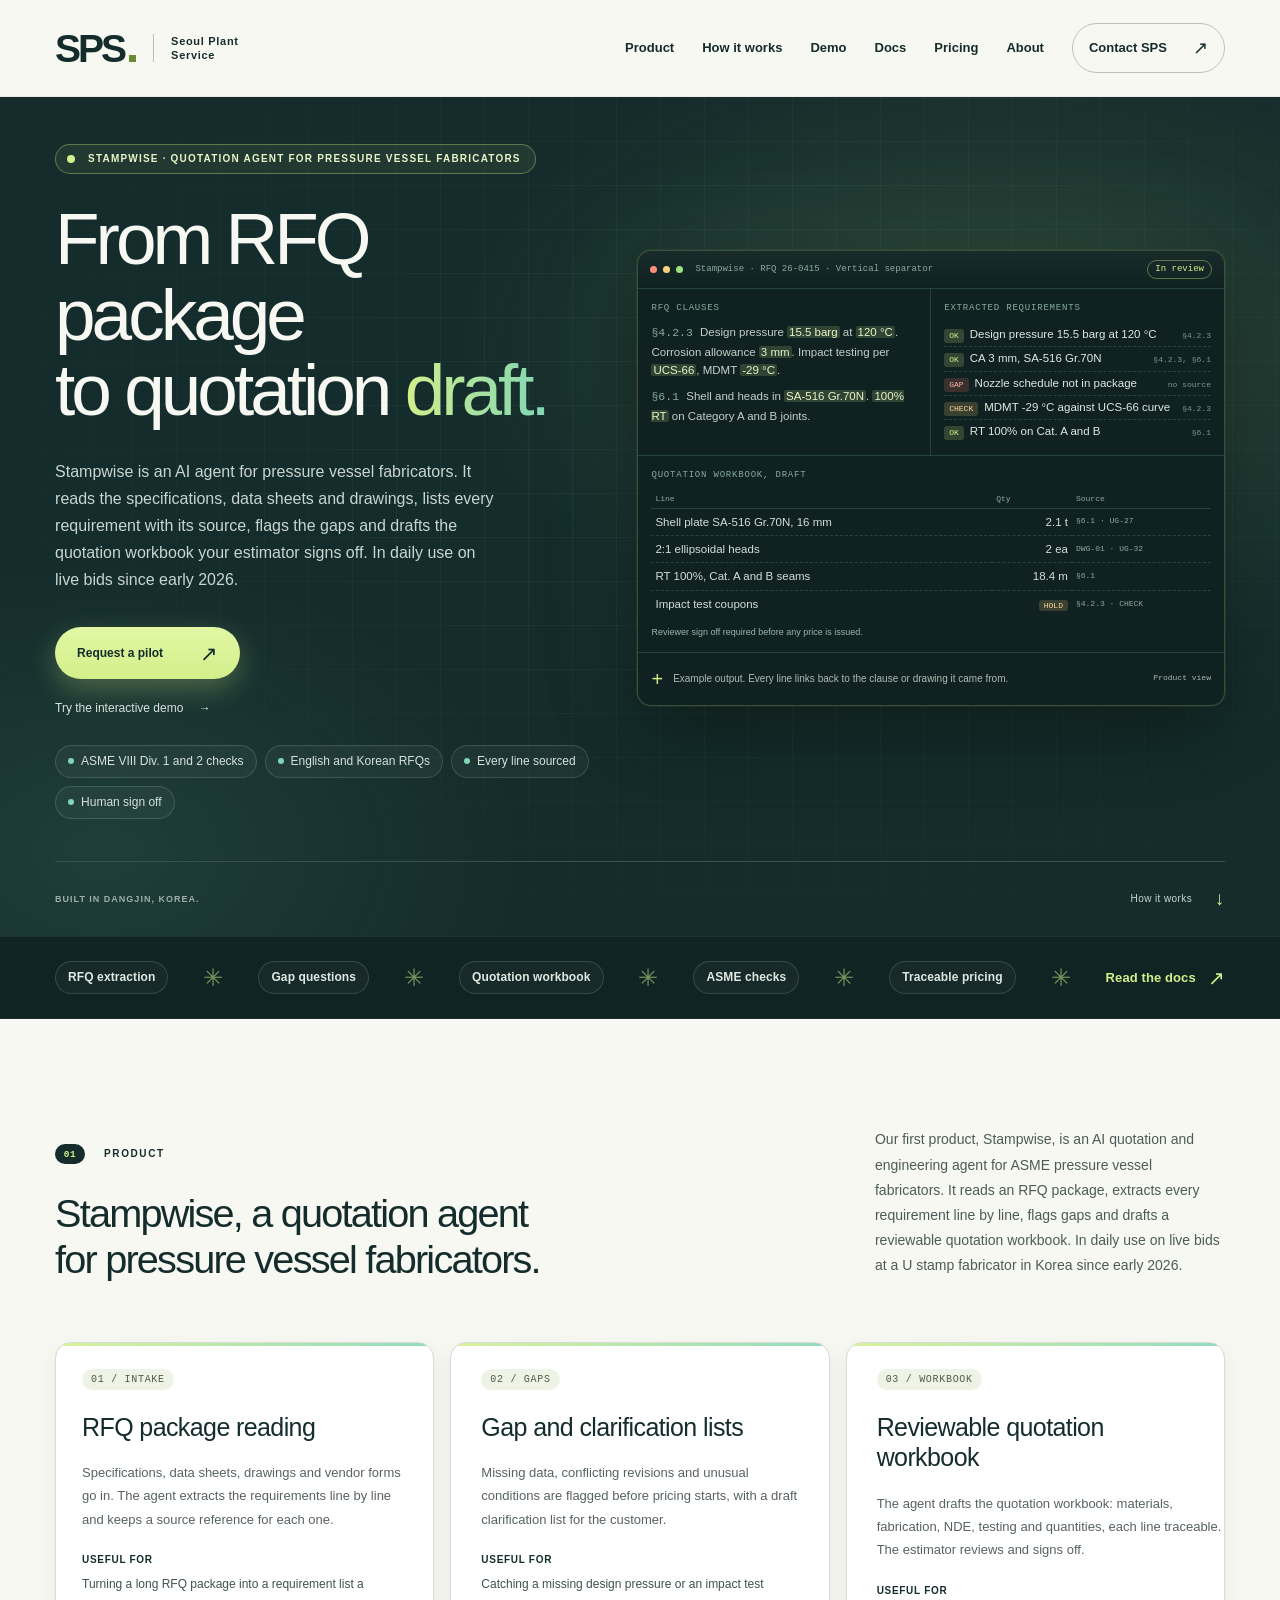
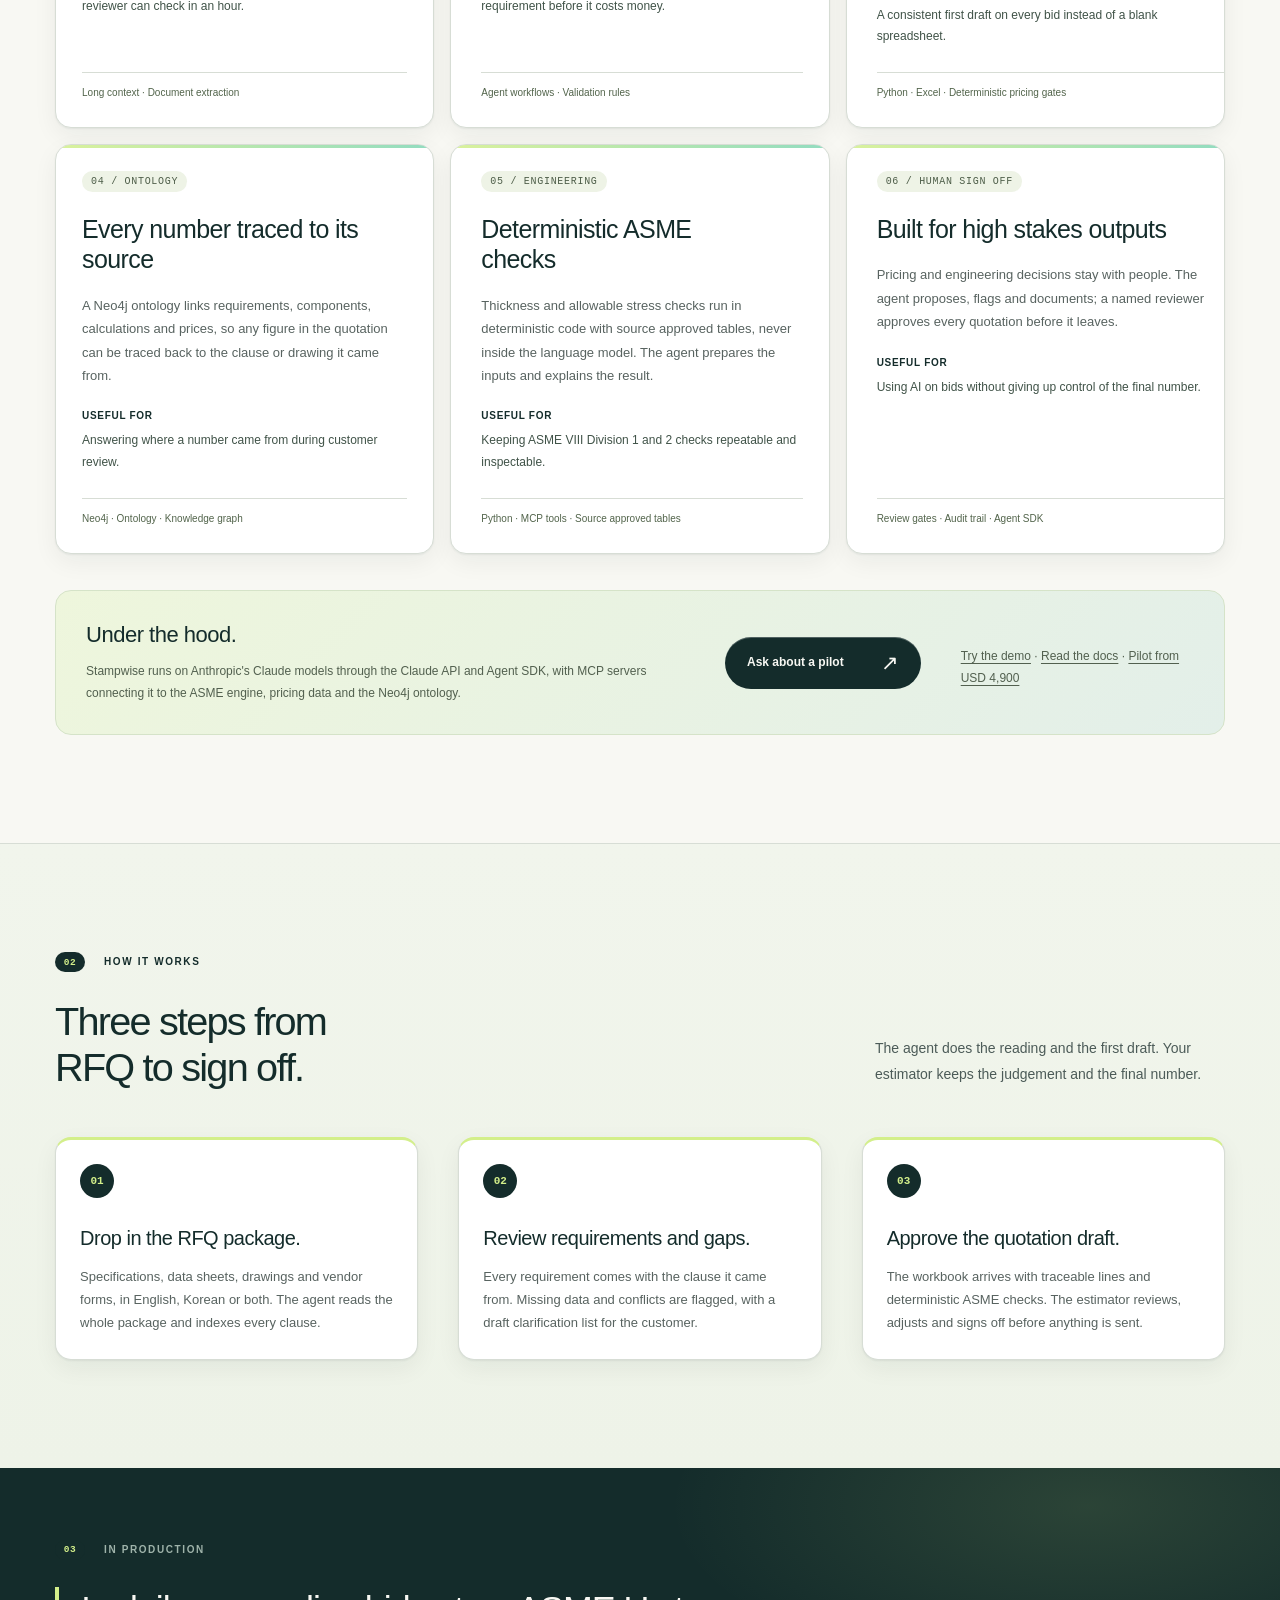
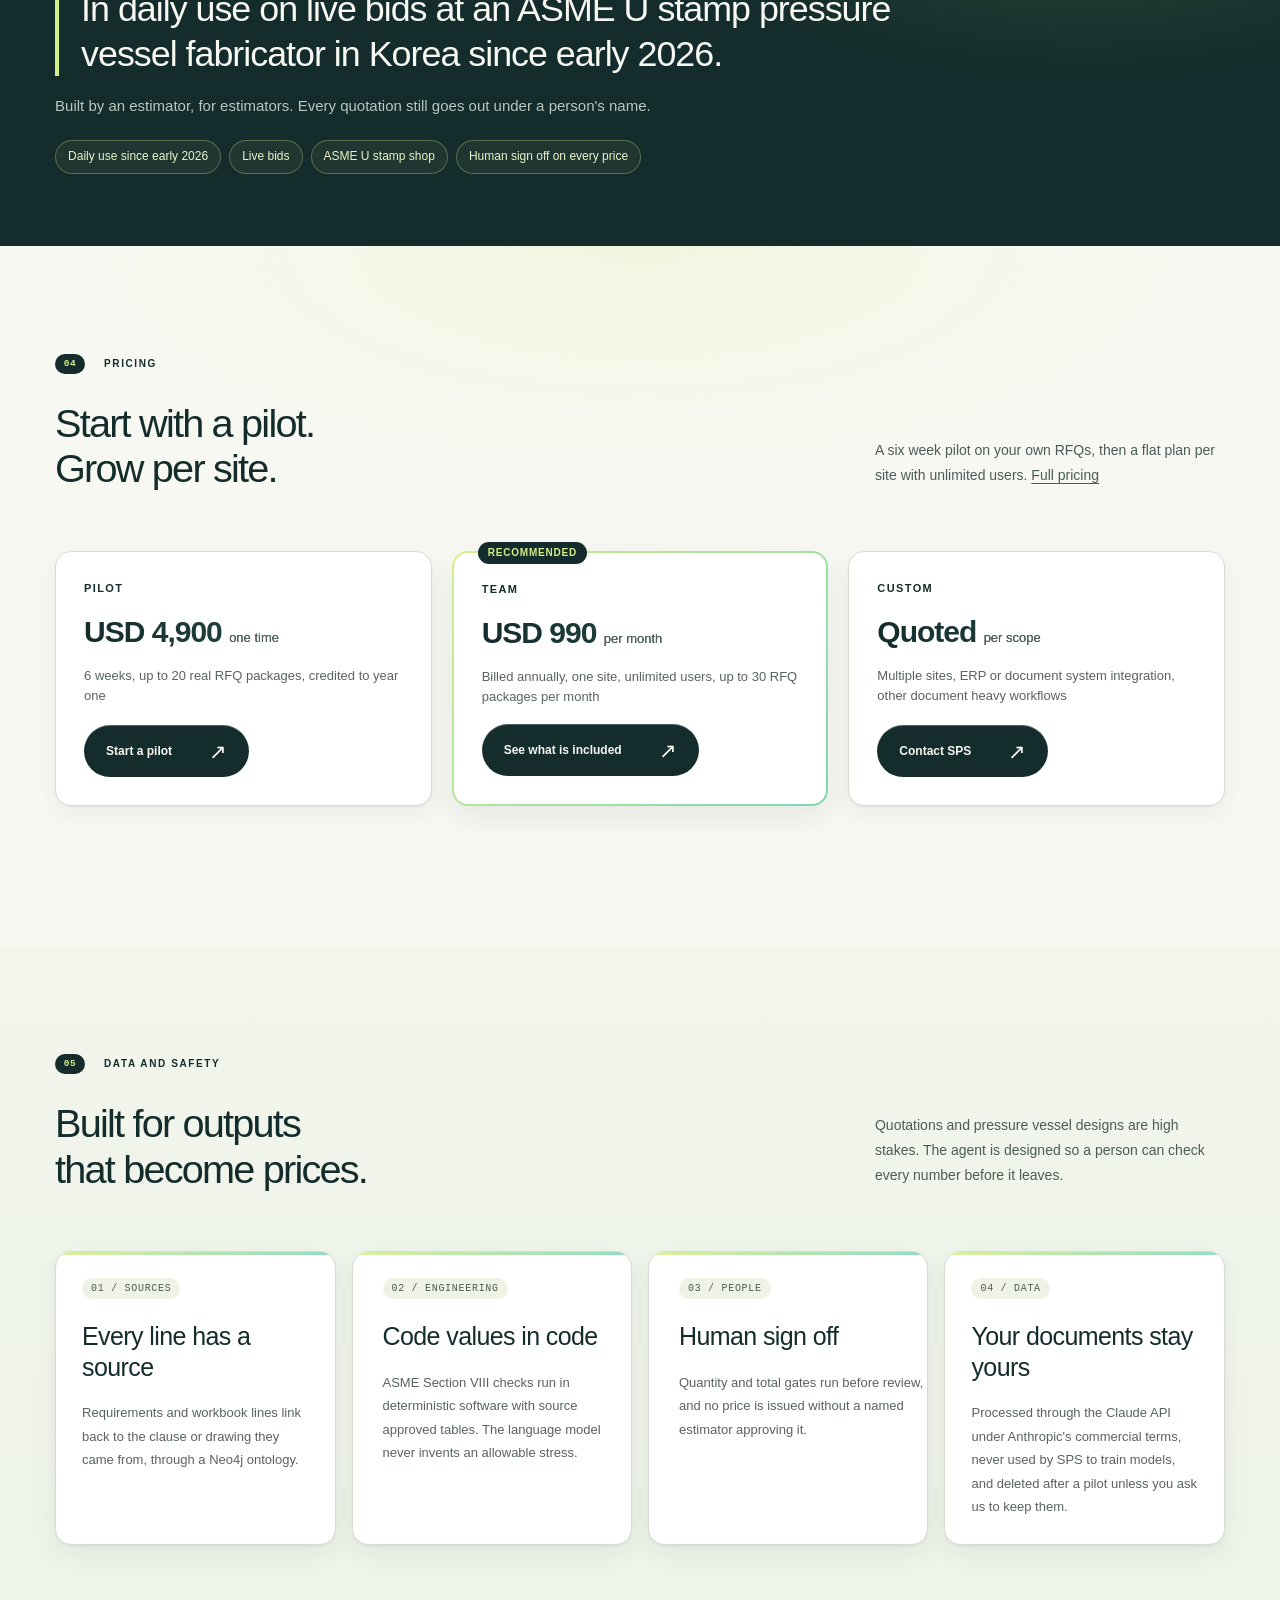
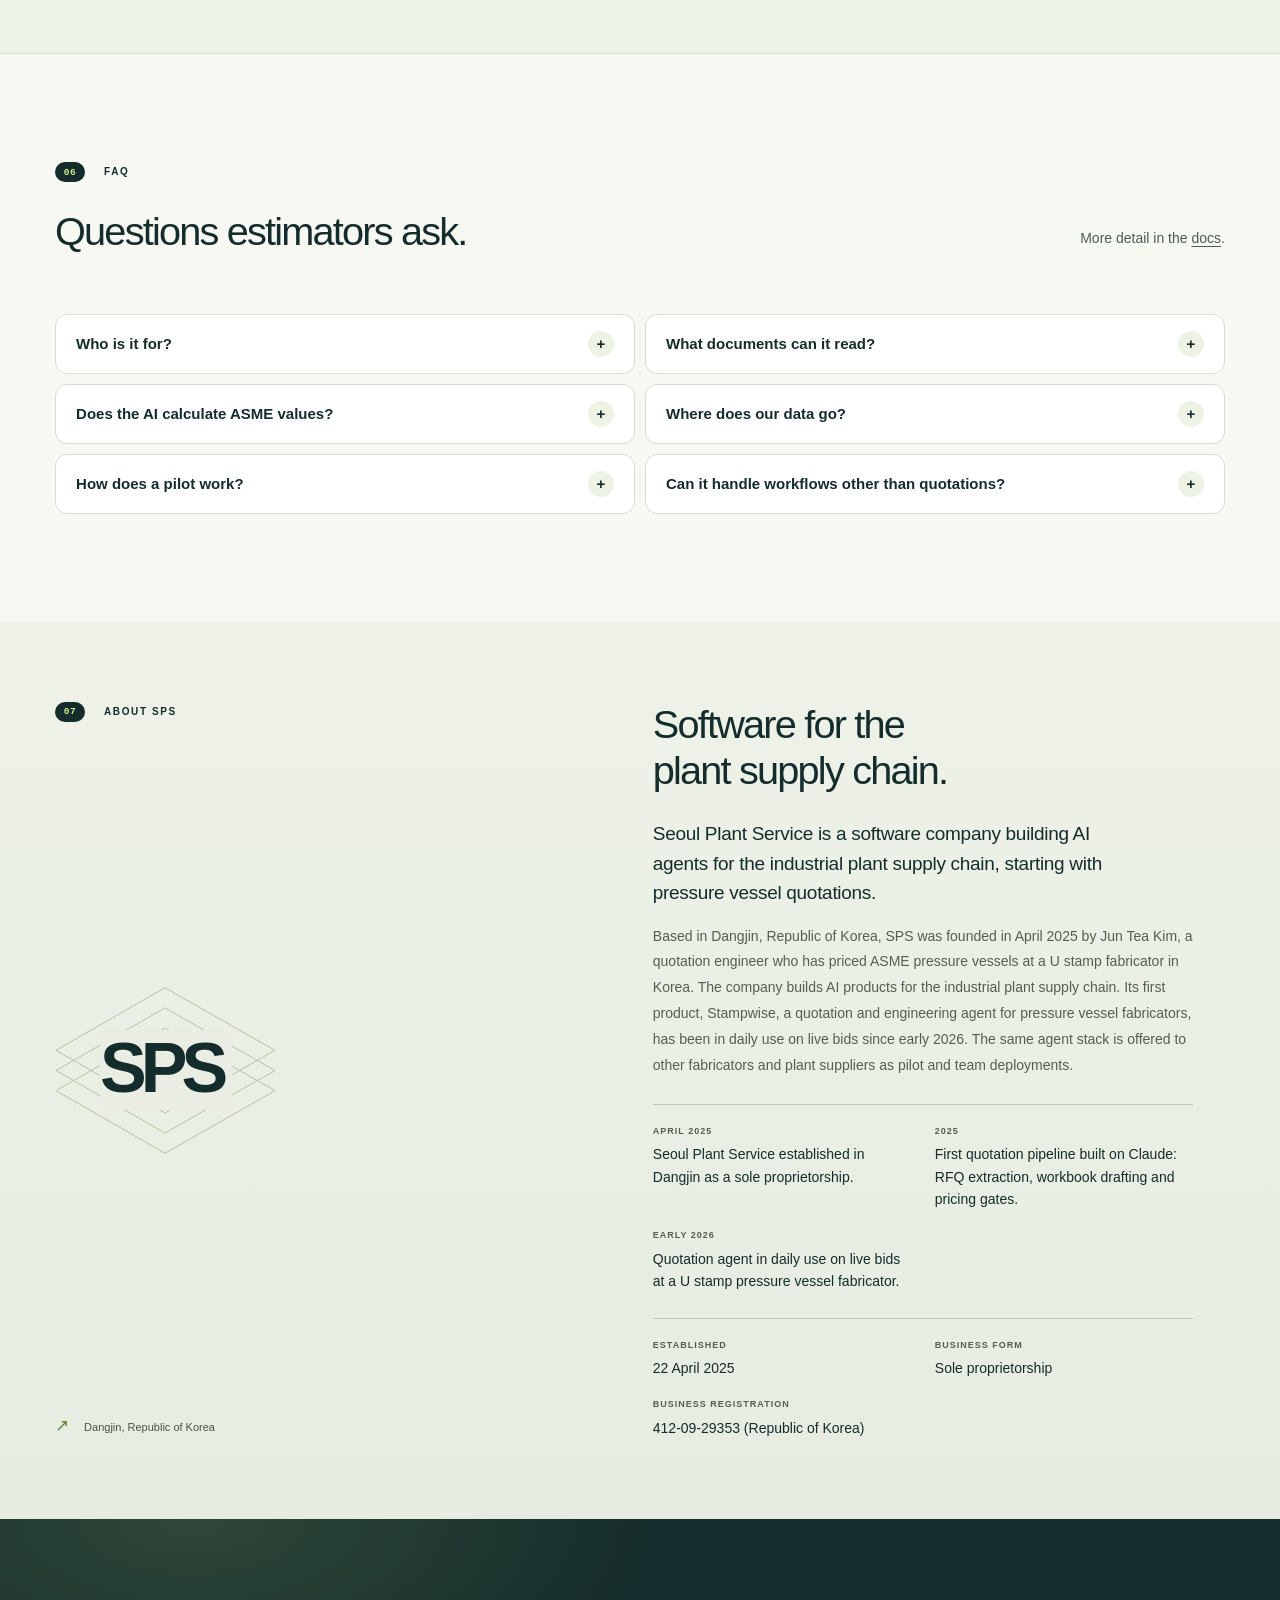
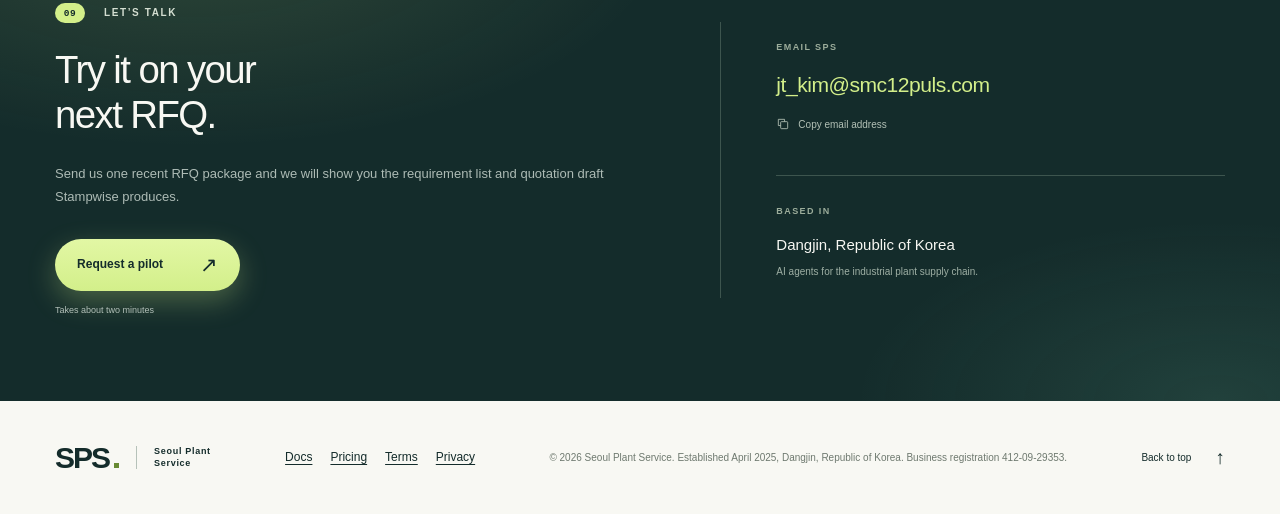
<file: index.html>
<!doctype html>
<html lang="en">
<head>
  <meta charset="utf-8">
  <meta name="viewport" content="width=device-width, initial-scale=1">
  <meta name="theme-color" content="#142c2b">
  <meta name="description" content="Stampwise by Seoul Plant Service: an AI quotation and engineering agent for ASME pressure vessel fabricators. Reads the RFQ package, lists every requirement with its source, flags gaps and drafts the quotation workbook. In daily use on live bids since early 2026.">
  <link rel="canonical" href="https://smc12puls.com/">
  <meta property="og:type" content="website">
  <meta property="og:url" content="https://smc12puls.com/">
  <meta property="og:title" content="Stampwise by Seoul Plant Service">
  <meta property="og:description" content="From RFQ package to quotation draft. Stampwise is an AI agent for pressure vessel fabricators, in daily use on live bids since early 2026. Pilots open.">
  <meta property="og:locale" content="en_US">
  <script id="sps-organization-schema" type="application/ld+json">
    {
      "@context": "https://schema.org",
      "@type": "Organization",
      "name": "Seoul Plant Service",
      "alternateName": "SPS",
      "url": "https://smc12puls.com/",
      "email": "jt_kim@smc12puls.com",
      "foundingDate": "2025-04-22",
      "taxID": "412-09-29353",
      "founder": {
        "@type": "Person",
        "name": "Jun Tea Kim"
      },
      "address": {
        "@type": "PostalAddress",
        "addressLocality": "Dangjin",
        "addressRegion": "Chungcheongnam-do",
        "addressCountry": "KR"
      },
      "description": "Seoul Plant Service is a software company building AI agents for the industrial plant supply chain. Its first product, Stampwise, is a quotation and engineering agent for ASME pressure vessel fabricators, in daily use on live bids since early 2026.",
      "knowsAbout": ["ASME pressure vessels", "Quotation automation", "Document extraction", "Model Context Protocol", "Neo4j knowledge graphs"]
    }
  </script>
  <script id="sps-product-schema" type="application/ld+json">
    {
      "@context": "https://schema.org",
      "@type": "SoftwareApplication",
      "name": "Stampwise",
      "alternateName": "SPS quotation agent",
      "applicationCategory": "BusinessApplication",
      "operatingSystem": "Cloud",
      "url": "https://smc12puls.com/#product",
      "description": "AI quotation and engineering agent for ASME pressure vessel fabricators. Reads RFQ packages, extracts requirements line by line, flags gaps, drafts a reviewable quotation workbook, traces every number through a Neo4j ontology and checks designs with a deterministic ASME engine. In daily use on live bids since early 2026.",
      "creator": { "@type": "Organization", "name": "Seoul Plant Service", "url": "https://smc12puls.com/" },
      "datePublished": "2026-01",
      "offers": [{ "@type": "Offer", "name": "6 week pilot", "price": "4900", "priceCurrency": "USD", "url": "https://smc12puls.com/pricing/" }, { "@type": "Offer", "name": "Team plan, per month billed annually", "price": "990", "priceCurrency": "USD", "url": "https://smc12puls.com/pricing/" }]
    }
  </script>
  <title>Stampwise by Seoul Plant Service | Quotation agent for pressure vessel fabricators</title>
  <link rel="icon" type="image/svg+xml" href="assets/favicon.svg">
  <link rel="stylesheet" href="styles.css">
  <script src="script.js" defer></script>
</head>
<body>
  <a class="skip-link" href="#main">Skip to content</a>

  <header class="site-header">
    <div class="container header-inner">
      <a class="brand" href="#top" aria-label="Seoul Plant Service home">
        <span class="wordmark" aria-hidden="true">SPS<span class="brand-square"></span></span>
        <span class="brand-name">Seoul Plant<br>Service</span>
      </a>
      <button class="menu-toggle" type="button" aria-expanded="false" aria-controls="main-navigation">
        <span class="menu-label">Menu</span><span class="menu-lines" aria-hidden="true"></span>
      </button>
      <nav class="main-navigation" id="main-navigation" aria-label="Main navigation">
        <a href="#product">Product</a>
        <a href="#how">How it works</a>
        <a href="/demo/">Demo</a>
        <a href="/docs/">Docs</a>
        <a href="/pricing/">Pricing</a>
        <a href="#about">About</a>
        <a class="nav-contact" href="#contact">Contact SPS <span aria-hidden="true">↗</span></a>
      </nav>
    </div>
  </header>

  <main id="main">
    <section class="hero" id="top" aria-labelledby="hero-title">
      <div class="container hero-inner">
        <div class="hero-copy">
          <p class="eyebrow light"><span class="status-dot" aria-hidden="true"></span> Stampwise · Quotation agent for pressure vessel fabricators</p>
          <h1 id="hero-title">From RFQ package<br>to quotation <em>draft.</em></h1>
          <p class="hero-description">Stampwise is an AI agent for pressure vessel fabricators. It reads the specifications, data sheets and drawings, lists every requirement with its source, flags the gaps and drafts the quotation workbook your estimator signs off. In daily use on live bids since early 2026.</p>
          <a class="button button-lime" href="/pilot/">Request a pilot <span aria-hidden="true">↗</span></a>
          <a class="hero-contact" href="/demo/">Try the interactive demo <span aria-hidden="true">→</span></a>
          <ul class="hero-chips" aria-label="Highlights"><li>ASME VIII Div. 1 and 2 checks</li><li>English and Korean RFQs</li><li>Every line sourced</li><li>Human sign off</li></ul>
        </div>
        <div class="hero-art product-shot" role="img" aria-label="Example output of Stampwise: RFQ clauses, extracted requirements and a quotation workbook with source references">
          <div class="shot-bar"><span class="dot"></span><span class="dot"></span><span class="dot"></span><span class="shot-title">Stampwise · RFQ 26-0415 · Vertical separator</span><span class="shot-state">In review</span></div>
          <div class="shot-body">
            <div class="shot-col">
              <p class="shot-h">RFQ clauses</p>
              <p class="clause"><span class="ref">§4.2.3</span> Design pressure <mark>15.5 barg</mark> at <mark>120 °C</mark>. Corrosion allowance <mark>3 mm</mark>. Impact testing per <mark>UCS-66</mark>, MDMT <mark>-29 °C</mark>.</p>
              <p class="clause"><span class="ref">§6.1</span> Shell and heads in <mark>SA-516 Gr.70N</mark>. <mark>100% RT</mark> on Category A and B joints.</p>
            </div>
            <div class="shot-col">
              <p class="shot-h">Extracted requirements</p>
              <ul class="req">
                <li><span class="ok">OK</span> Design pressure 15.5 barg at 120 °C <i>§4.2.3</i></li>
                <li><span class="ok">OK</span> CA 3 mm, SA-516 Gr.70N <i>§4.2.3, §6.1</i></li>
                <li><span class="gap">GAP</span> Nozzle schedule not in package <i>no source</i></li>
                <li><span class="chk">CHECK</span> MDMT -29 °C against UCS-66 curve <i>§4.2.3</i></li>
                <li><span class="ok">OK</span> RT 100% on Cat. A and B <i>§6.1</i></li>
              </ul>
            </div>
            <div class="shot-col shot-wide">
              <p class="shot-h">Quotation workbook, draft</p>
              <table class="wb">
                <tr><th>Line</th><th>Qty</th><th>Source</th></tr>
                <tr><td>Shell plate SA-516 Gr.70N, 16 mm</td><td>2.1 t</td><td>§6.1 · UG-27</td></tr>
                <tr><td>2:1 ellipsoidal heads</td><td>2 ea</td><td>DWG-01 · UG-32</td></tr>
                <tr><td>RT 100%, Cat. A and B seams</td><td>18.4 m</td><td>§6.1</td></tr>
                <tr><td>Impact test coupons</td><td><span class="hold">HOLD</span></td><td>§4.2.3 · CHECK</td></tr>
              </table>
              <p class="sign">Reviewer sign off required before any price is issued.</p>
            </div>
          </div>
          <p class="shot-caption"><span class="caption-cross" aria-hidden="true">+</span> Example output. Every line links back to the clause or drawing it came from.<span class="illustration-note">Product view</span></p>
        </div>
      </div>
      <div class="hero-bottom container">
        <p>BUILT IN DANGJIN, KOREA.</p>
        <a href="#how" aria-label="Scroll to how it works">How it works <span aria-hidden="true">↓</span></a>
      </div>
    </section>

    <div class="service-strip" aria-label="What Stampwise does">
      <div class="container service-strip-inner">
        <span>RFQ extraction</span><span aria-hidden="true">✳</span>
        <span>Gap questions</span><span aria-hidden="true">✳</span>
        <span>Quotation workbook</span><span aria-hidden="true">✳</span>
        <span>ASME checks</span><span aria-hidden="true">✳</span>
        <span>Traceable pricing</span><span aria-hidden="true">✳</span>
        <a class="strip-ai" href="/docs/">Read the docs <span aria-hidden="true">↗</span></a>
      </div>
    </div>

    <section class="section ai-section" id="product" aria-labelledby="product-title">
      <div class="container">
        <div class="section-heading">
          <div><p class="eyebrow"><span>01</span> Product</p><h2 id="product-title">Stampwise, a quotation agent<br>for pressure vessel fabricators.</h2></div>
          <p class="section-intro">Our first product, Stampwise, is an AI quotation and engineering agent for ASME pressure vessel fabricators. It reads an RFQ package, extracts every requirement line by line, flags gaps and drafts a reviewable quotation workbook. In daily use on live bids at a U stamp fabricator in Korea since early 2026.</p>
        </div>
        <div class="capability-grid">
          <article class="capability">
            <span class="capability-number" aria-hidden="true">01 / INTAKE</span>
            <h3>RFQ package reading</h3>
            <p>Specifications, data sheets, drawings and vendor forms go in. The agent extracts the requirements line by line and keeps a source reference for each one.</p>
            <p class="capability-output"><span>Useful for</span> Turning a long RFQ package into a requirement list a reviewer can check in an hour.</p>
            <p class="capability-tech">Long context · Document extraction</p>
          </article>
          <article class="capability">
            <span class="capability-number" aria-hidden="true">02 / GAPS</span>
            <h3>Gap and clarification lists</h3>
            <p>Missing data, conflicting revisions and unusual conditions are flagged before pricing starts, with a draft clarification list for the customer.</p>
            <p class="capability-output"><span>Useful for</span> Catching a missing design pressure or an impact test requirement before it costs money.</p>
            <p class="capability-tech">Agent workflows · Validation rules</p>
          </article>
          <article class="capability">
            <span class="capability-number" aria-hidden="true">03 / WORKBOOK</span>
            <h3>Reviewable quotation workbook</h3>
            <p>The agent drafts the quotation workbook: materials, fabrication, NDE, testing and quantities, each line traceable. The estimator reviews and signs off.</p>
            <p class="capability-output"><span>Useful for</span> A consistent first draft on every bid instead of a blank spreadsheet.</p>
            <p class="capability-tech">Python · Excel · Deterministic pricing gates</p>
          </article>
          <article class="capability">
            <span class="capability-number" aria-hidden="true">04 / ONTOLOGY</span>
            <h3>Every number traced to its source</h3>
            <p>A Neo4j ontology links requirements, components, calculations and prices, so any figure in the quotation can be traced back to the clause or drawing it came from.</p>
            <p class="capability-output"><span>Useful for</span> Answering where a number came from during customer review.</p>
            <p class="capability-tech">Neo4j · Ontology · Knowledge graph</p>
          </article>
          <article class="capability">
            <span class="capability-number" aria-hidden="true">05 / ENGINEERING</span>
            <h3>Deterministic ASME checks</h3>
            <p>Thickness and allowable stress checks run in deterministic code with source approved tables, never inside the language model. The agent prepares the inputs and explains the result.</p>
            <p class="capability-output"><span>Useful for</span> Keeping ASME VIII Division 1 and 2 checks repeatable and inspectable.</p>
            <p class="capability-tech">Python · MCP tools · Source approved tables</p>
          </article>
          <article class="capability">
            <span class="capability-number" aria-hidden="true">06 / HUMAN SIGN OFF</span>
            <h3>Built for high stakes outputs</h3>
            <p>Pricing and engineering decisions stay with people. The agent proposes, flags and documents; a named reviewer approves every quotation before it leaves.</p>
            <p class="capability-output"><span>Useful for</span> Using AI on bids without giving up control of the final number.</p>
            <p class="capability-tech">Review gates · Audit trail · Agent SDK</p>
          </article>
        </div>
        <div class="ai-scope">
          <div><h3>Under the hood.</h3><p>Stampwise runs on Anthropic's Claude models through the Claude API and Agent SDK, with MCP servers connecting it to the ASME engine, pricing data and the Neo4j ontology.</p></div>
          <a class="button button-ink" href="/pilot/">Ask about a pilot <span aria-hidden="true">↗</span></a>
          <p class="product-links"><a href="/demo/">Try the demo</a> · <a href="/docs/">Read the docs</a> · <a href="/pricing/">Pilot from USD 4,900</a></p>
        </div>
      </div>
    </section>

    <section class="section approach-section" id="how" aria-labelledby="how-title">
      <div class="container">
        <div class="section-heading"><div><p class="eyebrow"><span>02</span> How it works</p><h2 id="how-title">Three steps from<br>RFQ to sign off.</h2></div><p class="section-intro">The agent does the reading and the first draft. Your estimator keeps the judgement and the final number.</p></div>
        <ol class="approach-steps">
          <li><div class="step-top"><span>01</span><span class="step-arrow" aria-hidden="true">↗</span></div><h3>Drop in the RFQ package.</h3><p>Specifications, data sheets, drawings and vendor forms, in English, Korean or both. The agent reads the whole package and indexes every clause.</p></li>
          <li><div class="step-top"><span>02</span><span class="step-arrow" aria-hidden="true">↗</span></div><h3>Review requirements and gaps.</h3><p>Every requirement comes with the clause it came from. Missing data and conflicts are flagged, with a draft clarification list for the customer.</p></li>
          <li><div class="step-top"><span>03</span><span class="step-arrow" aria-hidden="true">↗</span></div><h3>Approve the quotation draft.</h3><p>The workbook arrives with traceable lines and deterministic ASME checks. The estimator reviews, adjusts and signs off before anything is sent.</p></li>
        </ol>
      </div>
    </section>

    <section class="proof-section" id="proof" aria-labelledby="proof-title">
      <div class="container proof-inner">
        <p class="eyebrow"><span>03</span> In production</p>
        <p class="proof-statement" id="proof-title">In daily use on live bids at an ASME U stamp pressure vessel fabricator in Korea since early 2026.</p>
        <p class="proof-note">Built by an estimator, for estimators. Every quotation still goes out under a person's name.</p>
        <ul class="proof-chips" aria-label="Facts"><li>Daily use since early 2026</li><li>Live bids</li><li>ASME U stamp shop</li><li>Human sign off on every price</li></ul>
      </div>
    </section>

    <section class="section pricing-section" id="pricing" aria-labelledby="pricing-title">
      <div class="container">
        <div class="section-heading"><div><p class="eyebrow"><span>04</span> Pricing</p><h2 id="pricing-title">Start with a pilot.<br>Grow per site.</h2></div><p class="section-intro">A six week pilot on your own RFQs, then a flat plan per site with unlimited users. <a class="text-link-inline" href="/pricing/">Full pricing</a></p></div>
        <div class="price-grid">
          <article class="price-card"><p class="price-name">Pilot</p><p class="price-amount">USD 4,900 <span>one time</span></p><p class="price-note">6 weeks, up to 20 real RFQ packages, credited to year one</p><a class="button button-ink" href="/pilot/">Start a pilot <span aria-hidden="true">↗</span></a></article>
          <article class="price-card featured"><p class="price-name">Team</p><p class="price-amount">USD 990 <span>per month</span></p><p class="price-note">Billed annually, one site, unlimited users, up to 30 RFQ packages per month</p><a class="button button-ink" href="/pricing/">See what is included <span aria-hidden="true">↗</span></a></article>
          <article class="price-card"><p class="price-name">Custom</p><p class="price-amount">Quoted <span>per scope</span></p><p class="price-note">Multiple sites, ERP or document system integration, other document heavy workflows</p><a class="button button-ink" href="/pilot/">Contact SPS <span aria-hidden="true">↗</span></a></article>
        </div>
      </div>
    </section>

    <section class="section ai-section" id="security" aria-labelledby="security-title">
      <div class="container">
        <div class="section-heading"><div><p class="eyebrow"><span>05</span> Data and safety</p><h2 id="security-title">Built for outputs<br>that become prices.</h2></div><p class="section-intro">Quotations and pressure vessel designs are high stakes. The agent is designed so a person can check every number before it leaves.</p></div>
        <div class="capability-grid">
          <article class="capability"><span class="capability-number" aria-hidden="true">01 / SOURCES</span><h3>Every line has a source</h3><p>Requirements and workbook lines link back to the clause or drawing they came from, through a Neo4j ontology.</p></article>
          <article class="capability"><span class="capability-number" aria-hidden="true">02 / ENGINEERING</span><h3>Code values in code</h3><p>ASME Section VIII checks run in deterministic software with source approved tables. The language model never invents an allowable stress.</p></article>
          <article class="capability"><span class="capability-number" aria-hidden="true">03 / PEOPLE</span><h3>Human sign off</h3><p>Quantity and total gates run before review, and no price is issued without a named estimator approving it.</p></article>
          <article class="capability"><span class="capability-number" aria-hidden="true">04 / DATA</span><h3>Your documents stay yours</h3><p>Processed through the Claude API under Anthropic's commercial terms, never used by SPS to train models, and deleted after a pilot unless you ask us to keep them.</p></article>
        </div>
      </div>
    </section>

    <section class="section faq-section" id="faq" aria-labelledby="faq-title">
      <div class="container">
        <div class="section-heading"><div><p class="eyebrow"><span>06</span> FAQ</p><h2 id="faq-title">Questions estimators ask.</h2></div><p class="section-intro">More detail in the <a class="text-link-inline" href="/docs/">docs</a>.</p></div>
        <div class="faq-list">
          <details class="faq-item"><summary>Who is it for?</summary><p>Pressure vessel and heat exchanger fabricators, and other plant suppliers who quote against engineering RFQ packages.</p></details>
          <details class="faq-item"><summary>What documents can it read?</summary><p>PDF, Word and Excel files: specifications, data sheets, material requisitions, vendor forms and drawings in PDF. English, Korean and mixed packages.</p></details>
          <details class="faq-item"><summary>Does the AI calculate ASME values?</summary><p>No. The model prepares inputs and explains results. Thickness and allowable stress checks run in deterministic code with source approved tables.</p></details>
          <details class="faq-item"><summary>Where does our data go?</summary><p>Documents are processed through the Claude API under Anthropic's commercial terms. SPS does not use them to train models. See the <a href="/privacy/">Privacy Policy</a>.</p></details>
          <details class="faq-item"><summary>How does a pilot work?</summary><p>Six weeks on one product family and up to 20 of your real RFQ packages, with a weekly review and an evaluation report at the end. The fee is credited to year one if you subscribe within 30 days.</p></details>
          <details class="faq-item"><summary>Can it handle workflows other than quotations?</summary><p>Yes, as a custom deployment of the same agent stack, for example RFQ intake or engineering knowledge search. See <a href="/pricing/">Pricing</a>.</p></details>
        </div>
      </div>
    </section>

    <section class="about-section" id="about" aria-labelledby="about-title">
      <div class="container about-grid">
        <div class="about-label"><p class="eyebrow"><span>07</span> About SPS</p><div class="about-emblem" aria-hidden="true"><span>SPS</span><svg viewBox="0 0 220 160" fill="none"><path d="m1 80 108-62 109 62-109 62L1 80Z"/><path d="m1 100 108-62 109 62-109 62L1 100Z"/><path d="m1 60 108-62 109 62-109 62L1 60Z"/></svg></div><p class="about-location"><span aria-hidden="true">↗</span> Dangjin, Republic of Korea</p></div>
        <div class="about-copy">
          <h2 id="about-title">Software for the<br>plant supply chain.</h2>
          <p class="about-lead">Seoul Plant Service is a software company building AI agents for the industrial plant supply chain, starting with pressure vessel quotations.</p>
          <p>Based in Dangjin, Republic of Korea, SPS was founded in April 2025 by Jun Tea Kim, a quotation engineer who has priced ASME pressure vessels at a U stamp fabricator in Korea. The company builds AI products for the industrial plant supply chain. Its first product, Stampwise, a quotation and engineering agent for pressure vessel fabricators, has been in daily use on live bids since early 2026. The same agent stack is offered to other fabricators and plant suppliers as pilot and team deployments.</p>
          <dl class="company-facts" aria-label="Milestones">
            <div><dt>April 2025</dt><dd>Seoul Plant Service established in Dangjin as a sole proprietorship.</dd></div>
            <div><dt>2025</dt><dd>First quotation pipeline built on Claude: RFQ extraction, workbook drafting and pricing gates.</dd></div>
            <div><dt>Early 2026</dt><dd>Quotation agent in daily use on live bids at a U stamp pressure vessel fabricator.</dd></div>
          </dl>
          <dl class="company-facts">
            <div><dt>Established</dt><dd><time datetime="2025-04-22">22 April 2025</time></dd></div>
            <div><dt>Business form</dt><dd>Sole proprietorship</dd></div>
            <div><dt>Business registration</dt><dd>412-09-29353 (Republic of Korea)</dd></div>
          </dl>
        </div>
      </div>
    </section>


    <section class="contact-section" id="contact" aria-labelledby="contact-title">
      <div class="container contact-inner">
        <div class="contact-copy"><p class="eyebrow light"><span>09</span> Let’s talk</p><h2 id="contact-title">Try it on your<br>next RFQ.</h2><p>Send us one recent RFQ package and we will show you the requirement list and quotation draft Stampwise produces.</p><a class="button button-lime" href="/pilot/">Request a pilot <span aria-hidden="true">↗</span></a><span class="email-app-note">Takes about two minutes</span></div>
        <div class="contact-details"><span class="contact-detail-label">EMAIL SPS</span><a class="email-address" href="mailto:jt_kim@smc12puls.com">jt_kim<wbr>@smc12puls.com</a><div class="copy-row"><button class="copy-email" type="button" data-email="jt_kim@smc12puls.com"><svg viewBox="0 0 18 18" fill="none" aria-hidden="true"><rect x="6" y="6" width="9" height="9" rx="1"/><path d="M11 6V3H3v8h3"/></svg>Copy email address</button><span class="copy-status" role="status" aria-live="polite"></span></div><div class="contact-location"><span class="contact-detail-label">BASED IN</span><p>Dangjin, Republic of Korea</p><span class="location-note">AI agents for the industrial plant supply chain.</span></div></div>
      </div>
    </section>

  </main>

  <footer class="site-footer"><div class="container footer-inner"><a class="brand footer-brand" href="#top" aria-label="Seoul Plant Service, back to top"><span class="wordmark" aria-hidden="true">SPS<span class="brand-square"></span></span><span class="brand-name">Seoul Plant<br>Service</span></a><nav class="footer-links" aria-label="Company"><a href="/docs/">Docs</a><a href="/pricing/">Pricing</a><a href="/terms/">Terms</a><a href="/privacy/">Privacy</a></nav><p id="company-information">© <span id="year">2026</span> Seoul Plant Service. Established April 2025, Dangjin, Republic of Korea. Business registration 412-09-29353.</p><a class="back-to-top" href="#top">Back to top <span aria-hidden="true">↑</span></a></div></footer>
</body>
</html>
</file>
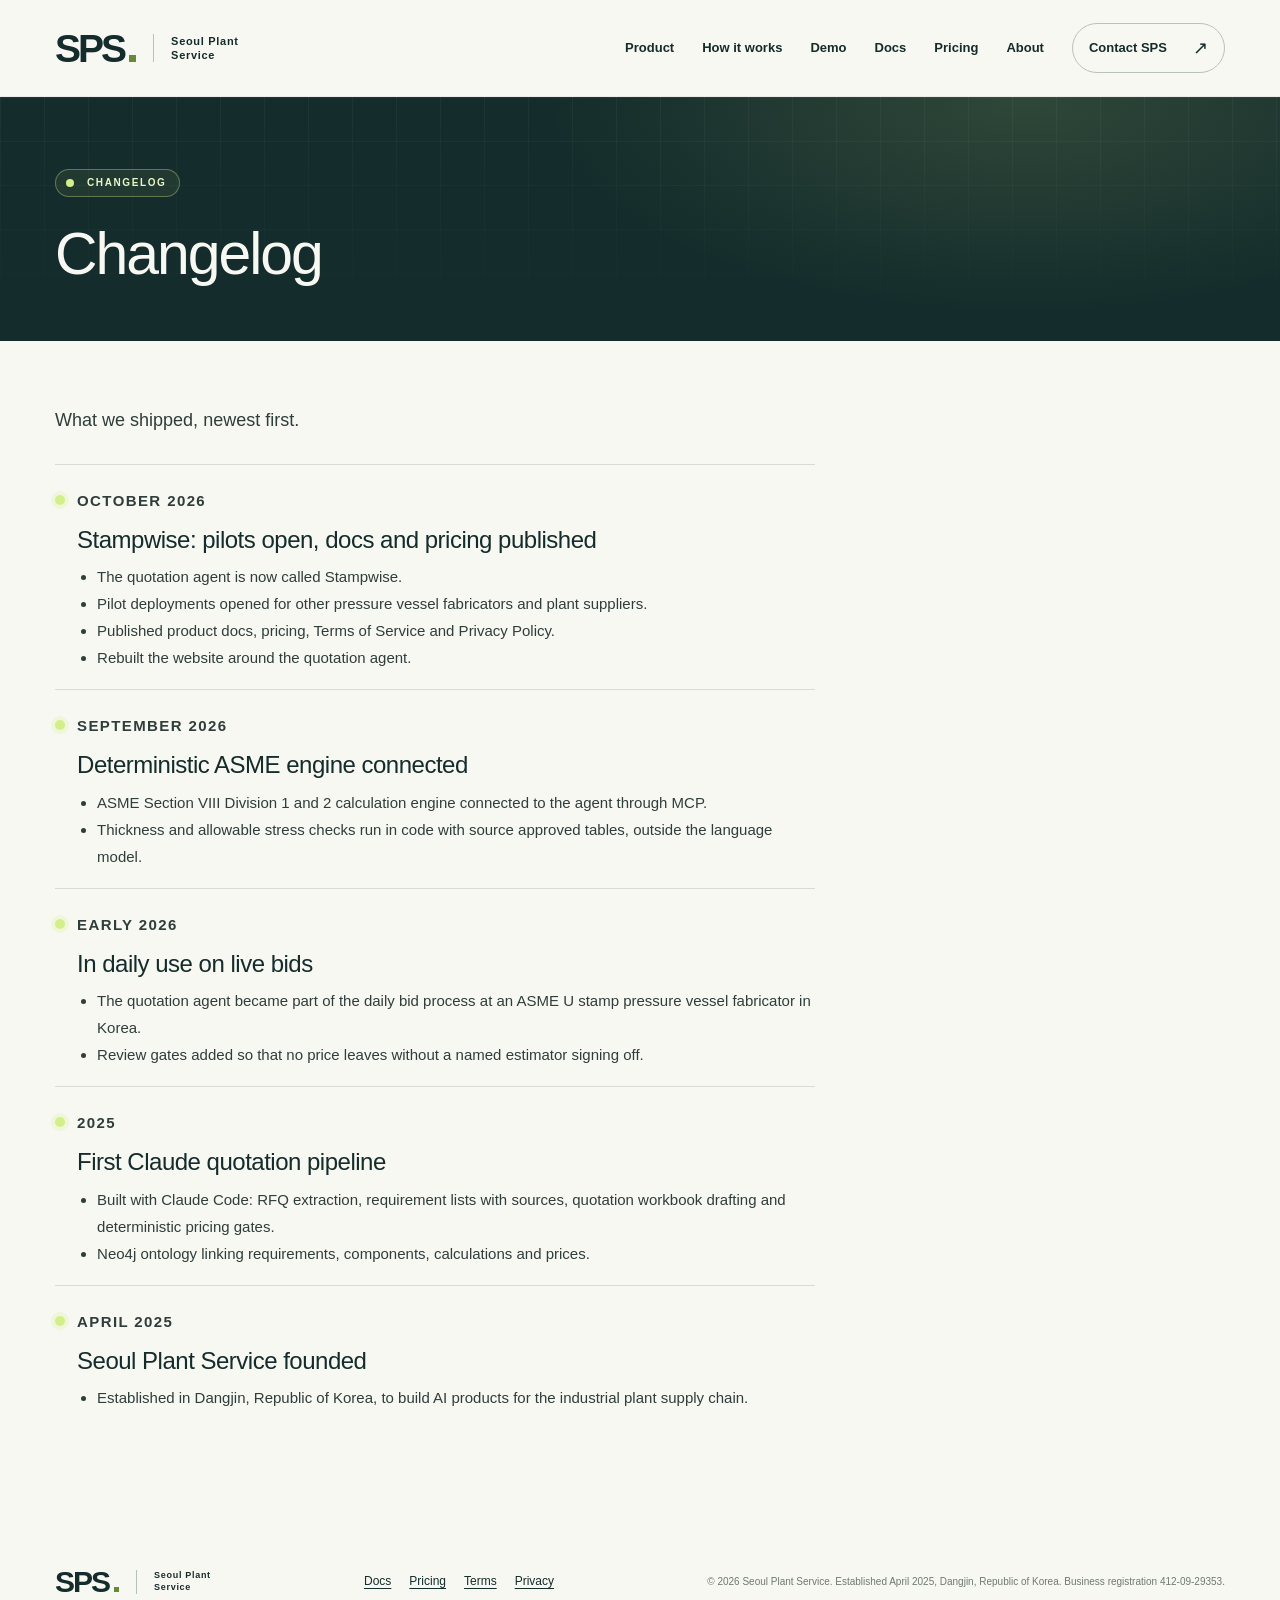
<file: changelog/index.html>
<!doctype html>
<html lang="en">
<head>
  <meta charset="utf-8">
  <meta name="robots" content="noindex">
  <meta name="viewport" content="width=device-width, initial-scale=1">
  <meta name="description" content="What Seoul Plant Service has shipped: Stampwise, the Claude quotation agent for pressure vessel fabricators, from the first pipeline in 2025 to pilots in October 2026.">
  <link rel="canonical" href="https://smc12puls.com/changelog/">
  <meta property="og:type" content="website">
  <meta property="og:url" content="https://smc12puls.com/changelog/">
  <meta property="og:title" content="Changelog | Seoul Plant Service">
  <meta property="og:description" content="What Seoul Plant Service has shipped: Stampwise, the Claude quotation agent for pressure vessel fabricators, from the first pipeline in 2025 to pilots in October 2026.">
  <title>Changelog | Seoul Plant Service</title>
  <link rel="icon" type="image/svg+xml" href="/assets/favicon.svg">
  <link rel="stylesheet" href="/styles.css">
  <script src="/script.js" defer></script>
</head>
<body>
  <a class="skip-link" href="#main">Skip to content</a>

  <header class="site-header">
    <div class="container header-inner">
      <a class="brand" href="/" aria-label="Seoul Plant Service home">
        <span class="wordmark" aria-hidden="true">SPS<span class="brand-square"></span></span>
        <span class="brand-name">Seoul Plant<br>Service</span>
      </a>
      <button class="menu-toggle" type="button" aria-expanded="false" aria-controls="main-navigation">
        <span class="menu-label">Menu</span><span class="menu-lines" aria-hidden="true"></span>
      </button>
      <nav class="main-navigation" id="main-navigation" aria-label="Main navigation">
        <a href="/#product">Product</a>
        <a href="/#how">How it works</a>
        <a href="/demo/">Demo</a>
        <a href="/docs/">Docs</a>
        <a href="/pricing/">Pricing</a>
        <a href="/#about">About</a>
        <a class="nav-contact" href="/#contact">Contact SPS <span aria-hidden="true">↗</span></a>
      </nav>
    </div>
  </header>

  <main id="main">
    <section class="page-hero" aria-labelledby="page-title">
      <div class="container">
        <p class="eyebrow light"><span class="status-dot" aria-hidden="true"></span> Changelog</p>
        <h1 id="page-title" class="page-title">Changelog</h1>
      </div>
    </section>
    <section class="section page-body">
      <div class="container">
        <div class="prose changelog">
          <p class="lead">What we shipped, newest first.</p>
          <article class="log-entry"><p class="log-date">October 2026</p><h2>Stampwise: pilots open, docs and pricing published</h2><ul><li>The quotation agent is now called Stampwise.</li><li>Pilot deployments opened for other pressure vessel fabricators and plant suppliers.</li><li>Published product docs, pricing, Terms of Service and Privacy Policy.</li><li>Rebuilt the website around the quotation agent.</li></ul></article>
          <article class="log-entry"><p class="log-date">September 2026</p><h2>Deterministic ASME engine connected</h2><ul><li>ASME Section VIII Division 1 and 2 calculation engine connected to the agent through MCP.</li><li>Thickness and allowable stress checks run in code with source approved tables, outside the language model.</li></ul></article>
          <article class="log-entry"><p class="log-date">Early 2026</p><h2>In daily use on live bids</h2><ul><li>The quotation agent became part of the daily bid process at an ASME U stamp pressure vessel fabricator in Korea.</li><li>Review gates added so that no price leaves without a named estimator signing off.</li></ul></article>
          <article class="log-entry"><p class="log-date">2025</p><h2>First Claude quotation pipeline</h2><ul><li>Built with Claude Code: RFQ extraction, requirement lists with sources, quotation workbook drafting and deterministic pricing gates.</li><li>Neo4j ontology linking requirements, components, calculations and prices.</li></ul></article>
          <article class="log-entry"><p class="log-date">April 2025</p><h2>Seoul Plant Service founded</h2><ul><li>Established in Dangjin, Republic of Korea, to build AI products for the industrial plant supply chain.</li></ul></article>
        </div>
      </div>
    </section>
  </main>

  <footer class="site-footer"><div class="container footer-inner"><a class="brand footer-brand" href="/" aria-label="Seoul Plant Service home"><span class="wordmark" aria-hidden="true">SPS<span class="brand-square"></span></span><span class="brand-name">Seoul Plant<br>Service</span></a><nav class="footer-links" aria-label="Company"><a href="/docs/">Docs</a><a href="/pricing/">Pricing</a><a href="/terms/">Terms</a><a href="/privacy/">Privacy</a></nav><p id="company-information">© <span id="year">2026</span> Seoul Plant Service. Established April 2025, Dangjin, Republic of Korea. Business registration 412-09-29353.</p></div></footer>
</body>
</html>
</file>
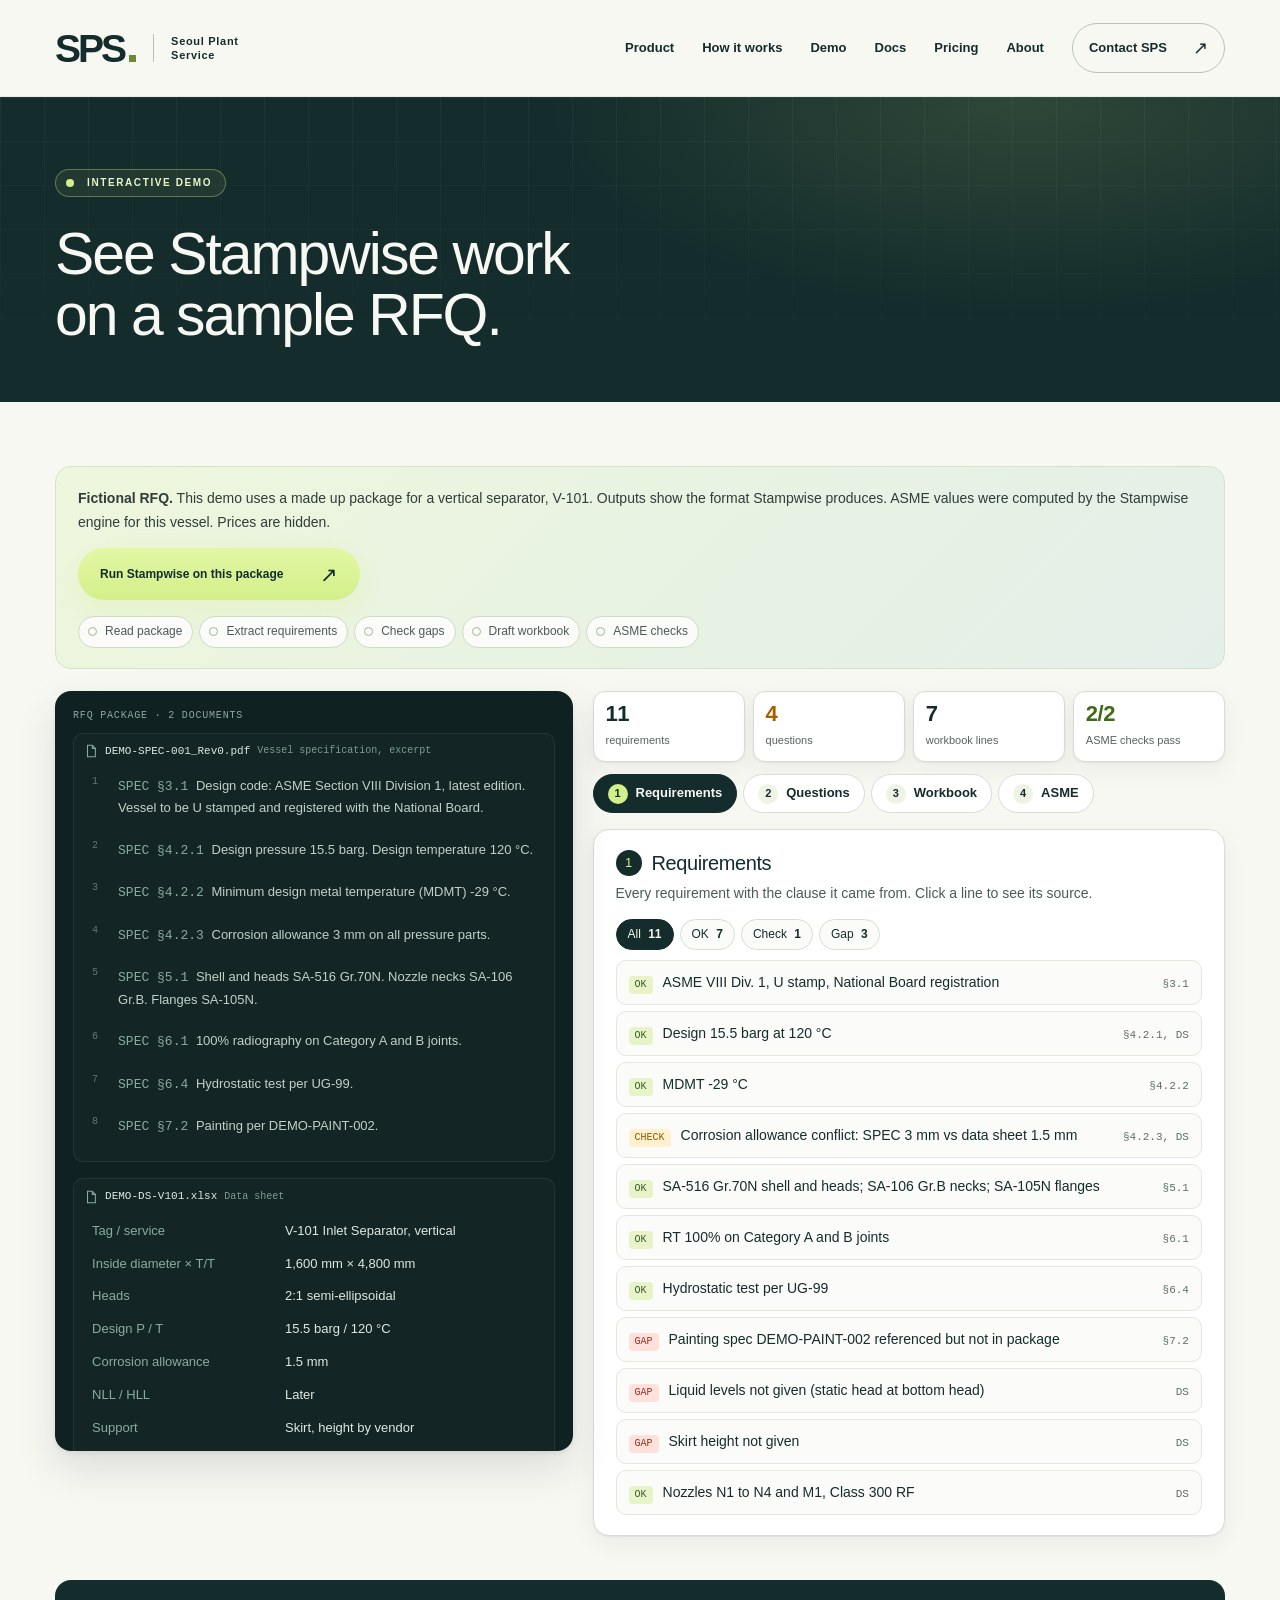
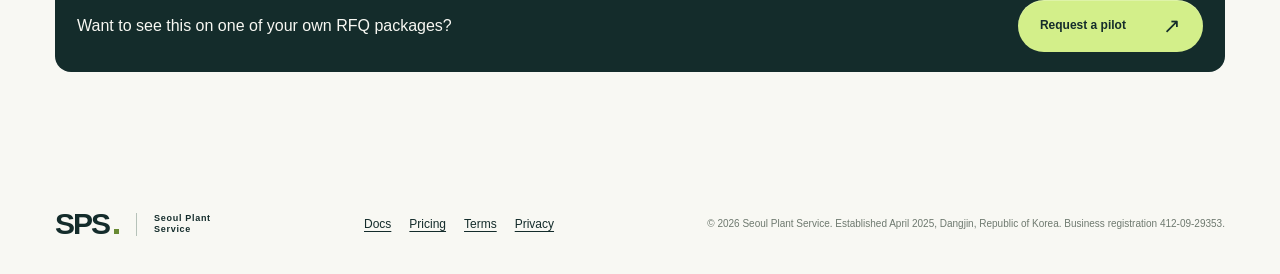
<file: demo/index.html>
<!doctype html>
<html lang="en">
<head>
  <meta charset="utf-8">
  <meta name="viewport" content="width=device-width, initial-scale=1">
  <meta name="description" content="Interactive Stampwise demo on a fictional pressure vessel RFQ: requirements with sources, gap questions, a quotation workbook draft and ASME checks.">
  <link rel="canonical" href="https://smc12puls.com/demo/">
  <meta property="og:type" content="website">
  <meta property="og:url" content="https://smc12puls.com/demo/">
  <meta property="og:title" content="Stampwise demo | Seoul Plant Service">
  <meta property="og:description" content="Interactive Stampwise demo on a fictional pressure vessel RFQ: requirements with sources, gap questions, a quotation workbook draft and ASME checks.">
  <title>Stampwise demo | Seoul Plant Service</title>
  <link rel="icon" type="image/svg+xml" href="/assets/favicon.svg">
  <link rel="stylesheet" href="/styles.css">
  <script src="/script.js" defer></script>
  <script src="/demo/demo.js" defer></script>
</head>
<body>
  <a class="skip-link" href="#main">Skip to content</a>

  <header class="site-header">
    <div class="container header-inner">
      <a class="brand" href="/" aria-label="Seoul Plant Service home">
        <span class="wordmark" aria-hidden="true">SPS<span class="brand-square"></span></span>
        <span class="brand-name">Seoul Plant<br>Service</span>
      </a>
      <button class="menu-toggle" type="button" aria-expanded="false" aria-controls="main-navigation">
        <span class="menu-label">Menu</span><span class="menu-lines" aria-hidden="true"></span>
      </button>
      <nav class="main-navigation" id="main-navigation" aria-label="Main navigation">
        <a href="/#product">Product</a>
        <a href="/#how">How it works</a>
        <a href="/demo/">Demo</a>
        <a href="/docs/">Docs</a>
        <a href="/pricing/">Pricing</a>
        <a href="/#about">About</a>
        <a class="nav-contact" href="/#contact">Contact SPS <span aria-hidden="true">↗</span></a>
      </nav>
    </div>
  </header>

  <main id="main">
    <section class="page-hero" aria-labelledby="page-title">
      <div class="container">
        <p class="eyebrow light"><span class="status-dot" aria-hidden="true"></span> Interactive demo</p>
        <h1 id="page-title" class="page-title">See Stampwise work<br>on a sample RFQ.</h1>
      </div>
    </section>
    <section class="section page-body">
      <div class="container">
        <div class="demo-banner">
          <p><strong>Fictional RFQ.</strong> This demo uses a made up package for a vertical separator, V-101. Outputs show the format Stampwise produces. ASME values were computed by the Stampwise engine for this vessel. Prices are hidden.</p>
          <button type="button" class="button button-lime demo-run" data-run>Run Stampwise on this package <span aria-hidden="true">↗</span></button>
          <ol class="run-steps" aria-label="Run progress"><li data-i="0">Read package</li><li data-i="1">Extract requirements</li><li data-i="2">Check gaps</li><li data-i="3">Draft workbook</li><li data-i="4">ASME checks</li></ol>
          <p class="demo-progress" aria-live="polite" hidden></p>
        </div>
        <div class="demo-layout demo-v2">
          <aside class="demo-doc" aria-label="RFQ package">
            <p class="pane-h">RFQ package · 2 documents</p>
            <div class="doc-block"><p class="doc-title"><svg class="ico" viewBox="0 0 16 16" aria-hidden="true"><path d="M4 1.5h5.5L13 5v9.5H4z" fill="none" stroke="currentColor" stroke-width="1.2"/><path d="M9.5 1.5V5H13" fill="none" stroke="currentColor" stroke-width="1.2"/></svg><span>DEMO-SPEC-001_Rev0.pdf</span><em>Vessel specification, excerpt</em></p><p class="clause" id="c31"><span class="ref">SPEC §3.1</span> Design code: ASME Section VIII Division 1, latest edition. Vessel to be U stamped and registered with the National Board.</p><p class="clause" id="c421"><span class="ref">SPEC §4.2.1</span> Design pressure 15.5 barg. Design temperature 120 °C.</p><p class="clause" id="c422"><span class="ref">SPEC §4.2.2</span> Minimum design metal temperature (MDMT) -29 °C.</p><p class="clause" id="c423"><span class="ref">SPEC §4.2.3</span> Corrosion allowance 3 mm on all pressure parts.</p><p class="clause" id="c51"><span class="ref">SPEC §5.1</span> Shell and heads SA-516 Gr.70N. Nozzle necks SA-106 Gr.B. Flanges SA-105N.</p><p class="clause" id="c61"><span class="ref">SPEC §6.1</span> 100% radiography on Category A and B joints.</p><p class="clause" id="c64"><span class="ref">SPEC §6.4</span> Hydrostatic test per UG-99.</p><p class="clause" id="c72"><span class="ref">SPEC §7.2</span> Painting per DEMO-PAINT-002.</p></div><div class="doc-block"><p class="doc-title"><svg class="ico" viewBox="0 0 16 16" aria-hidden="true"><path d="M4 1.5h5.5L13 5v9.5H4z" fill="none" stroke="currentColor" stroke-width="1.2"/><path d="M9.5 1.5V5H13" fill="none" stroke="currentColor" stroke-width="1.2"/></svg><span>DEMO-DS-V101.xlsx</span><em>Data sheet</em></p><table class="ds"><tr id="d1"><th>Tag / service</th><td>V-101 Inlet Separator, vertical</td></tr><tr id="d2"><th>Inside diameter × T/T</th><td>1,600 mm × 4,800 mm</td></tr><tr id="d3"><th>Heads</th><td>2:1 semi-ellipsoidal</td></tr><tr id="d4"><th>Design P / T</th><td>15.5 barg / 120 °C</td></tr><tr id="d5"><th>Corrosion allowance</th><td>1.5 mm</td></tr><tr id="d6"><th>NLL / HLL</th><td>Later</td></tr><tr id="d7"><th>Support</th><td>Skirt, height by vendor</td></tr><tr id="d8"><th>Nozzles</th><td>N1 8", N2 6", N3 3", N4 2", M1 24", all Class 300 RF</td></tr></table></div>
          </aside>
          <div class="demo-out">
            <div class="demo-summary" aria-label="Run summary"><div class="kpi"><b>11</b><span>requirements</span></div><div class="kpi warn"><b>4</b><span>questions</span></div><div class="kpi"><b>7</b><span>workbook lines</span></div><div class="kpi pass"><b>2/2</b><span>ASME checks pass</span></div></div>
            <div class="demo-tabs" role="tablist" aria-label="Stampwise output"><button type="button" class="demo-tab is-active" data-step="requirements" role="tab" aria-selected="true"><span>1</span> Requirements</button><button type="button" class="demo-tab" data-step="gaps" role="tab" aria-selected="false"><span>2</span> Questions</button><button type="button" class="demo-tab" data-step="workbook" role="tab" aria-selected="false"><span>3</span> Workbook</button><button type="button" class="demo-tab" data-step="asme" role="tab" aria-selected="false"><span>4</span> ASME</button></div>
            <section class="demo-panel is-active" id="step-requirements" data-step="requirements" aria-labelledby="h-requirements"><h2 id="h-requirements"><span class="num">1</span> Requirements</h2><p class="panel-intro">Every requirement with the clause it came from. Click a line to see its source.</p><div class="req-filter" role="group" aria-label="Filter requirements"><button type="button" class="fchip is-on" data-filter="all">All <b>11</b></button><button type="button" class="fchip" data-filter="ok">OK <b>7</b></button><button type="button" class="fchip" data-filter="check">Check <b>1</b></button><button type="button" class="fchip" data-filter="gap">Gap <b>3</b></button></div><ul class="req-list"><li data-status="ok"><button type="button" class="req-item" data-src="c31"><span class="st ok">OK</span><span class="req-text">ASME VIII Div. 1, U stamp, National Board registration</span><span class="req-src">§3.1</span></button></li><li data-status="ok"><button type="button" class="req-item" data-src="c421 d4"><span class="st ok">OK</span><span class="req-text">Design 15.5 barg at 120 °C</span><span class="req-src">§4.2.1, DS</span></button></li><li data-status="ok"><button type="button" class="req-item" data-src="c422"><span class="st ok">OK</span><span class="req-text">MDMT -29 °C</span><span class="req-src">§4.2.2</span></button></li><li data-status="check"><button type="button" class="req-item" data-src="c423 d5"><span class="st chk">CHECK</span><span class="req-text">Corrosion allowance conflict: SPEC 3 mm vs data sheet 1.5 mm</span><span class="req-src">§4.2.3, DS</span></button></li><li data-status="ok"><button type="button" class="req-item" data-src="c51"><span class="st ok">OK</span><span class="req-text">SA-516 Gr.70N shell and heads; SA-106 Gr.B necks; SA-105N flanges</span><span class="req-src">§5.1</span></button></li><li data-status="ok"><button type="button" class="req-item" data-src="c61"><span class="st ok">OK</span><span class="req-text">RT 100% on Category A and B joints</span><span class="req-src">§6.1</span></button></li><li data-status="ok"><button type="button" class="req-item" data-src="c64"><span class="st ok">OK</span><span class="req-text">Hydrostatic test per UG-99</span><span class="req-src">§6.4</span></button></li><li data-status="gap"><button type="button" class="req-item" data-src="c72"><span class="st gap">GAP</span><span class="req-text">Painting spec DEMO-PAINT-002 referenced but not in package</span><span class="req-src">§7.2</span></button></li><li data-status="gap"><button type="button" class="req-item" data-src="d6"><span class="st gap">GAP</span><span class="req-text">Liquid levels not given (static head at bottom head)</span><span class="req-src">DS</span></button></li><li data-status="gap"><button type="button" class="req-item" data-src="d7"><span class="st gap">GAP</span><span class="req-text">Skirt height not given</span><span class="req-src">DS</span></button></li><li data-status="ok"><button type="button" class="req-item" data-src="d8"><span class="st ok">OK</span><span class="req-text">Nozzles N1 to N4 and M1, Class 300 RF</span><span class="req-src">DS</span></button></li></ul></section><section class="demo-panel" id="step-gaps" data-step="gaps" aria-labelledby="h-gaps"><h2 id="h-gaps"><span class="num">2</span> Gaps and questions</h2><p class="panel-intro">Missing data and conflicts become a draft clarification list for the customer.</p><div class="draft-mail"><div class="mail-head"><p><span>To</span> Customer procurement, Demo Customer (fictional)</p><p><span>Subject</span> DEMO-26 / V-101 Inlet Separator: technical clarifications</p><p class="mail-badge">Draft for estimator review</p></div><ol class="gap-list"><li><button type="button" class="req-item" data-src="c423 d5"><span class="q">Q1</span><span class="req-text">Please confirm the corrosion allowance. SPEC §4.2.3 states 3 mm, the data sheet states 1.5 mm. We check and price with 3 mm until confirmed.</span></button></li><li><button type="button" class="req-item" data-src="c72"><span class="q">Q2</span><span class="req-text">Please provide DEMO-PAINT-002, referenced in SPEC §7.2.</span></button></li><li><button type="button" class="req-item" data-src="d6"><span class="q">Q3</span><span class="req-text">Please provide normal and high liquid levels. Static head is added to the design pressure at the bottom head.</span></button></li><li><button type="button" class="req-item" data-src="d7"><span class="q">Q4</span><span class="req-text">Please confirm the skirt height or the bottom tangent line elevation.</span></button></li></ol></div></section><section class="demo-panel" id="step-workbook" data-step="workbook" aria-labelledby="h-workbook"><h2 id="h-workbook"><span class="num">3</span> Quotation workbook</h2><p class="panel-intro">Draft lines with quantities and sources. Lines that depend on open questions stay on hold.</p><div class="sheet"><div class="sheet-bar"><span class="sheet-name">V-101_quotation_draft.xlsx</span><span class="sheet-badge">DRAFT</span></div><table class="wb-table"><thead><tr><th class="rn">#</th><th>Line</th><th>Qty</th><th>Source</th><th>Price</th></tr></thead><tbody><tr data-src="c51 d2"><td class="rn">1</td><td>Shell plate SA-516 Gr.70N, 14 mm, two courses</td><td>2.6 t</td><td class="mono">§5.1 · DS · UG-27</td><td class="price-hidden"><svg class="ico" viewBox="0 0 16 16" aria-hidden="true"><rect x="3.5" y="7" width="9" height="7" rx="1.5" fill="none" stroke="currentColor" stroke-width="1.2"/><path d="M5.5 7V5a2.5 2.5 0 0 1 5 0v2" fill="none" stroke="currentColor" stroke-width="1.2"/></svg><span>Hidden</span></td></tr><tr data-src="c51 d3"><td class="rn">2</td><td>2:1 semi-ellipsoidal heads, 14 mm min. after forming</td><td>2 ea</td><td class="mono">§5.1 · DS · UG-32</td><td class="price-hidden"><svg class="ico" viewBox="0 0 16 16" aria-hidden="true"><rect x="3.5" y="7" width="9" height="7" rx="1.5" fill="none" stroke="currentColor" stroke-width="1.2"/><path d="M5.5 7V5a2.5 2.5 0 0 1 5 0v2" fill="none" stroke="currentColor" stroke-width="1.2"/></svg><span>Hidden</span></td></tr><tr data-src="d8"><td class="rn">3</td><td>Nozzles N1 to N4 and manway M1, Class 300 RF</td><td>5 ea</td><td class="mono">DS</td><td class="price-hidden"><svg class="ico" viewBox="0 0 16 16" aria-hidden="true"><rect x="3.5" y="7" width="9" height="7" rx="1.5" fill="none" stroke="currentColor" stroke-width="1.2"/><path d="M5.5 7V5a2.5 2.5 0 0 1 5 0v2" fill="none" stroke="currentColor" stroke-width="1.2"/></svg><span>Hidden</span></td></tr><tr data-src="c61"><td class="rn">4</td><td>RT 100%, Category A and B seams</td><td>19.9 m</td><td class="mono">§6.1</td><td class="price-hidden"><svg class="ico" viewBox="0 0 16 16" aria-hidden="true"><rect x="3.5" y="7" width="9" height="7" rx="1.5" fill="none" stroke="currentColor" stroke-width="1.2"/><path d="M5.5 7V5a2.5 2.5 0 0 1 5 0v2" fill="none" stroke="currentColor" stroke-width="1.2"/></svg><span>Hidden</span></td></tr><tr data-src="c64"><td class="rn">5</td><td>Hydrostatic test per UG-99</td><td>1 lot</td><td class="mono">§6.4</td><td class="price-hidden"><svg class="ico" viewBox="0 0 16 16" aria-hidden="true"><rect x="3.5" y="7" width="9" height="7" rx="1.5" fill="none" stroke="currentColor" stroke-width="1.2"/><path d="M5.5 7V5a2.5 2.5 0 0 1 5 0v2" fill="none" stroke="currentColor" stroke-width="1.2"/></svg><span>Hidden</span></td></tr><tr class="hold" data-src="c72"><td class="rn">6</td><td>Painting</td><td><span class="st chk">HOLD</span></td><td class="mono">§7.2 · Q2</td><td class="price-hidden"><svg class="ico" viewBox="0 0 16 16" aria-hidden="true"><rect x="3.5" y="7" width="9" height="7" rx="1.5" fill="none" stroke="currentColor" stroke-width="1.2"/><path d="M5.5 7V5a2.5 2.5 0 0 1 5 0v2" fill="none" stroke="currentColor" stroke-width="1.2"/></svg><span>Hidden</span></td></tr><tr class="hold" data-src="d7"><td class="rn">7</td><td>Skirt</td><td><span class="st chk">HOLD</span></td><td class="mono">DS · Q4</td><td class="price-hidden"><svg class="ico" viewBox="0 0 16 16" aria-hidden="true"><rect x="3.5" y="7" width="9" height="7" rx="1.5" fill="none" stroke="currentColor" stroke-width="1.2"/><path d="M5.5 7V5a2.5 2.5 0 0 1 5 0v2" fill="none" stroke="currentColor" stroke-width="1.2"/></svg><span>Hidden</span></td></tr></tbody></table></div><p class="panel-note">Prices are hidden in this demo. In a pilot they come from your own price references and rates. Quantities use 3 mm corrosion allowance until Q1 is answered.</p></section><section class="demo-panel" id="step-asme" data-step="asme" aria-labelledby="h-asme"><h2 id="h-asme"><span class="num">4</span> ASME checks</h2><p class="panel-intro">Thickness checks run in deterministic code, not in the language model.</p><div class="asme-grid">
  <div class="asme-card"><p class="asme-h">Shell · UG-27(c)(1)</p>
    <dl><div><dt>Required thickness</dt><dd>12.08 mm <small>(9.08 pressure + 3.00 CA)</small></dd></div>
    <div><dt>Selected</dt><dd>14 mm SA-516 Gr.70N</dd></div>
    <div><dt>Allowable stress at 120 °C</dt><dd>138 MPa</dd></div>
    <div><dt>MAWP, corroded</dt><dd>1.87 MPa vs 1.55 MPa design</dd></div></dl>
    <div class="bars"><div class="bar"><p class="bar-l"><span>Thickness</span><span>12.08 required · 14 selected (mm)</span></p><div class="track"><div class="fill b-tsh"></div><i class="mark-end"></i></div></div><div class="bar"><p class="bar-l"><span>Pressure</span><span>1.55 design · 1.87 MAWP (MPa)</span></p><div class="track"><div class="fill alt b-psh"></div><i class="mark-end"></i></div></div></div><p class="verdict pass">PASS</p></div>
  <div class="asme-card"><p class="asme-h">2:1 heads · UG-32(c)(1)</p>
    <dl><div><dt>Required thickness</dt><dd>12.01 mm <small>(incl. 3.00 CA)</small></dd></div>
    <div><dt>Selected</dt><dd>14 mm min. after forming</dd></div>
    <div><dt>Joint efficiency</dt><dd>1.0 (100% RT, §6.1)</dd></div>
    <div><dt>MAWP, corroded</dt><dd>1.90 MPa vs 1.55 MPa design</dd></div></dl>
    <div class="bars"><div class="bar"><p class="bar-l"><span>Thickness</span><span>12.01 required · 14 selected (mm)</span></p><div class="track"><div class="fill b-thd"></div><i class="mark-end"></i></div></div><div class="bar"><p class="bar-l"><span>Pressure</span><span>1.55 design · 1.90 MAWP (MPa)</span></p><div class="track"><div class="fill alt b-phd"></div><i class="mark-end"></i></div></div></div><p class="verdict pass">PASS</p></div>
</div>
<p class="panel-note">Computed by the Stampwise ASME engine (Section VIII Division 1, 2023 edition) for this fictional vessel, with allowable stress from the material database. Static head is not yet included: the bottom head is rechecked once Q3 gives the liquid levels. Pressure margins of 0.32 MPa (shell) and 0.35 MPa (heads) are reported to the estimator.</p></section>
          </div>
        </div>
        <div class="demo-cta">
          <p>Want to see this on one of your own RFQ packages?</p>
          <a class="button button-ink" href="/pilot/">Request a pilot <span aria-hidden="true">↗</span></a>
        </div>
      </div>
    </section>
  </main>

  <footer class="site-footer"><div class="container footer-inner"><a class="brand footer-brand" href="/" aria-label="Seoul Plant Service home"><span class="wordmark" aria-hidden="true">SPS<span class="brand-square"></span></span><span class="brand-name">Seoul Plant<br>Service</span></a><nav class="footer-links" aria-label="Company"><a href="/docs/">Docs</a><a href="/pricing/">Pricing</a><a href="/terms/">Terms</a><a href="/privacy/">Privacy</a></nav><p id="company-information">© <span id="year">2026</span> Seoul Plant Service. Established April 2025, Dangjin, Republic of Korea. Business registration 412-09-29353.</p></div></footer>
</body>
</html>
</file>
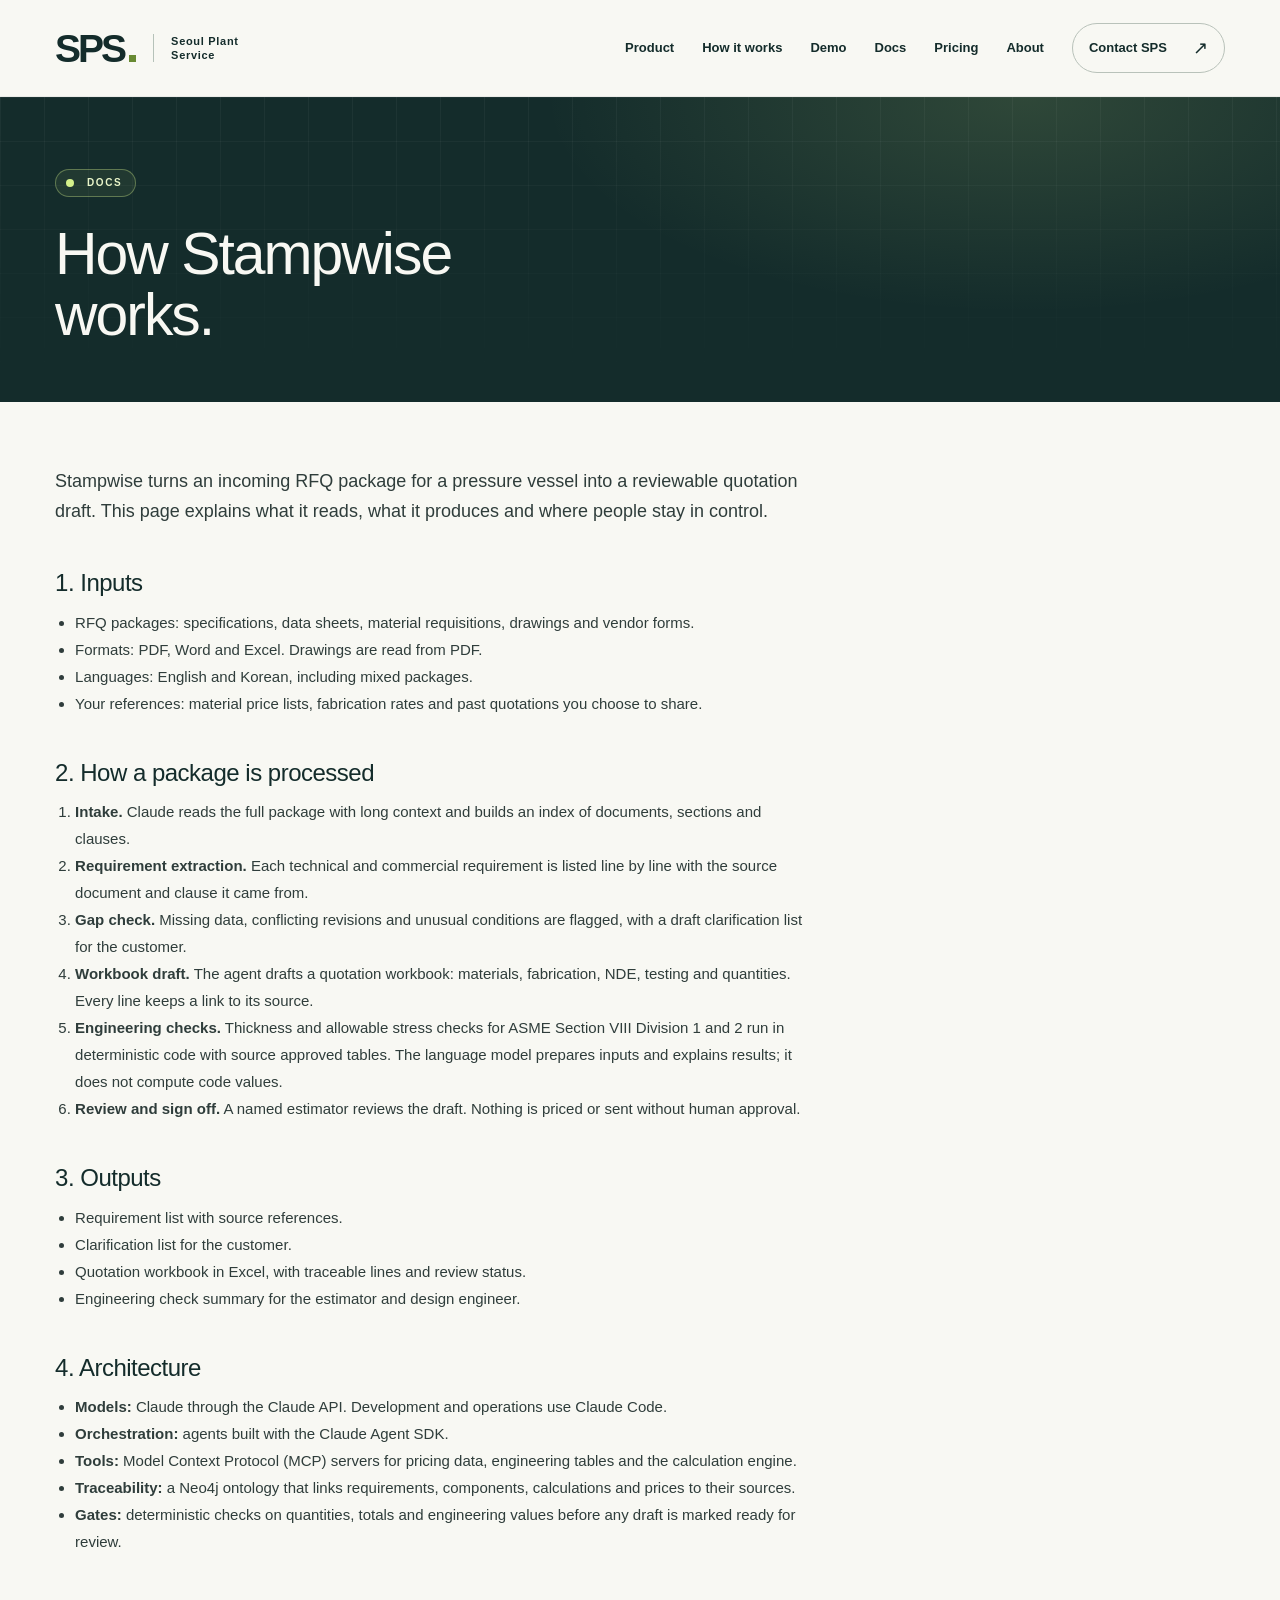
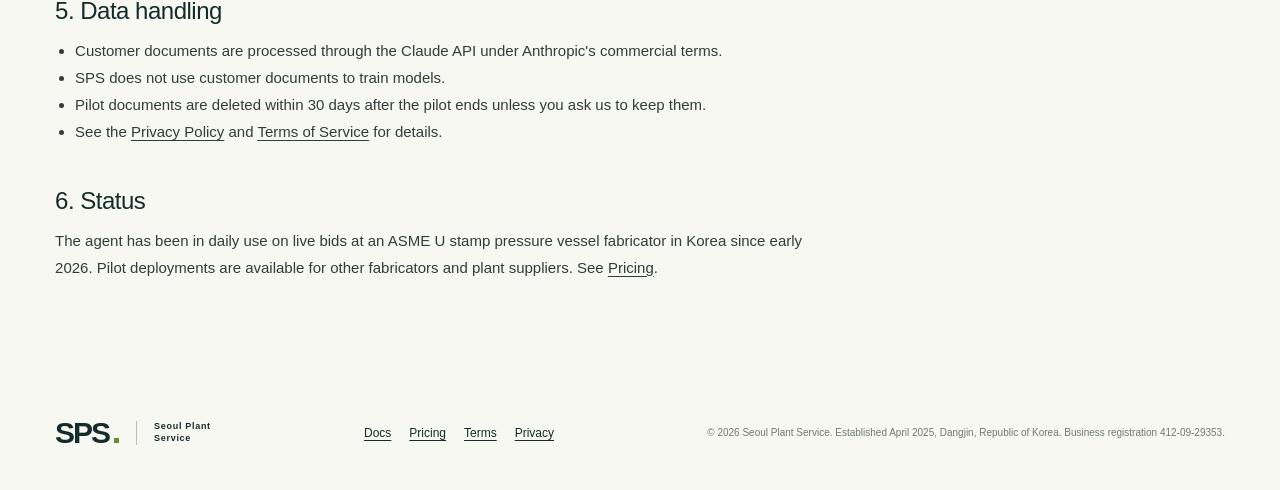
<file: docs/index.html>
<!doctype html>
<html lang="en">
<head>
  <meta charset="utf-8">
  <meta name="viewport" content="width=device-width, initial-scale=1">
  <meta name="description" content="How Stampwise reads RFQ packages, extracts requirements, drafts quotation workbooks and keeps ASME checks deterministic, with human sign off.">
  <link rel="canonical" href="https://smc12puls.com/docs/">
  <meta property="og:type" content="website">
  <meta property="og:url" content="https://smc12puls.com/docs/">
  <meta property="og:title" content="How Stampwise works | Seoul Plant Service">
  <meta property="og:description" content="How Stampwise reads RFQ packages, extracts requirements, drafts quotation workbooks and keeps ASME checks deterministic, with human sign off.">
  <title>How Stampwise works | Seoul Plant Service</title>
  <link rel="icon" type="image/svg+xml" href="/assets/favicon.svg">
  <link rel="stylesheet" href="/styles.css">
  <script src="/script.js" defer></script>
</head>
<body>
  <a class="skip-link" href="#main">Skip to content</a>

  <header class="site-header">
    <div class="container header-inner">
      <a class="brand" href="/" aria-label="Seoul Plant Service home">
        <span class="wordmark" aria-hidden="true">SPS<span class="brand-square"></span></span>
        <span class="brand-name">Seoul Plant<br>Service</span>
      </a>
      <button class="menu-toggle" type="button" aria-expanded="false" aria-controls="main-navigation">
        <span class="menu-label">Menu</span><span class="menu-lines" aria-hidden="true"></span>
      </button>
      <nav class="main-navigation" id="main-navigation" aria-label="Main navigation">
        <a href="/#product">Product</a>
        <a href="/#how">How it works</a>
        <a href="/demo/">Demo</a>
        <a href="/docs/">Docs</a>
        <a href="/pricing/">Pricing</a>
        <a href="/#about">About</a>
        <a class="nav-contact" href="/#contact">Contact SPS <span aria-hidden="true">↗</span></a>
      </nav>
    </div>
  </header>

  <main id="main">
    <section class="page-hero" aria-labelledby="page-title">
      <div class="container">
        <p class="eyebrow light"><span class="status-dot" aria-hidden="true"></span> Docs</p>
        <h1 id="page-title" class="page-title">How Stampwise<br>works.</h1>
      </div>
    </section>
    <section class="section page-body">
      <div class="container">
        <div class="prose">
          <p class="lead">Stampwise turns an incoming RFQ package for a pressure vessel into a reviewable quotation draft. This page explains what it reads, what it produces and where people stay in control.</p>

          <h2>1. Inputs</h2>
          <ul>
            <li>RFQ packages: specifications, data sheets, material requisitions, drawings and vendor forms.</li>
            <li>Formats: PDF, Word and Excel. Drawings are read from PDF.</li>
            <li>Languages: English and Korean, including mixed packages.</li>
            <li>Your references: material price lists, fabrication rates and past quotations you choose to share.</li>
          </ul>

          <h2>2. How a package is processed</h2>
          <ol>
            <li><strong>Intake.</strong> Claude reads the full package with long context and builds an index of documents, sections and clauses.</li>
            <li><strong>Requirement extraction.</strong> Each technical and commercial requirement is listed line by line with the source document and clause it came from.</li>
            <li><strong>Gap check.</strong> Missing data, conflicting revisions and unusual conditions are flagged, with a draft clarification list for the customer.</li>
            <li><strong>Workbook draft.</strong> The agent drafts a quotation workbook: materials, fabrication, NDE, testing and quantities. Every line keeps a link to its source.</li>
            <li><strong>Engineering checks.</strong> Thickness and allowable stress checks for ASME Section VIII Division 1 and 2 run in deterministic code with source approved tables. The language model prepares inputs and explains results; it does not compute code values.</li>
            <li><strong>Review and sign off.</strong> A named estimator reviews the draft. Nothing is priced or sent without human approval.</li>
          </ol>

          <h2>3. Outputs</h2>
          <ul>
            <li>Requirement list with source references.</li>
            <li>Clarification list for the customer.</li>
            <li>Quotation workbook in Excel, with traceable lines and review status.</li>
            <li>Engineering check summary for the estimator and design engineer.</li>
          </ul>

          <h2>4. Architecture</h2>
          <ul>
            <li><strong>Models:</strong> Claude through the Claude API. Development and operations use Claude Code.</li>
            <li><strong>Orchestration:</strong> agents built with the Claude Agent SDK.</li>
            <li><strong>Tools:</strong> Model Context Protocol (MCP) servers for pricing data, engineering tables and the calculation engine.</li>
            <li><strong>Traceability:</strong> a Neo4j ontology that links requirements, components, calculations and prices to their sources.</li>
            <li><strong>Gates:</strong> deterministic checks on quantities, totals and engineering values before any draft is marked ready for review.</li>
          </ul>

          <h2>5. Data handling</h2>
          <ul>
            <li>Customer documents are processed through the Claude API under Anthropic's commercial terms.</li>
            <li>SPS does not use customer documents to train models.</li>
            <li>Pilot documents are deleted within 30 days after the pilot ends unless you ask us to keep them.</li>
            <li>See the <a href="/privacy/">Privacy Policy</a> and <a href="/terms/">Terms of Service</a> for details.</li>
          </ul>

          <h2>6. Status</h2>
          <p>The agent has been in daily use on live bids at an ASME U stamp pressure vessel fabricator in Korea since early 2026. Pilot deployments are available for other fabricators and plant suppliers. See <a href="/pricing/">Pricing</a>.</p>
        </div>
      </div>
    </section>
  </main>

  <footer class="site-footer"><div class="container footer-inner"><a class="brand footer-brand" href="/" aria-label="Seoul Plant Service home"><span class="wordmark" aria-hidden="true">SPS<span class="brand-square"></span></span><span class="brand-name">Seoul Plant<br>Service</span></a><nav class="footer-links" aria-label="Company"><a href="/docs/">Docs</a><a href="/pricing/">Pricing</a><a href="/terms/">Terms</a><a href="/privacy/">Privacy</a></nav><p id="company-information">© <span id="year">2026</span> Seoul Plant Service. Established April 2025, Dangjin, Republic of Korea. Business registration 412-09-29353.</p></div></footer>
</body>
</html>
</file>
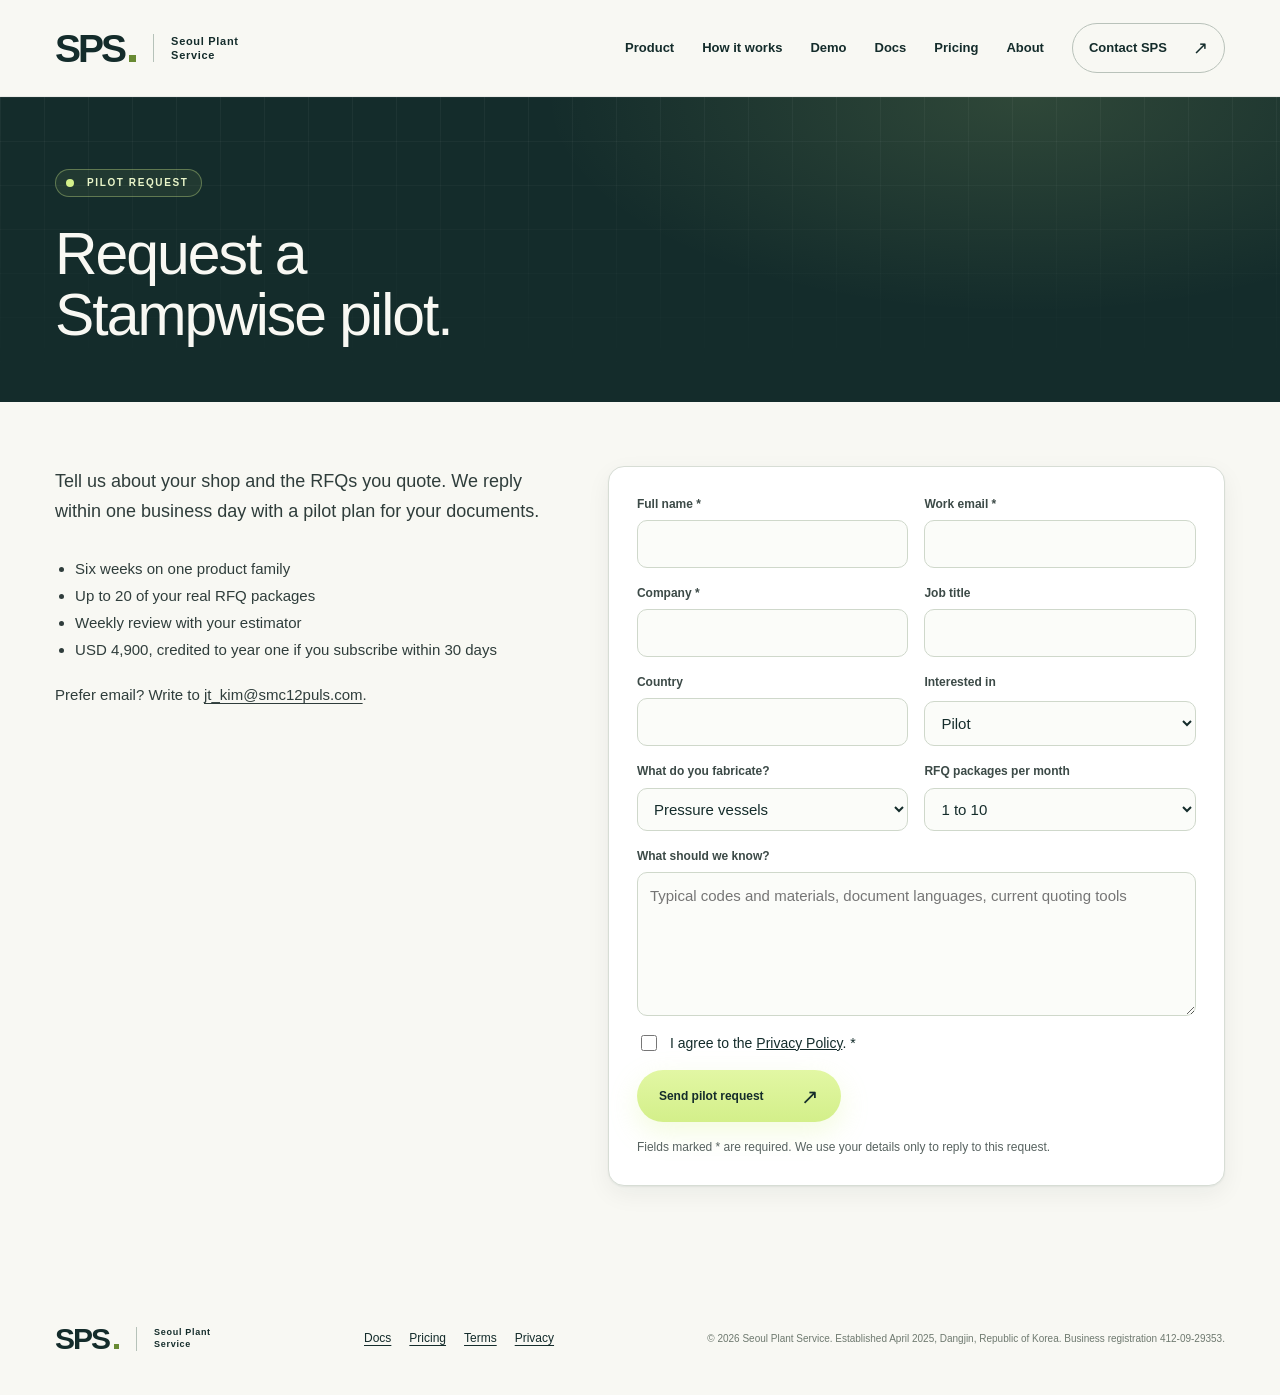
<file: pilot/index.html>
<!doctype html>
<html lang="en">
<head>
  <meta charset="utf-8">
  <meta name="viewport" content="width=device-width, initial-scale=1">
  <meta name="description" content="Request a six week Stampwise pilot on your own RFQ packages. USD 4,900, credited to year one.">
  <link rel="canonical" href="https://smc12puls.com/pilot/">
  <meta property="og:type" content="website">
  <meta property="og:url" content="https://smc12puls.com/pilot/">
  <meta property="og:title" content="Request a Stampwise pilot | Seoul Plant Service">
  <meta property="og:description" content="Request a six week Stampwise pilot on your own RFQ packages. USD 4,900, credited to year one.">
  <title>Request a Stampwise pilot | Seoul Plant Service</title>
  <link rel="icon" type="image/svg+xml" href="/assets/favicon.svg">
  <link rel="stylesheet" href="/styles.css">
  <script src="/script.js" defer></script>
</head>
<body>
  <a class="skip-link" href="#main">Skip to content</a>

  <header class="site-header">
    <div class="container header-inner">
      <a class="brand" href="/" aria-label="Seoul Plant Service home">
        <span class="wordmark" aria-hidden="true">SPS<span class="brand-square"></span></span>
        <span class="brand-name">Seoul Plant<br>Service</span>
      </a>
      <button class="menu-toggle" type="button" aria-expanded="false" aria-controls="main-navigation">
        <span class="menu-label">Menu</span><span class="menu-lines" aria-hidden="true"></span>
      </button>
      <nav class="main-navigation" id="main-navigation" aria-label="Main navigation">
        <a href="/#product">Product</a>
        <a href="/#how">How it works</a>
        <a href="/demo/">Demo</a>
        <a href="/docs/">Docs</a>
        <a href="/pricing/">Pricing</a>
        <a href="/#about">About</a>
        <a class="nav-contact" href="/#contact">Contact SPS <span aria-hidden="true">↗</span></a>
      </nav>
    </div>
  </header>

  <main id="main">
    <section class="page-hero" aria-labelledby="page-title">
      <div class="container">
        <p class="eyebrow light"><span class="status-dot" aria-hidden="true"></span> Pilot request</p>
        <h1 id="page-title" class="page-title">Request a<br>Stampwise pilot.</h1>
      </div>
    </section>
    <section class="section page-body">
      <div class="container">
        <div class="lead-wrap">
          <div class="prose lead-intro">
            <p class="lead">Tell us about your shop and the RFQs you quote. We reply within one business day with a pilot plan for your documents.</p>
            <ul>
              <li>Six weeks on one product family</li>
              <li>Up to 20 of your real RFQ packages</li>
              <li>Weekly review with your estimator</li>
              <li>USD 4,900, credited to year one if you subscribe within 30 days</li>
            </ul>
            <p class="lead-alt">Prefer email? Write to <a href="mailto:jt_kim@smc12puls.com">jt_kim@smc12puls.com</a>.</p>
          </div>
          <form class="lead-form" name="pilot-request" method="POST" action="/thanks/" data-netlify="true" netlify-honeypot="hp-field">
            <input type="hidden" name="form-name" value="pilot-request">
            <p class="hp"><label>Leave this empty <input name="hp-field" tabindex="-1" autocomplete="off"></label></p>
            <div class="field-row">
              <label class="field"><span>Full name *</span><input name="name" type="text" autocomplete="name" required></label>
              <label class="field"><span>Work email *</span><input name="email" type="email" autocomplete="email" required></label>
            </div>
            <div class="field-row">
              <label class="field"><span>Company *</span><input name="company" type="text" autocomplete="organization" required></label>
              <label class="field"><span>Job title</span><input name="job_title" type="text" autocomplete="organization-title"></label>
            </div>
            <div class="field-row">
              <label class="field"><span>Country</span><input name="country" type="text" autocomplete="country-name"></label>
              <label class="field"><span>Interested in</span><select name="plan"><option value="Pilot">Pilot</option><option value="Team plan">Team plan</option><option value="Custom deployment">Custom deployment</option><option value="Not sure yet">Not sure yet</option></select></label>
            </div>
            <div class="field-row">
              <label class="field"><span>What do you fabricate?</span><select name="products"><option value="Pressure vessels">Pressure vessels</option><option value="Heat exchangers">Heat exchangers</option><option value="Columns and towers">Columns and towers</option><option value="Tanks">Tanks</option><option value="Skids and packages">Skids and packages</option><option value="Other">Other</option></select></label>
              <label class="field"><span>RFQ packages per month</span><select name="rfq_volume"><option value="1 to 10">1 to 10</option><option value="11 to 30">11 to 30</option><option value="31 to 100">31 to 100</option><option value="More than 100">More than 100</option></select></label>
            </div>
            <label class="field"><span>What should we know?</span><textarea name="message" rows="5" placeholder="Typical codes and materials, document languages, current quoting tools"></textarea></label>
            <label class="check"><input type="checkbox" name="privacy_ok" value="yes" required> <span>I agree to the <a href="/privacy/">Privacy Policy</a>. *</span></label>
            <button class="button button-lime" type="submit">Send pilot request <span aria-hidden="true">↗</span></button>
            <p class="form-note">Fields marked * are required. We use your details only to reply to this request.</p>
          </form>
        </div>
      </div>
    </section>
  </main>

  <footer class="site-footer"><div class="container footer-inner"><a class="brand footer-brand" href="/" aria-label="Seoul Plant Service home"><span class="wordmark" aria-hidden="true">SPS<span class="brand-square"></span></span><span class="brand-name">Seoul Plant<br>Service</span></a><nav class="footer-links" aria-label="Company"><a href="/docs/">Docs</a><a href="/pricing/">Pricing</a><a href="/terms/">Terms</a><a href="/privacy/">Privacy</a></nav><p id="company-information">© <span id="year">2026</span> Seoul Plant Service. Established April 2025, Dangjin, Republic of Korea. Business registration 412-09-29353.</p></div></footer>
</body>
</html>
</file>
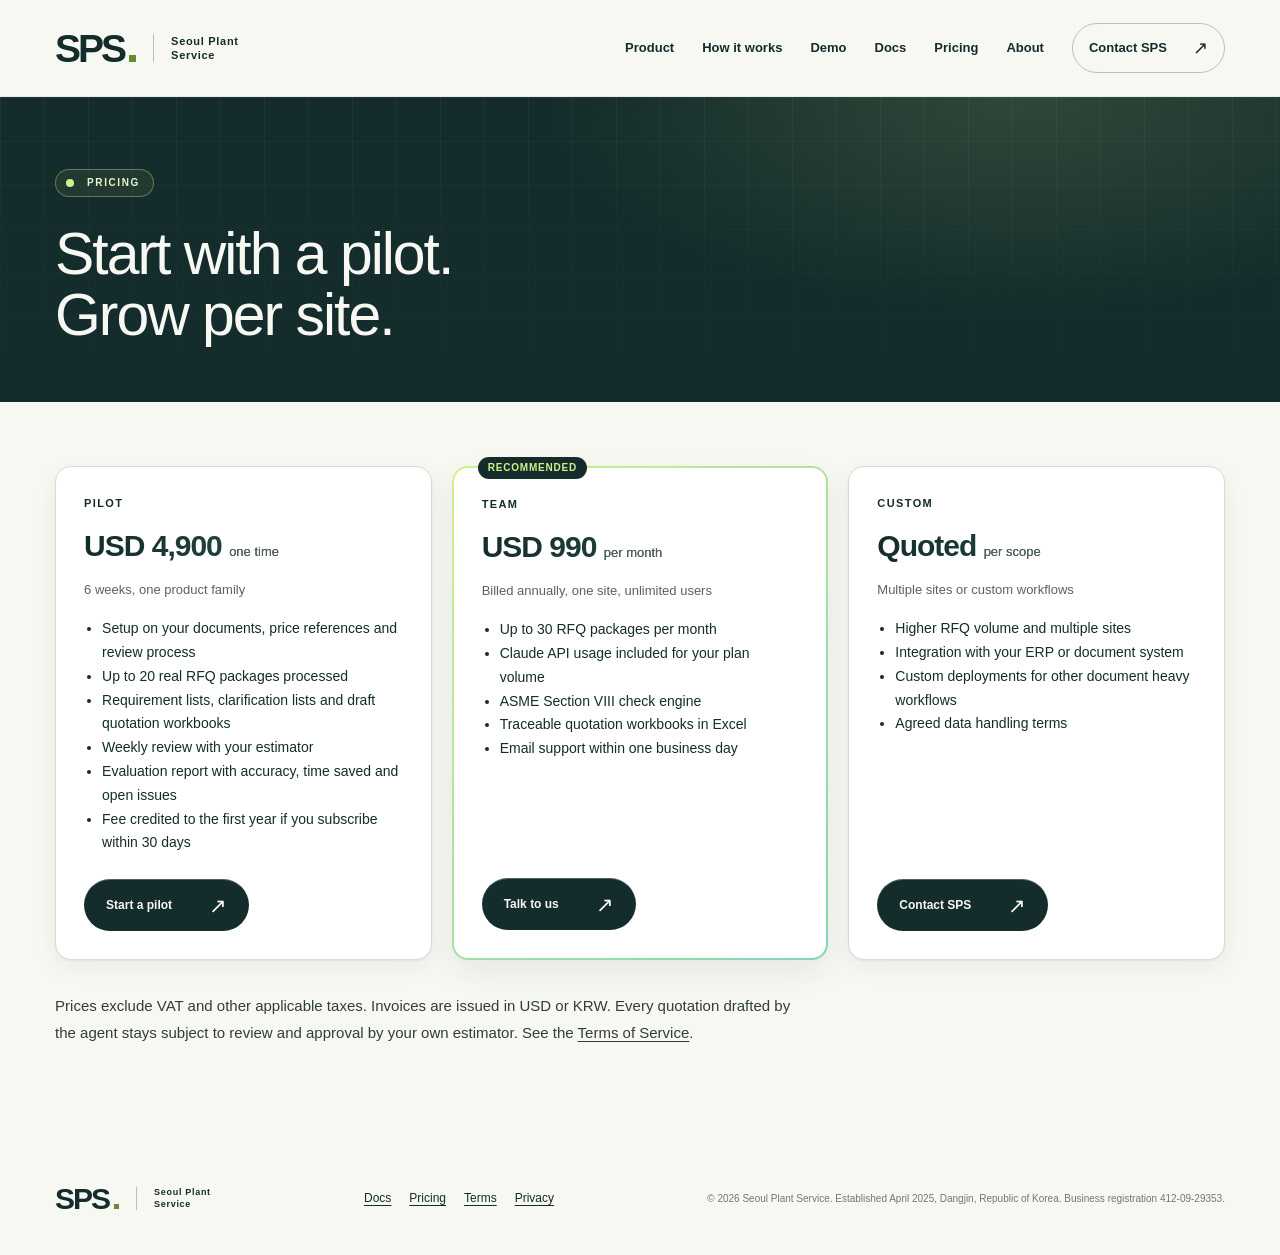
<file: pricing/index.html>
<!doctype html>
<html lang="en">
<head>
  <meta charset="utf-8">
  <meta name="viewport" content="width=device-width, initial-scale=1">
  <meta name="description" content="Pricing for Stampwise: a 6 week pilot for USD 4,900, the Team plan from USD 990 per month, and custom deployments.">
  <link rel="canonical" href="https://smc12puls.com/pricing/">
  <meta property="og:type" content="website">
  <meta property="og:url" content="https://smc12puls.com/pricing/">
  <meta property="og:title" content="Stampwise pricing | Seoul Plant Service">
  <meta property="og:description" content="Pricing for Stampwise: a 6 week pilot for USD 4,900, the Team plan from USD 990 per month, and custom deployments.">
  <title>Stampwise pricing | Seoul Plant Service</title>
  <link rel="icon" type="image/svg+xml" href="/assets/favicon.svg">
  <link rel="stylesheet" href="/styles.css">
  <script src="/script.js" defer></script>
</head>
<body>
  <a class="skip-link" href="#main">Skip to content</a>

  <header class="site-header">
    <div class="container header-inner">
      <a class="brand" href="/" aria-label="Seoul Plant Service home">
        <span class="wordmark" aria-hidden="true">SPS<span class="brand-square"></span></span>
        <span class="brand-name">Seoul Plant<br>Service</span>
      </a>
      <button class="menu-toggle" type="button" aria-expanded="false" aria-controls="main-navigation">
        <span class="menu-label">Menu</span><span class="menu-lines" aria-hidden="true"></span>
      </button>
      <nav class="main-navigation" id="main-navigation" aria-label="Main navigation">
        <a href="/#product">Product</a>
        <a href="/#how">How it works</a>
        <a href="/demo/">Demo</a>
        <a href="/docs/">Docs</a>
        <a href="/pricing/">Pricing</a>
        <a href="/#about">About</a>
        <a class="nav-contact" href="/#contact">Contact SPS <span aria-hidden="true">↗</span></a>
      </nav>
    </div>
  </header>

  <main id="main">
    <section class="page-hero" aria-labelledby="page-title">
      <div class="container">
        <p class="eyebrow light"><span class="status-dot" aria-hidden="true"></span> Pricing</p>
        <h1 id="page-title" class="page-title">Start with a pilot.<br>Grow per site.</h1>
      </div>
    </section>
    <section class="section page-body">
      <div class="container">
        <div class="price-grid">
          <article class="price-card">
            <p class="price-name">Pilot</p>
            <p class="price-amount">USD 4,900 <span>one time</span></p>
            <p class="price-note">6 weeks, one product family</p>
            <ul>
              <li>Setup on your documents, price references and review process</li>
              <li>Up to 20 real RFQ packages processed</li>
              <li>Requirement lists, clarification lists and draft quotation workbooks</li>
              <li>Weekly review with your estimator</li>
              <li>Evaluation report with accuracy, time saved and open issues</li>
              <li>Fee credited to the first year if you subscribe within 30 days</li>
            </ul>
            <a class="button button-ink" href="/pilot/">Start a pilot <span aria-hidden="true">↗</span></a>
          </article>
          <article class="price-card featured">
            <p class="price-name">Team</p>
            <p class="price-amount">USD 990 <span>per month</span></p>
            <p class="price-note">Billed annually, one site, unlimited users</p>
            <ul>
              <li>Up to 30 RFQ packages per month</li>
              <li>Claude API usage included for your plan volume</li>
              <li>ASME Section VIII check engine</li>
              <li>Traceable quotation workbooks in Excel</li>
              <li>Email support within one business day</li>
            </ul>
            <a class="button button-ink" href="/pilot/">Talk to us <span aria-hidden="true">↗</span></a>
          </article>
          <article class="price-card">
            <p class="price-name">Custom</p>
            <p class="price-amount">Quoted <span>per scope</span></p>
            <p class="price-note">Multiple sites or custom workflows</p>
            <ul>
              <li>Higher RFQ volume and multiple sites</li>
              <li>Integration with your ERP or document system</li>
              <li>Custom deployments for other document heavy workflows</li>
              <li>Agreed data handling terms</li>
            </ul>
            <a class="button button-ink" href="/pilot/">Contact SPS <span aria-hidden="true">↗</span></a>
          </article>
        </div>
        <div class="prose price-fineprint">
          <p>Prices exclude VAT and other applicable taxes. Invoices are issued in USD or KRW. Every quotation drafted by the agent stays subject to review and approval by your own estimator. See the <a href="/terms/">Terms of Service</a>.</p>
        </div>
      </div>
    </section>
  </main>

  <footer class="site-footer"><div class="container footer-inner"><a class="brand footer-brand" href="/" aria-label="Seoul Plant Service home"><span class="wordmark" aria-hidden="true">SPS<span class="brand-square"></span></span><span class="brand-name">Seoul Plant<br>Service</span></a><nav class="footer-links" aria-label="Company"><a href="/docs/">Docs</a><a href="/pricing/">Pricing</a><a href="/terms/">Terms</a><a href="/privacy/">Privacy</a></nav><p id="company-information">© <span id="year">2026</span> Seoul Plant Service. Established April 2025, Dangjin, Republic of Korea. Business registration 412-09-29353.</p></div></footer>
</body>
</html>
</file>
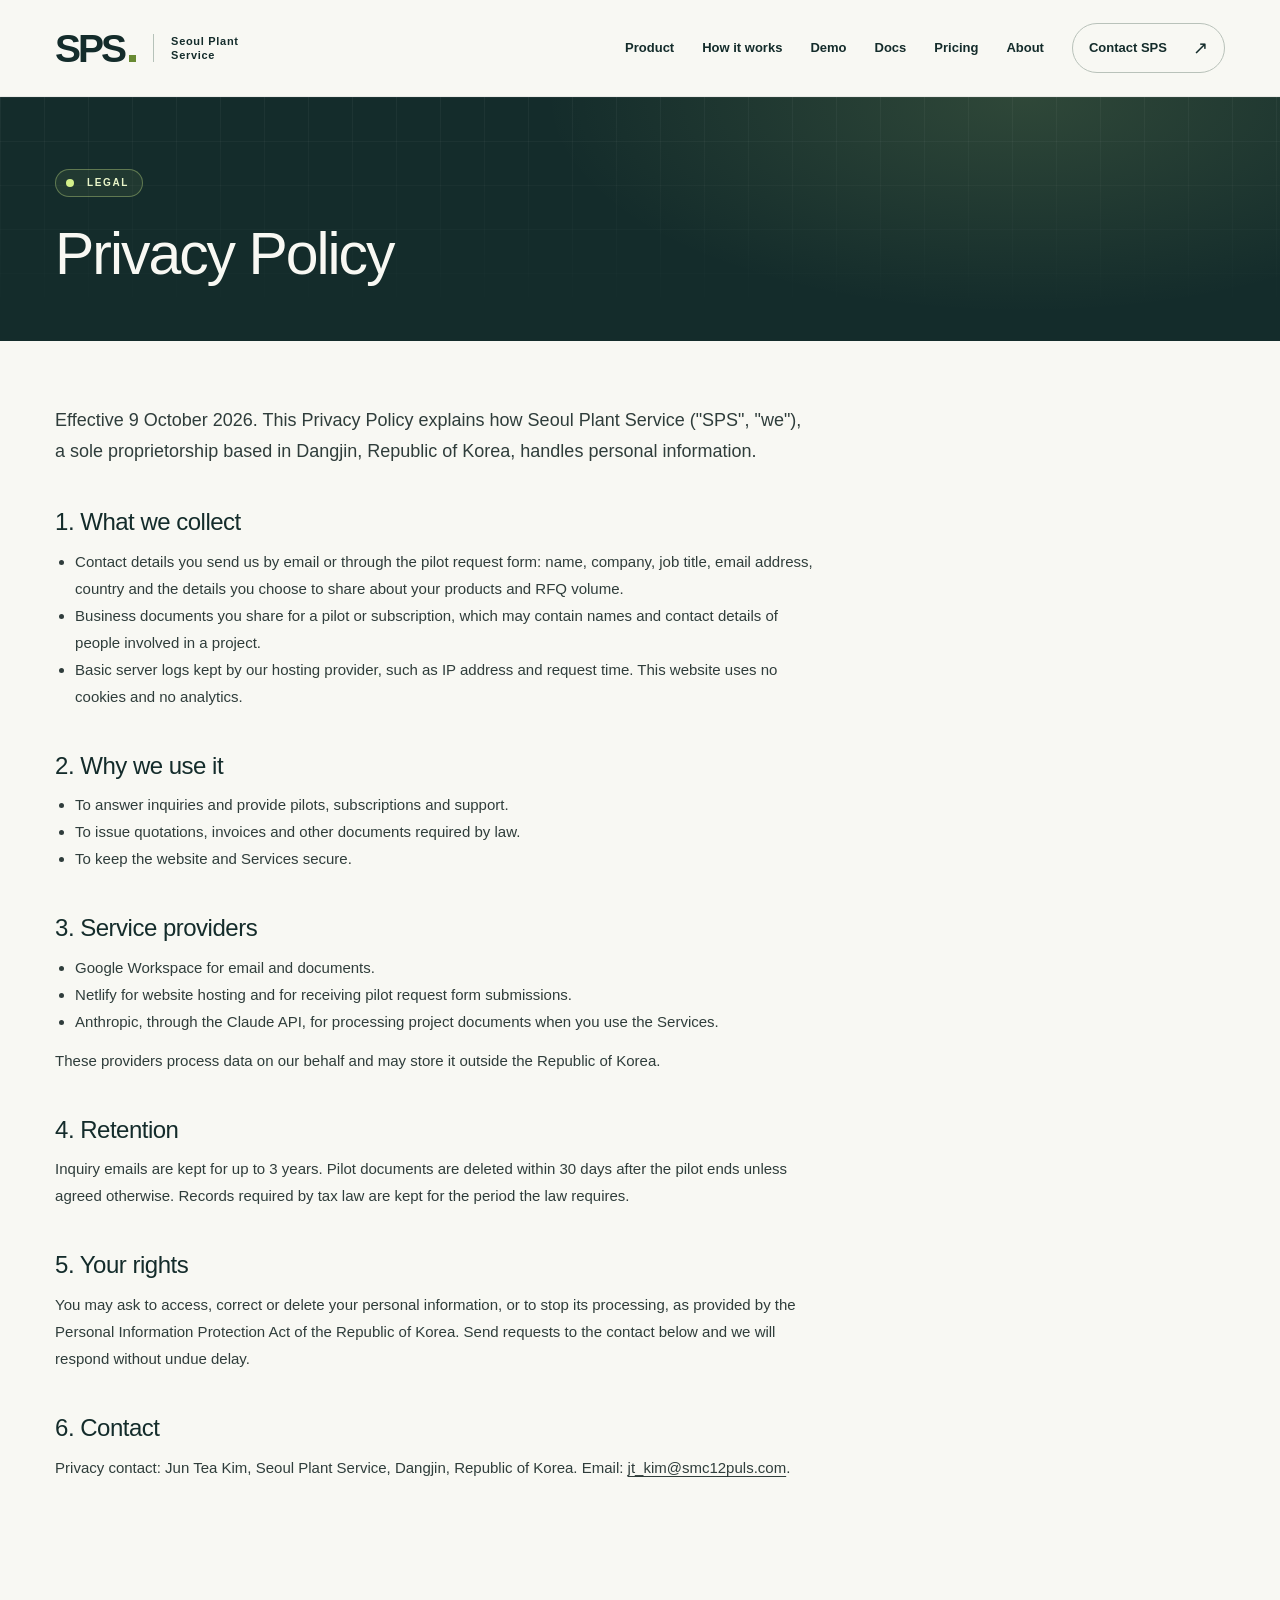
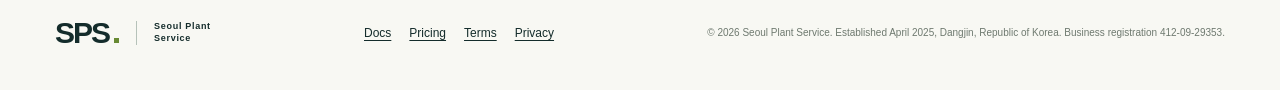
<file: privacy/index.html>
<!doctype html>
<html lang="en">
<head>
  <meta charset="utf-8">
  <meta name="viewport" content="width=device-width, initial-scale=1">
  <meta name="description" content="How Seoul Plant Service handles personal information.">
  <link rel="canonical" href="https://smc12puls.com/privacy/">
  <meta property="og:type" content="website">
  <meta property="og:url" content="https://smc12puls.com/privacy/">
  <meta property="og:title" content="Privacy Policy | Seoul Plant Service">
  <meta property="og:description" content="How Seoul Plant Service handles personal information.">
  <title>Privacy Policy | Seoul Plant Service</title>
  <link rel="icon" type="image/svg+xml" href="/assets/favicon.svg">
  <link rel="stylesheet" href="/styles.css">
  <script src="/script.js" defer></script>
</head>
<body>
  <a class="skip-link" href="#main">Skip to content</a>

  <header class="site-header">
    <div class="container header-inner">
      <a class="brand" href="/" aria-label="Seoul Plant Service home">
        <span class="wordmark" aria-hidden="true">SPS<span class="brand-square"></span></span>
        <span class="brand-name">Seoul Plant<br>Service</span>
      </a>
      <button class="menu-toggle" type="button" aria-expanded="false" aria-controls="main-navigation">
        <span class="menu-label">Menu</span><span class="menu-lines" aria-hidden="true"></span>
      </button>
      <nav class="main-navigation" id="main-navigation" aria-label="Main navigation">
        <a href="/#product">Product</a>
        <a href="/#how">How it works</a>
        <a href="/demo/">Demo</a>
        <a href="/docs/">Docs</a>
        <a href="/pricing/">Pricing</a>
        <a href="/#about">About</a>
        <a class="nav-contact" href="/#contact">Contact SPS <span aria-hidden="true">↗</span></a>
      </nav>
    </div>
  </header>

  <main id="main">
    <section class="page-hero" aria-labelledby="page-title">
      <div class="container">
        <p class="eyebrow light"><span class="status-dot" aria-hidden="true"></span> Legal</p>
        <h1 id="page-title" class="page-title">Privacy Policy</h1>
      </div>
    </section>
    <section class="section page-body">
      <div class="container">
        <div class="prose legal">
          <p class="lead">Effective 9 October 2026. This Privacy Policy explains how Seoul Plant Service ("SPS", "we"), a sole proprietorship based in Dangjin, Republic of Korea, handles personal information.</p>

          <h2>1. What we collect</h2>
          <ul>
            <li>Contact details you send us by email or through the pilot request form: name, company, job title, email address, country and the details you choose to share about your products and RFQ volume.</li>
            <li>Business documents you share for a pilot or subscription, which may contain names and contact details of people involved in a project.</li>
            <li>Basic server logs kept by our hosting provider, such as IP address and request time. This website uses no cookies and no analytics.</li>
          </ul>

          <h2>2. Why we use it</h2>
          <ul>
            <li>To answer inquiries and provide pilots, subscriptions and support.</li>
            <li>To issue quotations, invoices and other documents required by law.</li>
            <li>To keep the website and Services secure.</li>
          </ul>

          <h2>3. Service providers</h2>
          <ul>
            <li>Google Workspace for email and documents.</li>
            <li>Netlify for website hosting and for receiving pilot request form submissions.</li>
            <li>Anthropic, through the Claude API, for processing project documents when you use the Services.</li>
          </ul>
          <p>These providers process data on our behalf and may store it outside the Republic of Korea.</p>

          <h2>4. Retention</h2>
          <p>Inquiry emails are kept for up to 3 years. Pilot documents are deleted within 30 days after the pilot ends unless agreed otherwise. Records required by tax law are kept for the period the law requires.</p>

          <h2>5. Your rights</h2>
          <p>You may ask to access, correct or delete your personal information, or to stop its processing, as provided by the Personal Information Protection Act of the Republic of Korea. Send requests to the contact below and we will respond without undue delay.</p>

          <h2>6. Contact</h2>
          <p>Privacy contact: Jun Tea Kim, Seoul Plant Service, Dangjin, Republic of Korea. Email: <a href="mailto:jt_kim@smc12puls.com">jt_kim@smc12puls.com</a>.</p>
        </div>
      </div>
    </section>
  </main>

  <footer class="site-footer"><div class="container footer-inner"><a class="brand footer-brand" href="/" aria-label="Seoul Plant Service home"><span class="wordmark" aria-hidden="true">SPS<span class="brand-square"></span></span><span class="brand-name">Seoul Plant<br>Service</span></a><nav class="footer-links" aria-label="Company"><a href="/docs/">Docs</a><a href="/pricing/">Pricing</a><a href="/terms/">Terms</a><a href="/privacy/">Privacy</a></nav><p id="company-information">© <span id="year">2026</span> Seoul Plant Service. Established April 2025, Dangjin, Republic of Korea. Business registration 412-09-29353.</p></div></footer>
</body>
</html>
</file>
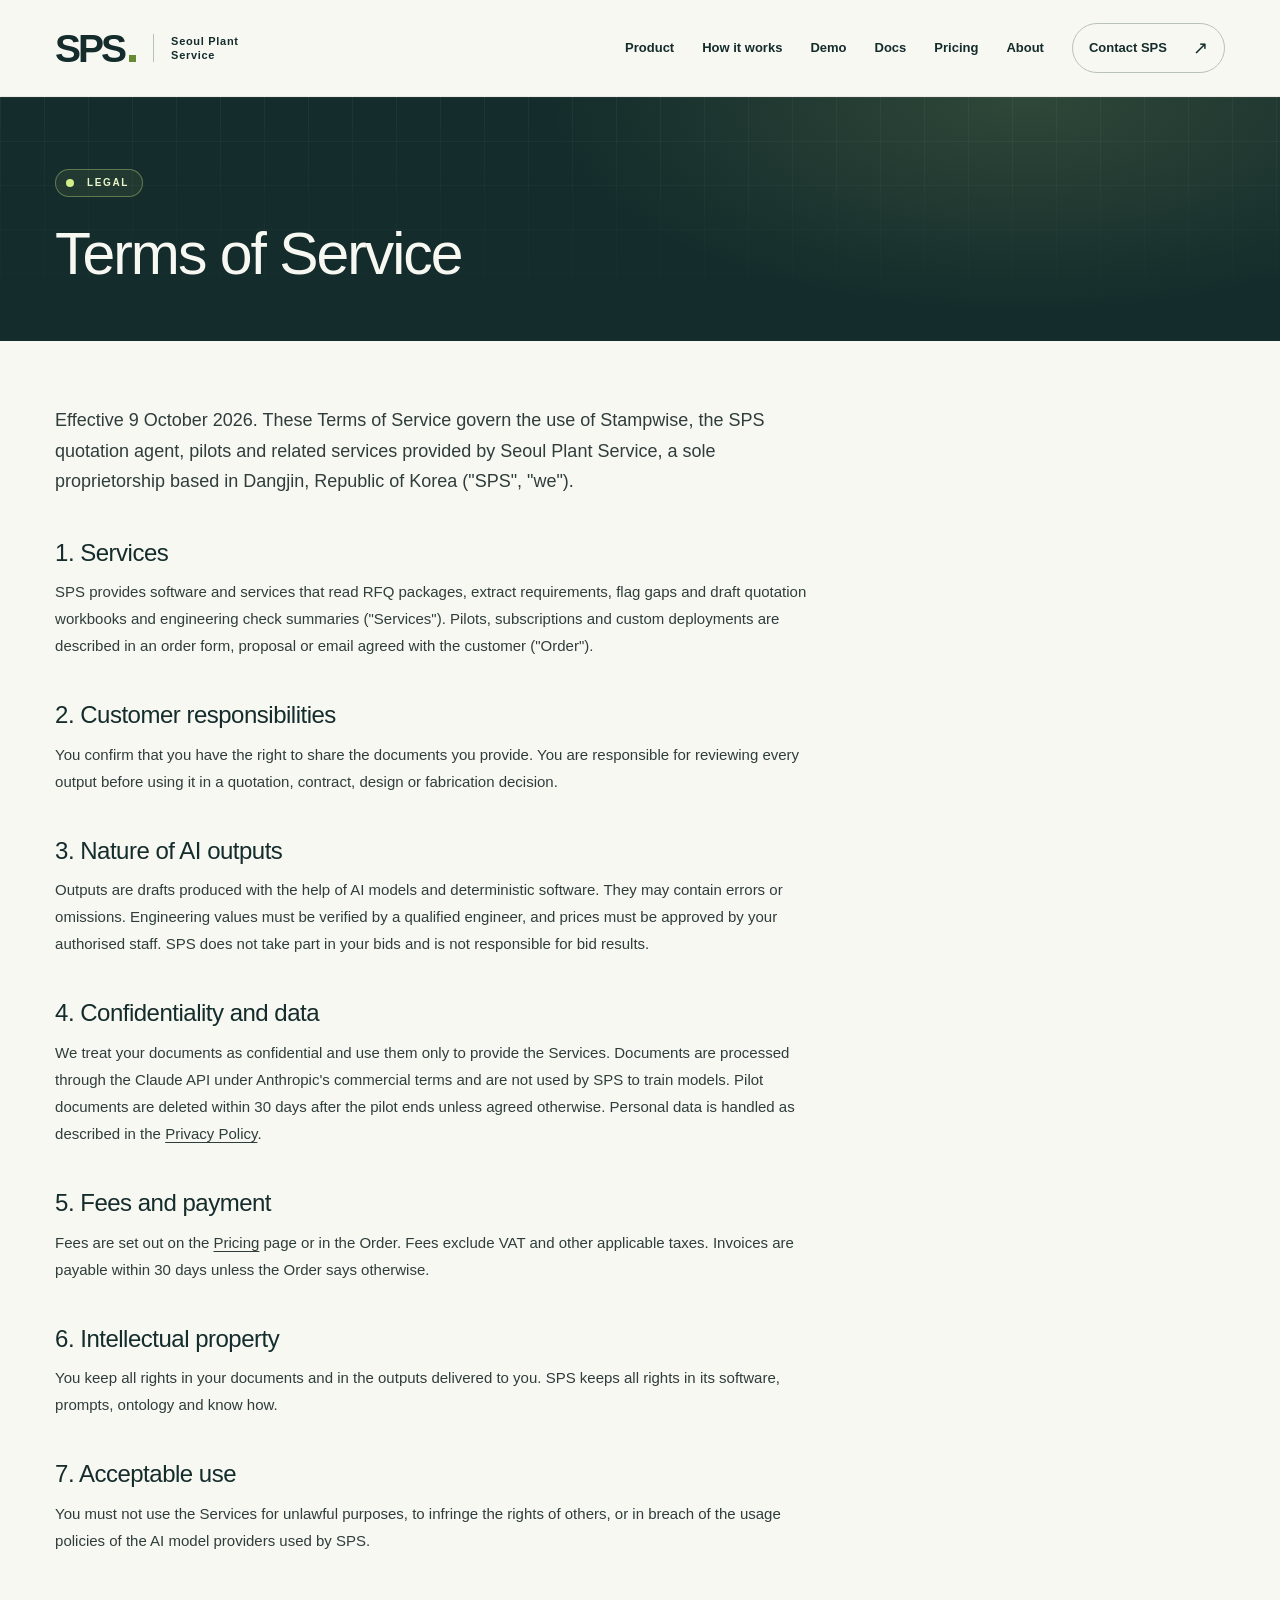
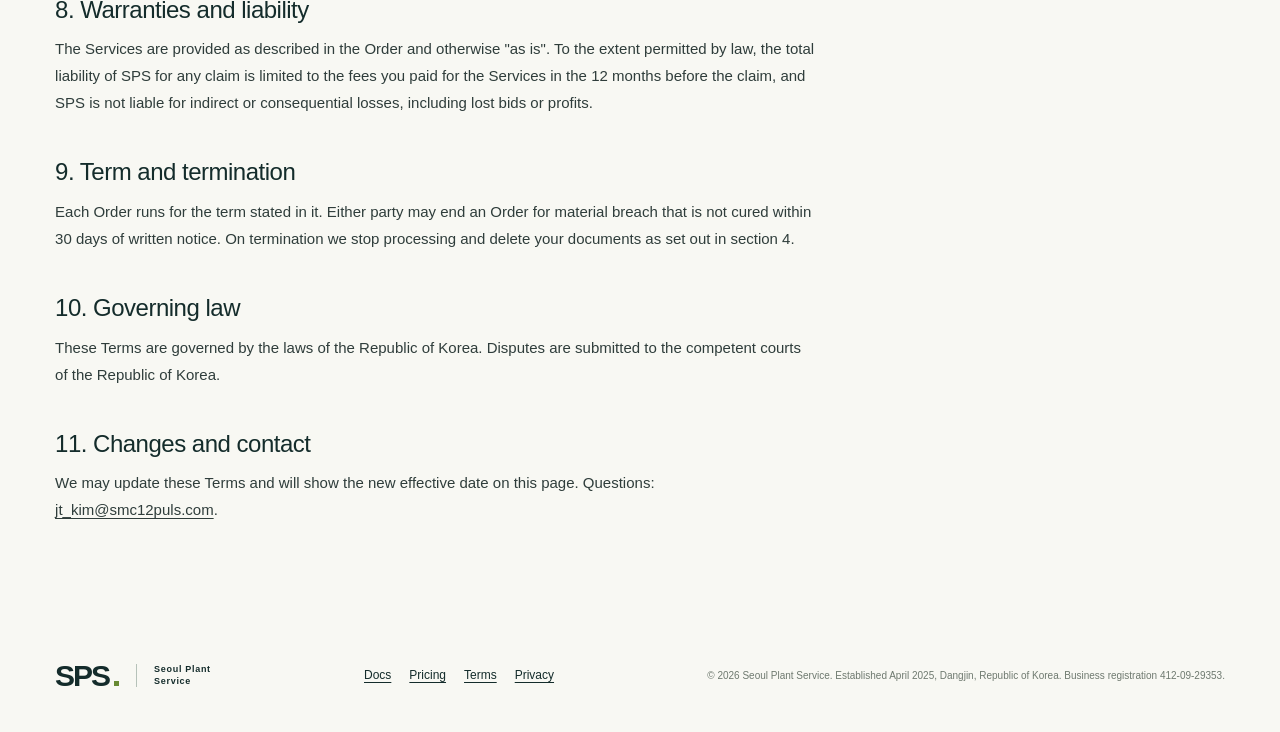
<file: terms/index.html>
<!doctype html>
<html lang="en">
<head>
  <meta charset="utf-8">
  <meta name="viewport" content="width=device-width, initial-scale=1">
  <meta name="description" content="Terms of Service for Stampwise, pilots and related services.">
  <link rel="canonical" href="https://smc12puls.com/terms/">
  <meta property="og:type" content="website">
  <meta property="og:url" content="https://smc12puls.com/terms/">
  <meta property="og:title" content="Terms of Service | Seoul Plant Service">
  <meta property="og:description" content="Terms of Service for Stampwise, pilots and related services.">
  <title>Terms of Service | Seoul Plant Service</title>
  <link rel="icon" type="image/svg+xml" href="/assets/favicon.svg">
  <link rel="stylesheet" href="/styles.css">
  <script src="/script.js" defer></script>
</head>
<body>
  <a class="skip-link" href="#main">Skip to content</a>

  <header class="site-header">
    <div class="container header-inner">
      <a class="brand" href="/" aria-label="Seoul Plant Service home">
        <span class="wordmark" aria-hidden="true">SPS<span class="brand-square"></span></span>
        <span class="brand-name">Seoul Plant<br>Service</span>
      </a>
      <button class="menu-toggle" type="button" aria-expanded="false" aria-controls="main-navigation">
        <span class="menu-label">Menu</span><span class="menu-lines" aria-hidden="true"></span>
      </button>
      <nav class="main-navigation" id="main-navigation" aria-label="Main navigation">
        <a href="/#product">Product</a>
        <a href="/#how">How it works</a>
        <a href="/demo/">Demo</a>
        <a href="/docs/">Docs</a>
        <a href="/pricing/">Pricing</a>
        <a href="/#about">About</a>
        <a class="nav-contact" href="/#contact">Contact SPS <span aria-hidden="true">↗</span></a>
      </nav>
    </div>
  </header>

  <main id="main">
    <section class="page-hero" aria-labelledby="page-title">
      <div class="container">
        <p class="eyebrow light"><span class="status-dot" aria-hidden="true"></span> Legal</p>
        <h1 id="page-title" class="page-title">Terms of Service</h1>
      </div>
    </section>
    <section class="section page-body">
      <div class="container">
        <div class="prose legal">
          <p class="lead">Effective 9 October 2026. These Terms of Service govern the use of Stampwise, the SPS quotation agent, pilots and related services provided by Seoul Plant Service, a sole proprietorship based in Dangjin, Republic of Korea ("SPS", "we").</p>

          <h2>1. Services</h2>
          <p>SPS provides software and services that read RFQ packages, extract requirements, flag gaps and draft quotation workbooks and engineering check summaries ("Services"). Pilots, subscriptions and custom deployments are described in an order form, proposal or email agreed with the customer ("Order").</p>

          <h2>2. Customer responsibilities</h2>
          <p>You confirm that you have the right to share the documents you provide. You are responsible for reviewing every output before using it in a quotation, contract, design or fabrication decision.</p>

          <h2>3. Nature of AI outputs</h2>
          <p>Outputs are drafts produced with the help of AI models and deterministic software. They may contain errors or omissions. Engineering values must be verified by a qualified engineer, and prices must be approved by your authorised staff. SPS does not take part in your bids and is not responsible for bid results.</p>

          <h2>4. Confidentiality and data</h2>
          <p>We treat your documents as confidential and use them only to provide the Services. Documents are processed through the Claude API under Anthropic's commercial terms and are not used by SPS to train models. Pilot documents are deleted within 30 days after the pilot ends unless agreed otherwise. Personal data is handled as described in the <a href="/privacy/">Privacy Policy</a>.</p>

          <h2>5. Fees and payment</h2>
          <p>Fees are set out on the <a href="/pricing/">Pricing</a> page or in the Order. Fees exclude VAT and other applicable taxes. Invoices are payable within 30 days unless the Order says otherwise.</p>

          <h2>6. Intellectual property</h2>
          <p>You keep all rights in your documents and in the outputs delivered to you. SPS keeps all rights in its software, prompts, ontology and know how.</p>

          <h2>7. Acceptable use</h2>
          <p>You must not use the Services for unlawful purposes, to infringe the rights of others, or in breach of the usage policies of the AI model providers used by SPS.</p>

          <h2>8. Warranties and liability</h2>
          <p>The Services are provided as described in the Order and otherwise "as is". To the extent permitted by law, the total liability of SPS for any claim is limited to the fees you paid for the Services in the 12 months before the claim, and SPS is not liable for indirect or consequential losses, including lost bids or profits.</p>

          <h2>9. Term and termination</h2>
          <p>Each Order runs for the term stated in it. Either party may end an Order for material breach that is not cured within 30 days of written notice. On termination we stop processing and delete your documents as set out in section 4.</p>

          <h2>10. Governing law</h2>
          <p>These Terms are governed by the laws of the Republic of Korea. Disputes are submitted to the competent courts of the Republic of Korea.</p>

          <h2>11. Changes and contact</h2>
          <p>We may update these Terms and will show the new effective date on this page. Questions: <a href="mailto:jt_kim@smc12puls.com">jt_kim@smc12puls.com</a>.</p>
        </div>
      </div>
    </section>
  </main>

  <footer class="site-footer"><div class="container footer-inner"><a class="brand footer-brand" href="/" aria-label="Seoul Plant Service home"><span class="wordmark" aria-hidden="true">SPS<span class="brand-square"></span></span><span class="brand-name">Seoul Plant<br>Service</span></a><nav class="footer-links" aria-label="Company"><a href="/docs/">Docs</a><a href="/pricing/">Pricing</a><a href="/terms/">Terms</a><a href="/privacy/">Privacy</a></nav><p id="company-information">© <span id="year">2026</span> Seoul Plant Service. Established April 2025, Dangjin, Republic of Korea. Business registration 412-09-29353.</p></div></footer>
</body>
</html>
</file>
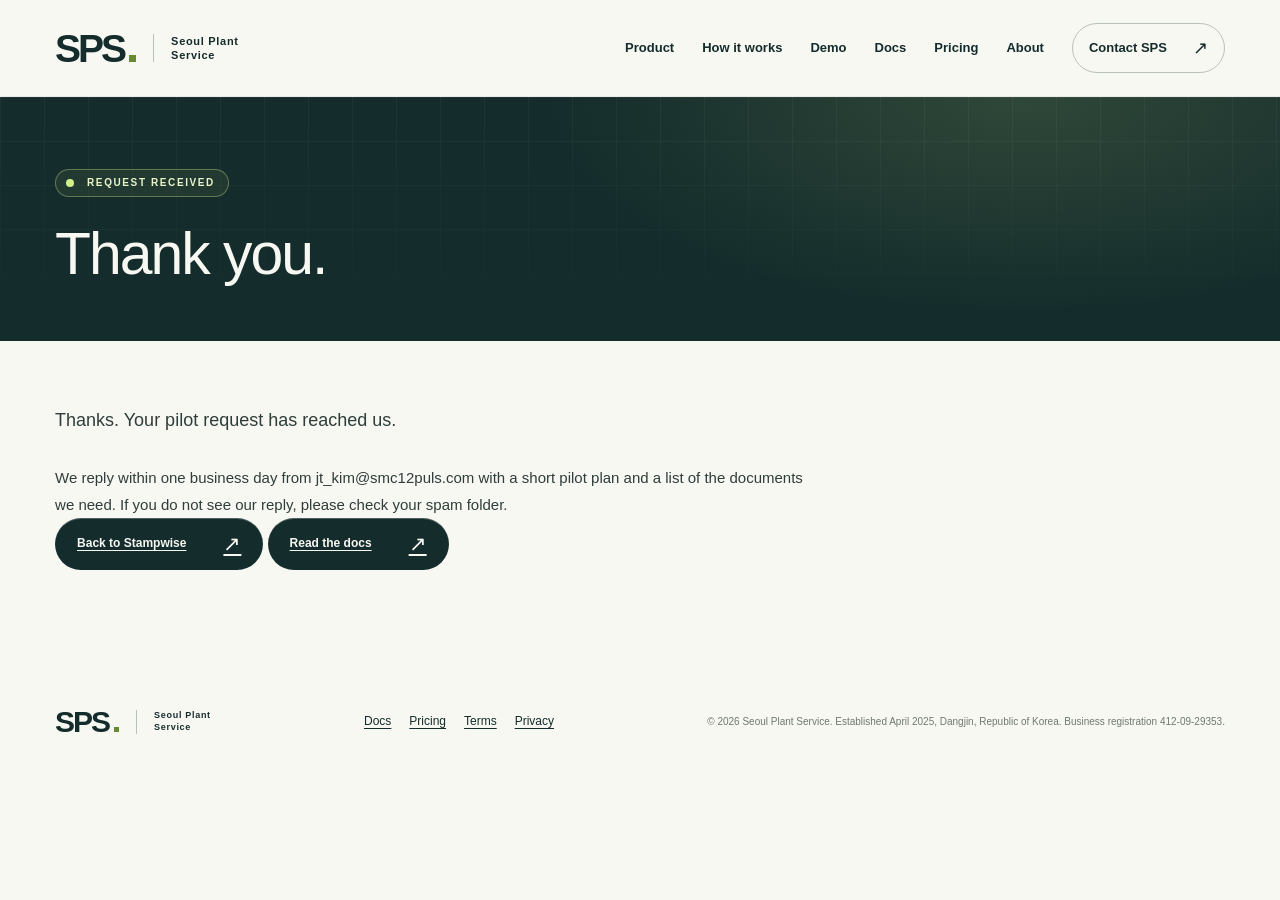
<file: thanks/index.html>
<!doctype html>
<html lang="en">
<head>
  <meta charset="utf-8">
  <meta name="viewport" content="width=device-width, initial-scale=1">
  <meta name="robots" content="noindex">
  <meta name="description" content="Pilot request received.">
  <link rel="canonical" href="https://smc12puls.com/thanks/">
  <meta property="og:type" content="website">
  <meta property="og:url" content="https://smc12puls.com/thanks/">
  <meta property="og:title" content="Thanks | Stampwise by Seoul Plant Service">
  <meta property="og:description" content="Pilot request received.">
  <title>Thanks | Stampwise by Seoul Plant Service</title>
  <link rel="icon" type="image/svg+xml" href="/assets/favicon.svg">
  <link rel="stylesheet" href="/styles.css">
  <script src="/script.js" defer></script>
</head>
<body>
  <a class="skip-link" href="#main">Skip to content</a>

  <header class="site-header">
    <div class="container header-inner">
      <a class="brand" href="/" aria-label="Seoul Plant Service home">
        <span class="wordmark" aria-hidden="true">SPS<span class="brand-square"></span></span>
        <span class="brand-name">Seoul Plant<br>Service</span>
      </a>
      <button class="menu-toggle" type="button" aria-expanded="false" aria-controls="main-navigation">
        <span class="menu-label">Menu</span><span class="menu-lines" aria-hidden="true"></span>
      </button>
      <nav class="main-navigation" id="main-navigation" aria-label="Main navigation">
        <a href="/#product">Product</a>
        <a href="/#how">How it works</a>
        <a href="/demo/">Demo</a>
        <a href="/docs/">Docs</a>
        <a href="/pricing/">Pricing</a>
        <a href="/#about">About</a>
        <a class="nav-contact" href="/#contact">Contact SPS <span aria-hidden="true">↗</span></a>
      </nav>
    </div>
  </header>

  <main id="main">
    <section class="page-hero" aria-labelledby="page-title">
      <div class="container">
        <p class="eyebrow light"><span class="status-dot" aria-hidden="true"></span> Request received</p>
        <h1 id="page-title" class="page-title">Thank you.</h1>
      </div>
    </section>
    <section class="section page-body">
      <div class="container">
        <div class="prose">
          <p class="lead">Thanks. Your pilot request has reached us.</p>
          <p>We reply within one business day from jt_kim@smc12puls.com with a short pilot plan and a list of the documents we need. If you do not see our reply, please check your spam folder.</p>
          <p><a class="button button-ink" href="/">Back to Stampwise <span aria-hidden="true">↗</span></a> <a class="button button-ink" href="/docs/">Read the docs <span aria-hidden="true">↗</span></a></p>
        </div>
      </div>
    </section>
  </main>

  <footer class="site-footer"><div class="container footer-inner"><a class="brand footer-brand" href="/" aria-label="Seoul Plant Service home"><span class="wordmark" aria-hidden="true">SPS<span class="brand-square"></span></span><span class="brand-name">Seoul Plant<br>Service</span></a><nav class="footer-links" aria-label="Company"><a href="/docs/">Docs</a><a href="/pricing/">Pricing</a><a href="/terms/">Terms</a><a href="/privacy/">Privacy</a></nav><p id="company-information">© <span id="year">2026</span> Seoul Plant Service. Established April 2025, Dangjin, Republic of Korea. Business registration 412-09-29353.</p></div></footer>
</body>
</html>
</file>
<file: styles.css>
/* Seoul Plant Service — self-contained, no external fonts or dependencies. */
:root{--ink:#142c2b;--ink-deep:#102423;--paper:#f8f8f3;--muted:#586360;--line:#d7ddd5;--lime:#d3ef8a;--white:#fff;--max:1280px;--gutter:clamp(24px,4.3vw,72px)}
*,*::before,*::after{box-sizing:border-box}
html{scroll-behavior:smooth;scroll-padding-top:100px}
body{margin:0;background:var(--paper);color:var(--ink);font-family:Arial,Helvetica,sans-serif;-webkit-font-smoothing:antialiased;line-height:1.6}
button,a{-webkit-tap-highlight-color:transparent}
a{color:inherit;text-decoration:none}
button{font:inherit}
button,a,summary{touch-action:manipulation}
img,svg{display:block;max-width:100%}
h1,h2,h3,p,figure{margin:0}
button{cursor:pointer}
::selection{background:var(--lime);color:var(--ink)}
:focus-visible{outline:3px solid #688a32;outline-offset:6px}
.hero :focus-visible,.contact-section :focus-visible{outline-color:var(--lime)}
.container{width:min(calc(100% - var(--gutter)*2),var(--max));margin-inline:auto}
.skip-link{position:fixed;z-index:50;top:12px;left:12px;padding:10px 18px;background:var(--lime);transform:translateY(-160%)}
.skip-link:focus{transform:translateY(0)}
.site-header{background:var(--paper);border-bottom:1px solid rgba(20,44,43,.06);position:sticky;top:0;z-index:20}
.header-inner{height:96px;display:flex;align-items:center;justify-content:space-between;gap:30px}
.brand{display:inline-flex;align-items:center;gap:17px;flex-shrink:0}
.wordmark{font-size:39px;font-weight:800;line-height:1;letter-spacing:-3px;display:inline-flex;align-items:baseline;gap:3px}
.brand-square{width:7px;height:7px;background:#688a32;margin-left:2px}
.brand-name{font-size:11px;line-height:1.3;letter-spacing:.7px;font-weight:700;border-left:1px solid #b6c2b9;padding-left:17px}
.main-navigation{display:flex;align-items:center;gap:28px;font-size:13px;font-weight:600}
.main-navigation>a:not(.nav-contact){padding:10px 0;position:relative}
.main-navigation>a:not(.nav-contact)::after{content:"";position:absolute;bottom:3px;left:0;width:0;height:2px;background:var(--ink);transition:width .2s}
.main-navigation>a:hover::after{width:100%}
.nav-contact{border:1px solid #b9c2ba;padding:10px 16px;display:flex;gap:26px;align-items:center}
.nav-contact:hover{background:var(--ink);color:var(--paper);border-color:var(--ink)}
.nav-contact span{font-size:18px;font-weight:400}
.menu-toggle{display:none}
.hero{background:var(--ink);color:var(--paper);overflow:hidden}
.hero-inner{display:grid;grid-template-columns:1fr 1.03fr;align-items:center;min-height:647px;padding-top:40px;padding-bottom:42px;gap:12px}
.hero-copy{position:relative;z-index:1;padding-top:7px}
.eyebrow{display:flex;align-items:center;gap:13px;font-size:10px;letter-spacing:1.6px;text-transform:uppercase;font-weight:700;line-height:1.4;margin-bottom:27px}
.eyebrow>span:not(.status-dot){color:#6b796f;font-family:monospace;letter-spacing:0;font-size:11px;margin-right:6px}
.eyebrow.light{color:#d4ded1}
.eyebrow.light>span:not(.status-dot){color:#a9b99b}
.status-dot{background:var(--lime);height:6px;width:6px;flex-shrink:0;border-radius:50%}
h1{font-size:clamp(60px,5.7vw,84px);line-height:1.035;font-weight:500;letter-spacing:-4px;margin:0 0 30px}
h1 em{color:var(--lime);font-style:normal}
.hero-description{color:#bbc9c3;font-size:16px;line-height:1.7;max-width:440px;margin-bottom:34px}
.button{display:inline-flex;align-items:center;justify-content:space-between;gap:37px;min-height:52px;padding:14px 22px;font-size:12px;line-height:1.4;font-weight:700;transition:background .2s,transform .2s}
.button span{font-size:21px;line-height:1;font-weight:400}
.button-lime{background:var(--lime);color:var(--ink)}
.button-lime:hover{background:#e3ffa4;transform:translateY(-2px)}
.hero-contact{display:block;width:fit-content;font-size:12px;margin-top:20px;color:#d8e1db}
.hero-contact span{margin-left:12px}
.hero-contact:hover{color:var(--lime)}
.hero-art{position:relative;min-width:0;align-self:stretch;display:flex;flex-direction:column;justify-content:center}
.hero-art::before{content:"";position:absolute;inset:28px -30px 20px 10px;background:radial-gradient(ellipse at 53% 44%,rgba(111,146,125,.2),transparent 65%);pointer-events:none}
.art-topline{position:absolute;top:23px;left:23px;right:0;display:flex;justify-content:space-between;font-family:monospace;font-size:8px;letter-spacing:.7px;color:#8aaba0;gap:10px}
.hero-art img{position:relative;width:120%;max-width:none;height:auto;aspect-ratio:900/720;margin-left:-8%;margin-top:2px}
.hero-art figcaption{position:relative;display:flex;align-items:center;gap:12px;font-size:10px;color:#adbbb2;margin-top:-14px;padding-left:24px}
.caption-cross{font-size:20px;color:var(--lime);font-weight:300}
.illustration-note{margin-left:auto;font-family:monospace;font-size:8px;color:#aab8ae}
.hero-bottom{display:flex;justify-content:space-between;align-items:center;border-top:1px solid #3a514b;padding-block:22px;font-size:9px;font-weight:600;letter-spacing:1px;gap:20px}
.hero-bottom>p{color:#9faea8}
.hero-bottom a{display:flex;align-items:center;gap:23px;color:#cbd7cf;font-size:10px;font-weight:400;letter-spacing:.4px}
.hero-bottom a span{font-size:19px;color:var(--lime)}
.service-strip{background:var(--lime);color:var(--ink)}
.service-strip-inner{min-height:81px;display:flex;align-items:center;justify-content:space-between;gap:24px;font-size:13px;font-weight:600;letter-spacing:.1px}
.service-strip-inner>[aria-hidden]{font-size:24px;font-weight:400;color:#688146}
.strip-ai{display:flex;align-items:center;gap:12px;line-height:1.4}
.strip-ai:hover{text-decoration:underline;text-underline-offset:4px}
.strip-ai>span{font-size:20px;font-weight:400}
.section{padding-block:108px}
.section-heading{display:flex;align-items:flex-end;justify-content:space-between;gap:70px;margin-bottom:59px}
h2{font-size:clamp(34px,3.1vw,47px);line-height:1.15;letter-spacing:-1.8px;font-weight:500}
.section-intro{max-width:350px;font-size:14px;line-height:1.8;color:var(--muted);padding-bottom:4px}
.ai-section{border-bottom:1px solid var(--line)}
.capability-grid{display:grid;grid-template-columns:repeat(3,minmax(0,1fr));border-top:1px solid var(--line)}
.capability{display:flex;flex-direction:column;padding:30px 30px 28px 0;border-bottom:1px solid var(--line);min-width:0}
.capability:not(:nth-child(3n+1)){padding-left:30px;border-left:1px solid var(--line)}
.capability:nth-child(3n){padding-right:0}
.capability-number{color:#64745f;font:10px/1.5 monospace;letter-spacing:.7px;margin-bottom:22px}
.capability h3{font-size:25px;line-height:1.22;letter-spacing:-.6px;font-weight:500;margin-bottom:19px;max-width:290px}
.capability>p{font-size:13px;line-height:1.8;color:var(--muted)}
.capability .capability-output{margin-top:20px;margin-bottom:24px;color:#405348;font-size:12px}
.capability-output>span{display:block;font-size:10px;font-weight:700;text-transform:uppercase;letter-spacing:.7px;color:var(--ink);margin-bottom:5px}
.capability .capability-tech{border-top:1px solid var(--line);padding-top:12px;margin-top:auto;font-size:10px;color:#52644b;line-height:1.6}
.ai-scope{margin-top:36px;padding:30px;background:#e9ede4;display:flex;align-items:center;justify-content:space-between;gap:40px}
.ai-scope h3{font-size:22px;line-height:1.3;font-weight:500;letter-spacing:-.5px;margin-bottom:12px}
.ai-scope p{font-size:12px;line-height:1.8;color:#52604f;max-width:720px}
.ai-scope .button{flex-shrink:0}
.button-ink{color:var(--paper);background:var(--ink)}
.button-ink:hover{background:#274e44;transform:translateY(-2px)}
.service-grid{display:grid;grid-template-columns:1fr 1fr;border-top:1px solid var(--line)}
.service-item{padding:35px 42px 32px 0;border-bottom:1px solid var(--line);min-width:0}
.service-item:nth-child(even){padding-right:0;padding-left:42px;border-left:1px solid var(--line)}
.service-item summary{display:grid;grid-template-columns:1fr auto;position:relative;list-style:none;cursor:pointer}
.service-item summary::-webkit-details-marker{display:none}
.service-number{font-family:monospace;font-size:10px;letter-spacing:.6px;color:#728171;grid-column:1;grid-row:1}
.service-icon{width:39px;height:39px;stroke:var(--ink);stroke-width:1.2;grid-column:2;grid-row:1;justify-self:end;margin-top:-4px}
.service-title{grid-column:1;grid-row:2;line-height:1.25;font-size:25px;letter-spacing:-.7px;font-weight:500;margin-top:16px}
.disclosure-icon{grid-column:2;grid-row:2;width:20px;height:20px;position:relative;align-self:end;margin-bottom:2px}
.disclosure-icon::before,.disclosure-icon::after{content:"";position:absolute;inset:9px 3px auto;height:1px;background:var(--ink)}
.disclosure-icon::after{transform:rotate(90deg);transition:transform .2s}
.service-item[open] .disclosure-icon::after{transform:rotate(0)}
.service-body{padding-top:19px}
.service-body>p{color:var(--muted);font-size:14px;line-height:1.75;max-width:460px}
.service-body ul{padding:0;list-style:none;margin:20px 0 25px}
.service-body li{position:relative;padding-left:13px;font-size:12px;color:#46574e;margin-top:7px}
.service-body li::before{content:"";width:3px;height:3px;background:#7c8d68;position:absolute;left:0;top:8px}
.service-body a{display:flex;justify-content:space-between;align-items:center;width:100%;font-size:11px;font-weight:700;letter-spacing:.1px;line-height:1.5}
.service-body a span{font-size:22px;font-weight:400}
.service-body a:hover{color:#587d25}
.about-section{padding-block:80px;background:#e9ede4}
.about-grid{display:grid;grid-template-columns:.87fr 1fr;gap:100px}
.about-label{display:flex;flex-direction:column;align-items:flex-start;justify-content:space-between}
.about-emblem{width:222px;height:171px;position:relative;display:grid;place-items:center;margin-top:10px}
.about-emblem>span{font-size:70px;font-weight:800;letter-spacing:-6px;line-height:1;position:relative;z-index:1;background:#e9ede4;padding:3px 10px 7px 0}
.about-emblem svg{position:absolute;inset:0;width:100%;height:100%;stroke:#b1bf9e;stroke-width:.9}
.about-location{font-size:11px;color:#46554b;padding-top:31px}
.about-location span{color:#64873c;margin-right:12px;font-size:17px}
.about-copy h2{margin-bottom:26px}
.about-copy{min-width:0}
.about-lead{font-size:19px;line-height:1.55;letter-spacing:-.3px;margin-bottom:16px;max-width:480px}
.about-copy>p:not(.about-lead){font-size:14px;line-height:1.85;color:#52604f;max-width:540px}
.company-facts{display:grid;grid-template-columns:repeat(auto-fit,minmax(180px,1fr));gap:18px 24px;margin:25px 0 0;padding-top:19px;border-top:1px solid #bdc9b4;max-width:540px}
.company-facts dt{font-size:9px;font-weight:700;letter-spacing:1px;text-transform:uppercase;color:#52604f;margin-bottom:5px}
.company-facts dd{margin:0;font-size:14px;line-height:1.6;color:var(--ink)}
.text-link{display:inline-flex;align-items:center;gap:35px;font-size:11px;font-weight:700;border-bottom:1px solid #a6b299;padding-bottom:9px;margin-top:28px}
.text-link span{font-size:21px;font-weight:400}
.text-link:hover{color:#52742b;border-color:#52742b}
.approach-section .section-heading{margin-bottom:46px}
.approach-steps{list-style:none;padding:0;margin:0;display:grid;grid-template-columns:repeat(3,1fr);gap:40px}
.approach-steps li{border-top:1px solid #b4c0ae;padding-top:18px}
.step-top{display:flex;align-items:center;justify-content:space-between;margin-bottom:28px;color:#64715c;font:11px monospace}
.step-top .step-arrow{font-size:23px;font-family:Arial;font-weight:400;color:#839470}
.approach-steps h3{font-size:20px;line-height:1.25;font-weight:500;letter-spacing:-.5px;margin-bottom:14px}
.approach-steps p{font-size:13px;color:var(--muted);line-height:1.8;max-width:330px}
.inquiry-tip{font-size:11px;color:#687265;margin-top:40px;display:flex;gap:12px;align-items:center}
.inquiry-tip span{font-size:24px;color:#799263}
.contact-section{background:var(--ink);color:var(--paper);padding-block:84px}
.contact-inner{display:grid;grid-template-columns:1.15fr 1fr;gap:85px;align-items:center}
.contact-copy h2{font-size:clamp(32px,3vw,44px);line-height:1.17;letter-spacing:-1.6px;margin-bottom:24px}
.contact-copy>p:not(.eyebrow){font-size:13px;line-height:1.8;color:#adbbb5;margin-bottom:30px}
.contact-copy .eyebrow{margin-bottom:25px}
.email-app-note{font-size:9px;color:#b3c0b9;display:block;margin-top:12px}
.contact-details{border-left:1px solid #3d554e;padding-left:55px;min-width:0;padding-top:18px;padding-bottom:18px}
.contact-detail-label{font-size:9px;font-weight:700;letter-spacing:1.4px;color:#9cad9b;display:block;margin-bottom:15px}
.email-address{font-size:clamp(18px,1.65vw,25px);line-height:1.5;letter-spacing:-.5px;color:var(--lime);display:block;width:fit-content;overflow-wrap:anywhere}
.email-address:hover{text-decoration:underline;text-underline-offset:5px}
.copy-row{display:flex;align-items:center;gap:12px;min-height:46px;flex-wrap:wrap}
.copy-email{display:none;align-items:center;gap:8px;font-size:10px;background:none;padding:10px 0;color:#b3c1b6;border:0;line-height:1.5}
.js .copy-email{display:inline-flex}
.copy-email:hover{color:var(--lime)}
.copy-email svg{height:14px;width:14px;stroke:currentColor;stroke-width:1.1}
.copy-status{color:var(--lime);font-size:10px;line-height:1.5}
.contact-location{border-top:1px solid #3d554e;padding-top:28px;margin-top:28px}
.contact-location>p{font-size:15px}
.location-note{font-size:10px;color:#9eafa4;display:block;margin-top:7px}
.site-footer{background:var(--paper)}
.footer-inner{min-height:113px;display:flex;align-items:center;justify-content:space-between;gap:25px}
.footer-brand .wordmark{font-size:30px;letter-spacing:-2px}
.footer-brand .brand-square{width:5px;height:5px}
.footer-brand .brand-name{font-size:9px}
.footer-inner>p{font-size:10px;color:#6e796f}
.back-to-top{font-size:10px;display:flex;align-items:center;gap:24px}
.back-to-top span{font-size:19px}
@media(min-width:1550px){.hero-inner{min-height:700px}.hero-art img{width:116%}}
@media(max-width:1100px){.header-inner{height:85px}.main-navigation{gap:24px}.hero-inner{min-height:590px;grid-template-columns:1fr 1fr}.hero-art img{width:135%;margin-left:-17%}.hero-art figcaption{padding-left:0;gap:8px;flex-wrap:wrap}.illustration-note{margin-left:0}.art-topline{left:0}.art-topline>span:last-child{display:none}h1{font-size:68px;letter-spacing:-3.4px}.hero-description{font-size:14px}.section-heading{gap:40px}.section-intro{max-width:320px}.about-grid{gap:60px}.contact-inner{gap:45px}.contact-details{padding-left:33px}.contact-copy h2{font-size:35px}}
@media(max-width:850px){.brand-name{font-size:10px}.main-navigation{gap:20px;font-size:12px}.hero-inner{min-height:530px;gap:0}.hero h1{font-size:58px;letter-spacing:-3px}.hero-art img{width:141%;margin-left:-18%}.hero-art figcaption{font-size:9px}.section{padding-block:80px}.section-heading{align-items:flex-start;gap:35px}h2{font-size:35px}.section-intro{max-width:285px;font-size:13px;padding-top:44px}.service-item{padding-right:28px}.service-item:nth-child(even){padding-left:28px}.service-title{font-size:23px}.about-grid{grid-template-columns:.65fr 1fr;gap:40px}.about-emblem{width:180px}.about-emblem>span{font-size:58px}.about-lead{font-size:18px}.approach-steps{gap:25px}.approach-steps h3{font-size:18px}.contact-inner{gap:28px}.contact-copy h2{font-size:31px}.contact-details{padding-left:25px}.email-address{font-size:19px}.service-strip-inner{font-size:11px;gap:14px;min-height:68px}}
@media(min-width:901px) and (max-width:1100px){.main-navigation{gap:18px;font-size:12px}.nav-contact{gap:15px}.service-strip-inner{gap:14px;font-size:11px}}
@media(max-width:900px){
  html{scroll-padding-top:88px}.header-inner{height:78px}
  .js .menu-toggle{display:flex;gap:11px;align-items:center;background:none;border:0;padding:10px 0 10px 10px;font-size:11px;color:var(--ink)}.menu-lines{position:relative;width:21px;height:17px}.menu-lines::before,.menu-lines::after{content:"";height:1px;background:var(--ink);position:absolute;left:0;right:0;top:5px;transition:transform .2s}.menu-lines::after{top:12px}.menu-toggle[aria-expanded="true"] .menu-lines::before{transform:translateY(3.5px) rotate(45deg)}.menu-toggle[aria-expanded="true"] .menu-lines::after{transform:translateY(-3.5px) rotate(-45deg)}
  .js .main-navigation{display:none;position:absolute;inset:78px 0 auto;background:var(--paper);padding:15px var(--gutter) 25px;border-bottom:1px solid var(--line);box-shadow:0 14px 20px #142c2b12;gap:0;font-size:15px;max-height:calc(100dvh - 78px);overflow-y:auto}.js .main-navigation.is-open{display:flex;flex-direction:column;align-items:stretch}.js .main-navigation>a{padding:15px 0;border-bottom:1px solid var(--line)}.js .main-navigation .nav-contact{padding:15px 0;border:0;display:flex;justify-content:space-between}.js .main-navigation .nav-contact span{display:block}.js .main-navigation .nav-contact:hover{color:var(--ink);background:none}.main-navigation>a::after{display:none}
  body:not(.js) .site-header{position:static}body:not(.js) .header-inner{height:auto;padding-block:16px;flex-wrap:wrap}body:not(.js) .main-navigation{width:100%;padding-top:4px;flex-wrap:wrap;gap:18px}
  .capability-grid{grid-template-columns:repeat(2,minmax(0,1fr))}.capability,.capability:not(:nth-child(3n+1)){padding:28px 25px 26px 0;border-left:0}.capability:nth-child(even){padding-right:0;padding-left:25px;border-left:1px solid var(--line)}
  .ai-scope{align-items:flex-start;flex-direction:column;gap:22px}
  .service-strip-inner{display:grid;grid-template-columns:repeat(4,1fr);gap:0;text-align:center;padding-block:12px}.service-strip-inner>[aria-hidden]{display:none}.service-strip-inner>span:not([aria-hidden]){padding:8px 4px}.strip-ai{grid-column:1/-1;justify-content:center;border-top:1px solid #a5bd72;padding-top:12px;margin-top:5px;font-size:12px}
}
@media(max-width:680px){
  :root{--gutter:25px}html{scroll-padding-top:88px}.header-inner{height:78px;gap:20px}.wordmark{font-size:34px}.brand{gap:13px}.brand-name{padding-left:13px;font-size:10px}.brand-square{width:6px;height:6px}
  .js .menu-toggle{display:flex;gap:11px;align-items:center;background:none;border:0;padding:10px 0 10px 10px;font-size:11px;color:var(--ink)}.menu-lines{position:relative;width:21px;height:17px}.menu-lines::before,.menu-lines::after{content:"";height:1px;background:var(--ink);position:absolute;left:0;right:0;top:5px;transition:transform .2s}.menu-lines::after{top:12px}.menu-toggle[aria-expanded="true"] .menu-lines::before{transform:translateY(3.5px) rotate(45deg)}.menu-toggle[aria-expanded="true"] .menu-lines::after{transform:translateY(-3.5px) rotate(-45deg)}
  .main-navigation{gap:15px;font-size:11px;flex-wrap:wrap}.main-navigation .nav-contact{border:0;padding:0;gap:8px}.main-navigation>a:not(.nav-contact){padding:2px 0}.main-navigation .nav-contact span{display:none}
  .js .main-navigation{display:none;position:absolute;inset:78px 0 auto;background:var(--paper);padding:15px var(--gutter) 25px;border-bottom:1px solid var(--line);box-shadow:0 14px 20px #142c2b12;gap:0;font-size:15px}.js .main-navigation.is-open{display:flex;flex-direction:column;align-items:stretch}.js .main-navigation>a{padding:15px 0;border-bottom:1px solid var(--line)}.js .main-navigation .nav-contact{padding:15px 0;border:0;display:flex;justify-content:space-between}.js .main-navigation .nav-contact span{display:block}.js .main-navigation .nav-contact:hover{color:var(--ink);background:none}.main-navigation>a::after{display:none}
  body:not(.js) .header-inner{height:auto;padding-block:16px;flex-wrap:wrap}body:not(.js) .main-navigation{width:100%;padding-top:4px}
  .hero-inner{grid-template-columns:1fr;padding-top:48px;padding-bottom:22px;gap:20px}.hero-copy{padding-top:0}.eyebrow{font-size:9px;letter-spacing:1.4px;margin-bottom:22px}.hero h1{font-size:clamp(54px,11.5vw,73px);letter-spacing:-3px;line-height:1.04;margin-bottom:25px}.hero-description{font-size:14px;margin-bottom:26px;max-width:340px}.hero-contact{margin-top:17px;font-size:11px}.button{padding:14px 20px;min-height:51px;font-size:12px}.hero-art{height:auto;margin-top:13px}.art-topline{top:2px;left:0;right:0;font-size:7px}.art-topline>span:last-child{display:block}.hero-art img{width:108%;margin:0 0 0 -4%;aspect-ratio:900/640;object-fit:contain}.hero-art figcaption{margin-top:-18px;padding:0;font-size:8px;gap:7px;flex-wrap:nowrap}.illustration-note{margin-left:auto;font-size:7px}.caption-cross{font-size:18px}.hero-bottom{padding-block:18px;gap:15px;font-size:7px;letter-spacing:.6px}.hero-bottom>p{max-width:200px;line-height:1.8}.hero-bottom>a{font-size:8px;gap:13px;white-space:nowrap}.service-strip-inner{display:grid;grid-template-columns:1fr 1fr;gap:0;padding-block:13px;min-height:90px;font-size:11px;text-align:center}.service-strip-inner>[aria-hidden]{display:none}.service-strip-inner>span:not([aria-hidden]){padding:6px 3px}.service-strip-inner>span:nth-child(3),.service-strip-inner>span:nth-child(7){border-left:1px solid #a5bd72}
  .section{padding-block:63px}.section-heading{display:block;margin-bottom:32px}h2{font-size:33px;letter-spacing:-1.4px;line-height:1.17}.section-intro{max-width:440px;padding-top:22px;font-size:13px;line-height:1.8}.service-grid{grid-template-columns:1fr}.service-item,.service-item:nth-child(even){padding:27px 0 26px;border-left:0}.service-icon{height:32px;width:32px}.service-number{font-size:9px}.service-title{margin-top:8px;font-size:25px}.service-body{padding-top:16px}.service-body>p{font-size:13px}.service-body ul{margin:17px 0 22px}.service-body li{font-size:11px}.service-body a{font-size:10px}.service-body a span{font-size:21px}
  .capability-grid{grid-template-columns:1fr}.capability,.capability:not(:nth-child(3n+1)),.capability:nth-child(even){padding:25px 0;border-left:0}.capability-number{font-size:9px;margin-bottom:15px}.capability h3{font-size:25px;max-width:none;margin-bottom:15px}.capability .capability-output{margin-top:16px;margin-bottom:19px}.ai-scope{padding:24px 20px;margin-top:28px;gap:24px}.ai-scope h3{font-size:21px}.ai-scope .button{width:100%;gap:15px}
  .about-section{padding-block:55px}.about-grid{grid-template-columns:1fr;gap:30px}.about-label{position:relative;display:block}.about-label .eyebrow{margin-bottom:22px}.about-emblem{position:absolute;top:-13px;right:0;width:95px;height:70px;margin:0;opacity:.65}.about-emblem>span{font-size:29px;letter-spacing:-2px;padding:0 6px 3px 0}.about-location{padding-top:0;font-size:10px;max-width:calc(100% - 100px)}.about-location span{font-size:14px;margin-right:8px}.about-copy h2{margin-bottom:23px}.about-lead{font-size:18px}.about-copy>p:not(.about-lead){font-size:13px}.text-link{font-size:10px;gap:30px;margin-top:23px}
  .approach-section .section-heading{margin-bottom:30px}.approach-steps{grid-template-columns:1fr;gap:25px}.approach-steps li{padding-top:14px;display:grid;grid-template-columns:40px 1fr;column-gap:14px}.step-top{grid-column:1;grid-row:1/3;align-items:start;margin:0;padding-top:5px;display:block}.step-arrow{display:none}.approach-steps h3{grid-column:2;grid-row:1;font-size:19px;margin:0 0 10px}.approach-steps p{grid-column:2;grid-row:2;font-size:12px;max-width:100%}.inquiry-tip{font-size:10px;line-height:1.8;margin-top:30px;align-items:flex-start}.inquiry-tip span{line-height:1}
  .contact-section{padding-block:58px}.contact-inner{grid-template-columns:1fr;gap:43px}.contact-copy h2{font-size:32px;letter-spacing:-1.4px}.contact-copy>p:not(.eyebrow){font-size:12px;margin-bottom:26px}.contact-details{border-left:0;border-top:1px solid #3d554e;padding:28px 0 0}.email-address{font-size:24px;letter-spacing:-.65px}.contact-detail-label{font-size:8px;margin-bottom:11px}.contact-location{padding-top:23px;margin-top:15px}.contact-location>p{font-size:14px}.location-note{font-size:10px}.footer-inner{min-height:149px;display:grid;grid-template-columns:1fr auto;gap:22px;padding-block:28px}.footer-brand .brand-name{font-size:9px}.footer-inner>p{grid-row:2;grid-column:1/3;font-size:9px}.back-to-top{font-size:9px;gap:12px}
}
@media(max-width:900px) and (max-height:480px){.js .main-navigation{padding-top:6px;padding-bottom:6px}.js .main-navigation>a,.js .main-navigation .nav-contact{padding-block:9px}}
@media(max-width:370px){:root{--gutter:20px}.hero h1{font-size:54px}.hero-art figcaption{font-size:7px}.illustration-note{font-size:6px}.desktop-break{display:none}.contact-copy h2{font-size:29px}.email-address{font-size:21px}.brand-name{font-size:9px}.brand{gap:10px}.brand-name{padding-left:10px}}
@media(prefers-reduced-motion:reduce){html{scroll-behavior:auto}*,*::before,*::after{transition:none!important;animation:none!important}.button-lime:hover,.button-ink:hover{transform:none}}

/* product shot (hero) */
.product-shot{background:#0f2221;border:1px solid #2b4a46;border-radius:10px;box-shadow:0 30px 60px rgba(0,0,0,.38);color:#dfe8e2;overflow:hidden;align-self:center;font-family:Arial,Helvetica,sans-serif}
.product-shot::before{display:none}
.shot-bar{display:flex;align-items:center;gap:6px;padding:9px 12px;border-bottom:1px solid #244441;font-family:monospace;font-size:9px;color:#8aaba0}
.shot-bar .dot{width:7px;height:7px;border-radius:50%;background:#2f514c}
.shot-title{margin-left:6px;white-space:nowrap;overflow:hidden;text-overflow:ellipsis}
.shot-state{margin-left:auto;color:var(--lime);border:1px solid rgba(211,239,138,.4);padding:1px 7px;border-radius:999px;white-space:nowrap}
.shot-body{display:grid;grid-template-columns:1fr 1fr}
.shot-col{padding:12px 13px;border-right:1px solid #244441;min-width:0}
.shot-col:nth-child(2){border-right:0}
.shot-wide{grid-column:1/-1;border-right:0;border-top:1px solid #244441}
.shot-h{font-family:monospace;font-size:8px;letter-spacing:.8px;text-transform:uppercase;color:#8aaba0;margin:0 0 8px}
.clause{font-size:10.5px;line-height:1.6;color:#c3d0c8;margin:0 0 8px}
.clause .ref{font-family:monospace;color:#8aaba0;margin-right:4px}
.clause mark{background:rgba(211,239,138,.16);color:#e9f5c9;padding:0 2px;border-radius:2px}
.req{list-style:none;margin:0;padding:0;font-size:10.5px;line-height:1.5}
.req li{display:flex;gap:6px;align-items:baseline;padding:3px 0;border-bottom:1px dashed #244441}
.req li:last-child{border-bottom:0}
.req i{margin-left:auto;font-style:normal;font-family:monospace;font-size:8px;color:#7d9b92;white-space:nowrap}
.req .ok,.req .gap,.req .chk,.wb .hold{font-family:monospace;font-size:8px;padding:1px 5px;border-radius:3px;white-space:nowrap}
.req .ok{background:rgba(211,239,138,.18);color:var(--lime)}
.req .gap{background:rgba(255,120,110,.18);color:#ffb0a6}
.req .chk,.wb .hold{background:rgba(255,205,120,.18);color:#ffd79a}
.wb{width:100%;border-collapse:collapse;font-size:10px}
.wb th{text-align:left;font-family:monospace;font-size:8px;color:#8aaba0;font-weight:400;padding:2px 4px;border-bottom:1px solid #244441}
.wb td{padding:4px;border-bottom:1px dashed #244441;color:#d4dfd8}
.wb tr:last-child td{border-bottom:0}
.wb td:nth-child(2){text-align:right;white-space:nowrap}
.wb td:last-child{font-family:monospace;font-size:8px;color:#8aaba0;white-space:nowrap}
.sign{font-size:9px;color:#9fb3aa;margin:8px 0 0}
.shot-caption{display:flex;align-items:center;gap:10px;font-size:10px;color:#adbbb2;margin:0;padding:10px 13px;border-top:1px solid #244441}
.shot-caption .illustration-note{margin-left:auto}
@media (max-width:720px){.shot-body{grid-template-columns:1fr}.shot-col{border-right:0;border-top:1px solid #244441}.shot-col:first-child{border-top:0}.shot-title{display:none}}

/* sub pages (docs, pricing, legal) */
.page-hero{background:var(--ink);color:var(--paper);padding:72px 0 56px}
.page-title{font-size:clamp(40px,4.6vw,64px);letter-spacing:-2px;margin:0}
.page-body{padding-block:64px 96px}
.prose{max-width:760px}
.prose .lead{font-size:18px;line-height:1.7;margin:0 0 28px}
.prose h2{font-size:24px;letter-spacing:-.5px;margin:36px 0 12px}
.prose p,.prose li{font-size:15px;line-height:1.8;color:#2f3d3b}
.prose ul,.prose ol{padding-left:20px;margin:0 0 12px}
.prose a{text-decoration:underline;text-underline-offset:3px}
.price-grid{display:grid;grid-template-columns:repeat(3,minmax(0,1fr));gap:20px;margin-bottom:32px}
.price-card{border:1px solid var(--line);background:var(--white);padding:28px;display:flex;flex-direction:column;gap:10px}
.price-card.featured{border-color:var(--ink);box-shadow:0 12px 30px rgba(20,44,43,.08)}
.price-name{font-size:11px;font-weight:700;letter-spacing:1.4px;text-transform:uppercase;margin:0}
.price-amount{font-size:30px;font-weight:600;letter-spacing:-1px;margin:0}
.price-amount span{font-size:13px;font-weight:400;color:var(--muted);letter-spacing:0}
.price-note{font-size:13px;color:var(--muted);margin:0 0 6px}
.price-card ul{padding-left:18px;margin:0 0 14px;flex:1}
.price-card li{font-size:14px;line-height:1.7}
.price-card .button{align-self:flex-start}
.footer-links{display:flex;gap:18px;flex-wrap:wrap;font-size:12px}
.footer-links a{text-decoration:underline;text-underline-offset:3px}
@media (max-width:900px){.price-grid{grid-template-columns:1fr}.page-hero{padding:48px 0 36px}}

/* startup home sections */
.proof-section{background:var(--ink);color:var(--paper);padding:72px 0}
.proof-inner .eyebrow{color:#9fb3aa}
.proof-statement{font-size:clamp(24px,2.8vw,38px);line-height:1.25;letter-spacing:-1px;max-width:900px;margin:0 0 18px}
.proof-note{color:#b9c8c0;font-size:15px;margin:0}
.pricing-section .price-card .button{margin-top:auto}
.text-link-inline{text-decoration:underline;text-underline-offset:3px}
.faq-list{display:grid;gap:10px;max-width:880px}
.faq-item{border:1px solid var(--line);background:var(--white);padding:16px 20px}
.faq-item summary{cursor:pointer;font-weight:700;font-size:15px}
.faq-item p{margin:10px 0 0;font-size:14px;line-height:1.8;color:#2f3d3b}
.faq-item a{text-decoration:underline}
.product-links{font-size:13px;margin:10px 0 0}
.product-links a{text-decoration:underline;text-underline-offset:3px}
.changelog .log-entry{border-top:1px solid var(--line);padding:22px 0 6px}
.log-date{font-size:11px;font-weight:700;letter-spacing:1.4px;text-transform:uppercase;color:var(--muted);margin:0}
.changelog .log-entry h2{margin:6px 0 10px}
@media (max-width:720px){.proof-section{padding:48px 0}}

/* visual polish v1 (2026-10-09) */
:root{--lime-2:#a8e06a;--mint:#7fd6b5;--radius:16px;--shadow-soft:0 1px 2px rgba(16,36,35,.06),0 8px 24px rgba(16,36,35,.06);--shadow-lift:0 2px 4px rgba(16,36,35,.08),0 18px 40px rgba(16,36,35,.12)}
body{font-family:ui-sans-serif,-apple-system,BlinkMacSystemFont,"Segoe UI","Apple SD Gothic Neo",Roboto,Helvetica,Arial,sans-serif;text-rendering:optimizeLegibility}
h1,h2,h3{font-feature-settings:"ss01","cv11"}

/* hero: grid + glow */
.hero{position:relative;isolation:isolate;background:radial-gradient(900px 520px at 78% 30%,rgba(211,239,138,.13),transparent 60%),radial-gradient(700px 480px at 8% 90%,rgba(127,214,181,.10),transparent 60%),var(--ink)}
.hero::before{content:"";position:absolute;inset:0;z-index:-1;background-image:linear-gradient(rgba(255,255,255,.045) 1px,transparent 1px),linear-gradient(90deg,rgba(255,255,255,.045) 1px,transparent 1px);background-size:44px 44px;-webkit-mask-image:radial-gradient(ellipse at 60% 40%,#000 30%,transparent 75%);mask-image:radial-gradient(ellipse at 60% 40%,#000 30%,transparent 75%);pointer-events:none}
.hero-copy .eyebrow{display:inline-flex;padding:7px 14px 7px 11px;border:1px solid rgba(211,239,138,.35);border-radius:999px;background:rgba(211,239,138,.07);color:#e9f5c9;letter-spacing:1.2px}
.status-dot{position:relative;width:8px;height:8px;box-shadow:0 0 0 0 rgba(211,239,138,.7);animation:sw-pulse 2.2s ease-out infinite}
@keyframes sw-pulse{0%{box-shadow:0 0 0 0 rgba(211,239,138,.65)}70%{box-shadow:0 0 0 9px rgba(211,239,138,0)}100%{box-shadow:0 0 0 0 rgba(211,239,138,0)}}
h1 em{background:linear-gradient(92deg,var(--lime) 0%,var(--mint) 100%);-webkit-background-clip:text;background-clip:text;color:transparent}
.hero-description{color:#c9d6d0}

/* buttons */
.button{border-radius:999px;box-shadow:0 1px 0 rgba(255,255,255,.25) inset}
.button:hover{transform:translateY(-1px)}
.button-lime{background:linear-gradient(180deg,#e2f7a4 0%,var(--lime) 100%);box-shadow:0 10px 28px rgba(211,239,138,.28)}
.button-ink:hover{box-shadow:var(--shadow-lift)}

/* product shot glow */
.product-shot{border-radius:14px;border-color:rgba(211,239,138,.22);box-shadow:0 0 0 1px rgba(211,239,138,.06),0 30px 80px rgba(0,0,0,.45),0 0 120px rgba(127,214,181,.10)}
.shot-bar{background:linear-gradient(180deg,rgba(255,255,255,.04),transparent)}
.shot-bar .dot:nth-child(1){background:#ff8f7d}.shot-bar .dot:nth-child(2){background:#ffd27d}.shot-bar .dot:nth-child(3){background:#9be37f}

/* built-with strip as pills */
.service-strip{background:var(--ink-deep);color:#dfe8e2;border-top:1px solid rgba(255,255,255,.06);border-bottom:1px solid rgba(255,255,255,.06)}
.service-strip-inner>span:not([aria-hidden]){padding:6px 12px;border:1px solid rgba(255,255,255,.14);border-radius:999px;background:rgba(255,255,255,.03);font-size:12px}
.service-strip-inner>span[aria-hidden]{color:rgba(211,239,138,.55)}
.service-strip .strip-ai{color:var(--lime)}

/* section eyebrow numbers as pills */
.eyebrow>span:not(.status-dot){display:inline-flex;align-items:center;justify-content:center;min-width:30px;height:20px;padding:0 7px;border-radius:999px;background:var(--ink);color:var(--lime);font-size:9.5px;letter-spacing:.5px}
.eyebrow.light>span:not(.status-dot){background:var(--lime);color:var(--ink)}

/* cards */
.capability-grid{gap:16px;border-top:0}
.capability{padding:26px;border:1px solid var(--line);border-radius:var(--radius);background:var(--white);box-shadow:var(--shadow-soft);position:relative;overflow:hidden;transition:transform .2s,box-shadow .2s}
.capability::before{content:"";position:absolute;left:0;right:0;top:0;height:3px;background:linear-gradient(90deg,var(--lime),var(--mint));opacity:.85}
.capability:hover{transform:translateY(-3px);box-shadow:var(--shadow-lift)}
.capability-number{display:inline-block;width:fit-content;padding:3px 9px;border-radius:999px;background:#eef3e6;color:#4d5d48}
.ai-scope{border-radius:var(--radius);background:linear-gradient(135deg,#eef6dc 0%,#e3efe9 100%);border:1px solid #d5e3c8}

/* how it works steps */
.approach-steps li{border:1px solid var(--line);border-top:3px solid var(--lime);border-radius:var(--radius);background:var(--white);padding:24px;box-shadow:var(--shadow-soft)}
.step-top>span:first-child{display:inline-flex;align-items:center;justify-content:center;width:34px;height:34px;border-radius:50%;background:var(--ink);color:var(--lime);font-weight:700}

/* proof band */
.proof-section{background:radial-gradient(700px 300px at 85% 10%,rgba(211,239,138,.12),transparent 60%),var(--ink)}
.proof-statement{padding-left:22px;border-left:4px solid var(--lime)}
.proof-chips{display:flex;flex-wrap:wrap;gap:8px;margin:22px 0 0;padding:0;list-style:none}
.proof-chips li{padding:6px 12px;border:1px solid rgba(211,239,138,.3);border-radius:999px;font-size:12px;color:#e9f5c9;background:rgba(211,239,138,.06)}

/* pricing */
.price-card{border-radius:var(--radius);box-shadow:var(--shadow-soft);transition:transform .2s,box-shadow .2s;position:relative}
.price-card:hover{transform:translateY(-3px);box-shadow:var(--shadow-lift)}
.price-card.featured{border:2px solid transparent;background:linear-gradient(var(--white),var(--white)) padding-box,linear-gradient(135deg,var(--lime),var(--mint)) border-box}
.price-card.featured::before{content:"Recommended";position:absolute;top:-11px;left:24px;padding:3px 10px;border-radius:999px;background:var(--ink);color:var(--lime);font-size:10px;font-weight:700;letter-spacing:.8px;text-transform:uppercase}
.price-amount{background:linear-gradient(92deg,var(--ink) 0%,#2d5a52 100%);-webkit-background-clip:text;background-clip:text;color:transparent}
.price-amount span{-webkit-text-fill-color:var(--muted)}

/* faq */
.faq-item{border-radius:12px;transition:border-color .2s,box-shadow .2s}
.faq-item[open]{border-color:#b9d48a;box-shadow:var(--shadow-soft)}
.faq-item summary{list-style:none;display:flex;justify-content:space-between;align-items:center;gap:16px}
.faq-item summary::-webkit-details-marker{display:none}
.faq-item summary::after{content:"+";flex-shrink:0;width:26px;height:26px;border-radius:50%;display:inline-flex;align-items:center;justify-content:center;background:#eef3e6;color:var(--ink);font-weight:700}
.faq-item[open] summary::after{content:"\2212";background:var(--lime)}

/* about + contact */
.about-section{background:linear-gradient(180deg,#eef2e8 0%,#e6ece1 100%)}
.contact-section{background:radial-gradient(800px 380px at 15% 0%,rgba(211,239,138,.14),transparent 60%),radial-gradient(600px 300px at 95% 100%,rgba(127,214,181,.12),transparent 60%),var(--ink)}

/* sub pages hero */
.page-hero{position:relative;isolation:isolate;background:radial-gradient(800px 360px at 80% 0%,rgba(211,239,138,.14),transparent 60%),var(--ink)}
.page-hero::before{content:"";position:absolute;inset:0;z-index:-1;background-image:linear-gradient(rgba(255,255,255,.045) 1px,transparent 1px),linear-gradient(90deg,rgba(255,255,255,.045) 1px,transparent 1px);background-size:44px 44px;-webkit-mask-image:linear-gradient(180deg,#000,transparent 95%);mask-image:linear-gradient(180deg,#000,transparent 95%)}
.page-hero .eyebrow{display:inline-flex;padding:6px 13px 6px 10px;border:1px solid rgba(211,239,138,.35);border-radius:999px;background:rgba(211,239,138,.07);color:#e9f5c9}
.prose h2{padding-top:6px}
.log-entry{position:relative;padding-left:22px!important}
.log-entry::before{content:"";position:absolute;left:0;top:30px;width:10px;height:10px;border-radius:50%;background:var(--lime);box-shadow:0 0 0 4px rgba(211,239,138,.25)}

@media (max-width:720px){.capability{padding:20px}.approach-steps li{padding:20px}.proof-statement{padding-left:16px}.hero::before{background-size:32px 32px}}
@media (prefers-reduced-motion:reduce){.status-dot{animation:none}.capability,.price-card,.button{transition:none}.capability:hover,.price-card:hover,.button:hover{transform:none}}

/* visual polish v2 (2026-10-09) */
/* section rhythm: alternate soft backgrounds */
#how,#security{background:linear-gradient(180deg,#f1f5ec 0%,#eef3e8 100%)}
#pricing{background:radial-gradient(900px 360px at 50% 0%,rgba(211,239,138,.18),transparent 65%),var(--paper)}
#faq{background:var(--paper)}
/* data and safety: 4 across on desktop, 2 on tablet */
#security .capability-grid{grid-template-columns:repeat(4,minmax(0,1fr))}
@media (max-width:1100px){#security .capability-grid{grid-template-columns:repeat(2,minmax(0,1fr))}}
@media (max-width:720px){#security .capability-grid{grid-template-columns:1fr}}
/* faq: two columns on desktop, full width */
.faq-list{max-width:none;grid-template-columns:repeat(2,minmax(0,1fr));align-items:start}
@media (max-width:900px){.faq-list{grid-template-columns:1fr}}
/* hero feature chips */
.hero-chips{display:flex;flex-wrap:wrap;gap:8px;margin:26px 0 0;padding:0;list-style:none}
.hero-chips li{display:inline-flex;align-items:center;gap:7px;padding:6px 12px;border-radius:999px;border:1px solid rgba(255,255,255,.14);background:rgba(255,255,255,.04);color:#d6e2dc;font-size:12px}
.hero-chips li::before{content:"";width:6px;height:6px;border-radius:50%;background:var(--mint)}
/* how it works: drop arrow, connect cards */
.approach-steps .step-arrow{display:none}
.approach-steps li{position:relative}
/* product shot a touch larger on wide screens */
@media (min-width:1200px){.product-shot .clause,.product-shot .req,.product-shot .wb{font-size:11.5px}.product-shot .shot-h{font-size:9px}}
/* section heading intro: softer */
.section-intro{color:#4c5b58}

/* polish v2b: pill header CTA */
.nav-contact{border-radius:999px}

/* pilot request form */
.lead-wrap{display:grid;grid-template-columns:minmax(0,.9fr) minmax(0,1.1fr);gap:48px;align-items:start}
.lead-intro ul{margin-bottom:18px}
.lead-alt{font-size:14px;color:var(--muted)}
.lead-form{background:var(--white);border:1px solid var(--line);border-radius:var(--radius);box-shadow:var(--shadow-soft);padding:28px;display:grid;gap:16px}
.field-row{display:grid;grid-template-columns:1fr 1fr;gap:16px}
.field{display:grid;gap:6px;font-size:12px;font-weight:700;color:#3c4a47}
.field input,.field select,.field textarea{font:inherit;font-weight:400;font-size:15px;color:var(--ink);background:#fbfcf9;border:1px solid #cfd8cb;border-radius:10px;padding:11px 12px;width:100%;box-sizing:border-box}
.field textarea{resize:vertical;min-height:110px}
.field input:focus,.field select:focus,.field textarea:focus{outline:none;border-color:#9fc65a;box-shadow:0 0 0 4px rgba(211,239,138,.35)}
.check{display:flex;gap:10px;align-items:flex-start;font-size:14px}
.check input{margin-top:3px;width:16px;height:16px;accent-color:#5d8a2a}
.check a{text-decoration:underline}
.lead-form .button{justify-self:start;border:0;cursor:pointer}
.form-note{font-size:12px;color:var(--muted);margin:0}
.hp{position:absolute!important;left:-10000px!important;width:1px;height:1px;overflow:hidden}
@media (max-width:900px){.lead-wrap{grid-template-columns:1fr;gap:28px}}
@media (max-width:560px){.field-row{grid-template-columns:1fr}.lead-form{padding:20px}}

/* interactive demo */
.demo-banner{display:grid;gap:14px;align-items:start;background:linear-gradient(135deg,#eef6dc 0%,#e3efe9 100%);border:1px solid #d5e3c8;border-radius:var(--radius);padding:20px 22px;margin-bottom:22px}
.demo-banner p{margin:0;font-size:14px;line-height:1.7;color:#2f3d3b}
.demo-run{justify-self:start;border:0;cursor:pointer}
.demo-run[disabled]{opacity:.6;cursor:progress}
.demo-progress{font:12px/1.5 monospace!important;color:#3d5a2a!important}
.demo-layout{display:grid;grid-template-columns:minmax(0,.9fr) minmax(0,1.1fr);gap:20px;align-items:start}
.demo-doc{background:#0f2221;color:#dfe8e2;border-radius:var(--radius);padding:18px;position:sticky;top:110px;max-height:calc(100vh - 140px);overflow:auto;box-shadow:var(--shadow-lift)}
.pane-h,.doc-title{font:10px/1.4 monospace;letter-spacing:.8px;text-transform:uppercase;color:#8aaba0;margin:0 0 10px}
.doc-block{margin-bottom:16px}
.demo-doc .clause{font-size:13px;line-height:1.65;margin:0 0 8px;padding:6px 8px;border-radius:8px;transition:background .25s,box-shadow .25s}
.demo-doc .clause .ref{font-family:monospace;color:#8aaba0;margin-right:4px}
.ds{width:100%;border-collapse:collapse;font-size:13px}
.ds th{text-align:left;font-weight:400;color:#8aaba0;padding:6px 8px;width:42%;vertical-align:top}
.ds td{padding:6px 8px}
.ds tr{transition:background .25s}
.is-source{background:rgba(211,239,138,.18)!important;box-shadow:inset 3px 0 0 var(--lime)}
.demo-out{min-width:0}
.demo-tabs{display:flex;gap:6px;flex-wrap:wrap;margin-bottom:14px}
.demo-tab{font:inherit;font-size:13px;font-weight:700;border:1px solid var(--line);background:var(--white);color:var(--ink);border-radius:999px;padding:8px 14px;cursor:pointer;display:inline-flex;gap:8px;align-items:center}
.demo-tab span{display:inline-flex;align-items:center;justify-content:center;width:20px;height:20px;border-radius:50%;background:#eef3e6;font-size:11px}
.demo-tab.is-active{background:var(--ink);color:var(--paper);border-color:var(--ink)}
.demo-tab.is-active span{background:var(--lime);color:var(--ink)}
.demo-panel{background:var(--white);border:1px solid var(--line);border-radius:var(--radius);box-shadow:var(--shadow-soft);padding:20px 22px;margin-bottom:16px}
.demo-js .demo-panel{display:none}
.demo-js .demo-panel.is-active{display:block}
.demo-panel h2{font-size:20px;letter-spacing:-.4px;margin:0 0 6px;display:flex;gap:10px;align-items:center}
.demo-panel h2 .num{display:inline-flex;align-items:center;justify-content:center;width:26px;height:26px;border-radius:50%;background:var(--ink);color:var(--lime);font-size:13px}
.panel-intro{font-size:14px;color:#4c5b58;margin:0 0 14px}
.panel-note{font-size:12px;color:var(--muted);margin:12px 0 0}
.req-list,.gap-list{list-style:none;margin:0;padding:0;display:grid;gap:6px}
.req-item{width:100%;text-align:left;font:inherit;font-size:14px;display:flex;gap:10px;align-items:baseline;background:#fbfcf9;border:1px solid #e1e8dc;border-radius:10px;padding:10px 12px;cursor:pointer;color:var(--ink)}
.req-item:hover,.req-item.is-picked{border-color:#9fc65a;background:#f4f9e8}
.req-text{flex:1}
.req-src{font:11px monospace;color:#5d6d63;white-space:nowrap}
.q{font-weight:700;color:#3d5a2a;min-width:26px}
.st{font:10px/1 monospace;padding:4px 6px;border-radius:4px;white-space:nowrap}
.st.ok{background:#e6f4c8;color:#3d5a2a}.st.gap{background:#ffe1dc;color:#9b2f22}.st.chk{background:#fff0cf;color:#8a5a00}
.wb-table{width:100%;border-collapse:collapse;font-size:13px}
.wb-table th{text-align:left;font:10px monospace;text-transform:uppercase;letter-spacing:.6px;color:#5d6d63;padding:6px 8px;border-bottom:1px solid var(--line)}
.wb-table td{padding:9px 8px;border-bottom:1px dashed #e1e8dc;vertical-align:top}
.wb-table tr{cursor:pointer}
.wb-table tr:hover td,.wb-table tr.is-picked td{background:#f4f9e8}
.wb-table .mono{font:11px monospace;color:#5d6d63;white-space:nowrap}
.price-hidden{color:#9aa69c;font-style:italic}
.asme-grid{display:grid;grid-template-columns:1fr 1fr;gap:12px}
.asme-card{border:1px solid #e1e8dc;border-radius:12px;padding:14px;background:#fbfcf9;position:relative}
.asme-h{font-weight:700;margin:0 0 8px;font-size:14px}
.asme-card dl{margin:0;display:grid;gap:6px}
.asme-card dt{font-size:11px;color:#5d6d63}
.asme-card dd{margin:0;font-size:14px}
.asme-card small{color:#5d6d63}
.verdict{position:absolute;top:12px;right:12px;margin:0;font:11px/1 monospace;padding:5px 8px;border-radius:999px}
.verdict.pass{background:var(--lime);color:var(--ink)}
.demo-cta{display:flex;flex-wrap:wrap;gap:14px;align-items:center;justify-content:space-between;margin-top:28px;padding:20px 22px;border-radius:var(--radius);background:var(--ink);color:var(--paper)}
.demo-cta p{margin:0;font-size:16px}
.demo-cta .button-ink{background:var(--lime);color:var(--ink)}
.is-running .demo-out{opacity:.85}
@media (max-width:900px){.demo-layout{grid-template-columns:1fr}.demo-doc{position:static;max-height:none}.asme-grid{grid-template-columns:1fr}}
@media (max-width:560px){.wb-table .mono{white-space:normal}.req-item{flex-wrap:wrap}.req-src{width:100%}}

/* demo polish */
.demo-tabs{flex-wrap:nowrap;overflow-x:auto;scrollbar-width:none;-webkit-overflow-scrolling:touch;padding-bottom:2px}
.demo-tabs::-webkit-scrollbar{display:none}
.demo-tab{flex:0 0 auto;font-size:12.5px;padding:7px 12px;white-space:nowrap}
@media (max-width:900px){
  .demo-doc{position:sticky;top:72px;z-index:5;max-height:34vh;overflow:auto;padding:14px}
  .demo-doc .clause,.ds{font-size:12.5px}
  .demo-doc::after{content:"Tap a requirement below to jump to its source";display:block;font:10px monospace;color:#8aaba0;margin-top:6px}
}
/* demo polish 2 */
.demo-tab{font-size:13px;padding:8px 14px}

/* demo v2 */
.demo-v2 .doc-title{display:flex;align-items:center;gap:7px;flex-wrap:wrap}
.demo-v2 .doc-title span{color:#dfe8e2;text-transform:none;letter-spacing:0;font-size:11px}
.demo-v2 .doc-title em{font-style:normal;color:#7d9b92;text-transform:none;letter-spacing:0}
.ico{width:14px;height:14px;flex:0 0 14px;vertical-align:-2px}
.demo-v2 .doc-block{counter-reset:ln;border:1px solid rgba(255,255,255,.07);border-radius:10px;padding:10px;background:rgba(255,255,255,.02)}
.demo-v2 .clause{counter-increment:ln;position:relative;padding-left:34px!important}
.demo-v2 .clause::before{content:counter(ln);position:absolute;left:8px;top:7px;font:10px monospace;color:#5f7a72}
.demo-summary{display:grid;grid-template-columns:repeat(4,minmax(0,1fr));gap:8px;margin-bottom:12px}
.kpi{background:var(--white);border:1px solid var(--line);border-radius:12px;padding:10px 12px;box-shadow:var(--shadow-soft)}
.kpi b{display:block;font-size:22px;letter-spacing:-.5px;line-height:1.1}
.kpi span{font-size:11px;color:var(--muted)}
.kpi.warn b{color:#a35f00}.kpi.pass b{color:#3d6b17}
.req-filter{display:flex;gap:6px;flex-wrap:wrap;margin:0 0 10px}
.fchip{font:inherit;font-size:12px;border:1px solid var(--line);background:#fbfcf9;border-radius:999px;padding:5px 11px;cursor:pointer;color:var(--ink)}
.fchip b{margin-left:4px}
.fchip.is-on{background:var(--ink);color:var(--paper);border-color:var(--ink)}
.req-list li[hidden]{display:none}
.draft-mail{border:1px solid var(--line);border-radius:12px;overflow:hidden}
.mail-head{background:#f4f7ef;border-bottom:1px solid var(--line);padding:10px 14px;position:relative}
.mail-head p{margin:2px 0;font-size:13px}
.mail-head p span{display:inline-block;min-width:62px;color:var(--muted);font-size:12px}
.mail-badge{position:absolute;top:10px;right:12px;font:10px/1 monospace!important;background:#fff0cf;color:#8a5a00;padding:4px 7px!important;border-radius:999px}
.draft-mail .gap-list{padding:10px}
.sheet{border:1px solid #d9e2d4;border-radius:10px;overflow:hidden;background:#fff}
.sheet-bar{display:flex;justify-content:space-between;align-items:center;padding:7px 10px;background:linear-gradient(180deg,#f6f9f2,#eef3e8);border-bottom:1px solid #d9e2d4}
.sheet-name{font:11px monospace;color:#3c4a47}
.sheet-badge{font:10px/1 monospace;letter-spacing:.8px;background:var(--ink);color:var(--lime);padding:4px 7px;border-radius:4px}
.sheet .wb-table th{background:#f6f9f2}
.sheet .wb-table tbody tr:nth-child(even) td{background:#fbfcf9}
.sheet .wb-table tbody tr.hold td{background:#fffaf0}
.wb-table .rn{width:28px;text-align:center;color:#9aa69c;font:11px monospace}
.price-hidden{white-space:nowrap}
.price-hidden .ico{margin-right:4px;color:#9aa69c}
.bars{display:grid;gap:10px;margin-top:12px}
.bar-l{display:flex;justify-content:space-between;gap:8px;margin:0 0 4px;font-size:11px;color:#5d6d63}
.track{position:relative;height:9px;border-radius:999px;background:#e8eee3;overflow:hidden}
.fill{height:100%;border-radius:999px;background:linear-gradient(90deg,#b9e07a,#7fbf4a)}
.fill.alt{background:linear-gradient(90deg,#9fd8c3,#4fae8b)}
.mark-end{position:absolute;right:0;top:0;bottom:0;width:2px;background:#2d4a3f}
.b-tsh{width:86.3%}.b-thd{width:85.8%}.b-psh{width:82.7%}.b-phd{width:81.7%}
.run-steps{list-style:none;margin:2px 0 0;padding:0;display:flex;flex-wrap:wrap;gap:6px}
.run-steps li{font-size:12px;padding:5px 10px 5px 26px;border-radius:999px;border:1px solid #cfdcc3;background:#fbfcf9;color:#4c5b58;position:relative}
.run-steps li::before{content:"";position:absolute;left:9px;top:50%;width:9px;height:9px;margin-top:-5px;border-radius:50%;border:1.5px solid #9fb59a;box-sizing:border-box}
.run-steps li.is-active{border-color:#9fc65a;color:var(--ink);background:#f4f9e8}
.run-steps li.is-active::before{border-color:#7fbf4a;border-top-color:transparent;animation:sw-spin .8s linear infinite}
.run-steps li.is-done{background:#eaf6d2;border-color:#b9d48a;color:#2f4a1f}
.run-steps li.is-done::before{background:#7fbf4a;border-color:#7fbf4a}
@keyframes sw-spin{to{transform:rotate(360deg)}}
@media (max-width:720px){.demo-summary{grid-template-columns:repeat(2,minmax(0,1fr))}.mail-badge{position:static;display:inline-block;margin-top:6px!important}}
@media (prefers-reduced-motion:reduce){.run-steps li.is-active::before{animation:none}}

/* demo v2b */
.wb-table td.price-hidden{white-space:nowrap}
.wb-table td.price-hidden .ico,.wb-table td.price-hidden span{display:inline-block;vertical-align:middle}
.sheet .wb-table td:nth-child(3){white-space:nowrap}
.sheet .wb-table th:nth-child(5),.sheet .wb-table td:nth-child(5){width:86px}

/* demo v2c: phone */
@media (max-width:560px){
  .demo-tabs{display:grid;grid-template-columns:1fr 1fr;overflow:visible;gap:6px}
  .demo-tab{justify-content:center}
  .sheet .wb-table .rn{display:none}
  .wb-table td.price-hidden span{display:none}
  .sheet .wb-table th:nth-child(5),.sheet .wb-table td:nth-child(5){width:auto}
  .wb-table td{padding:8px 6px}
}
</file>
